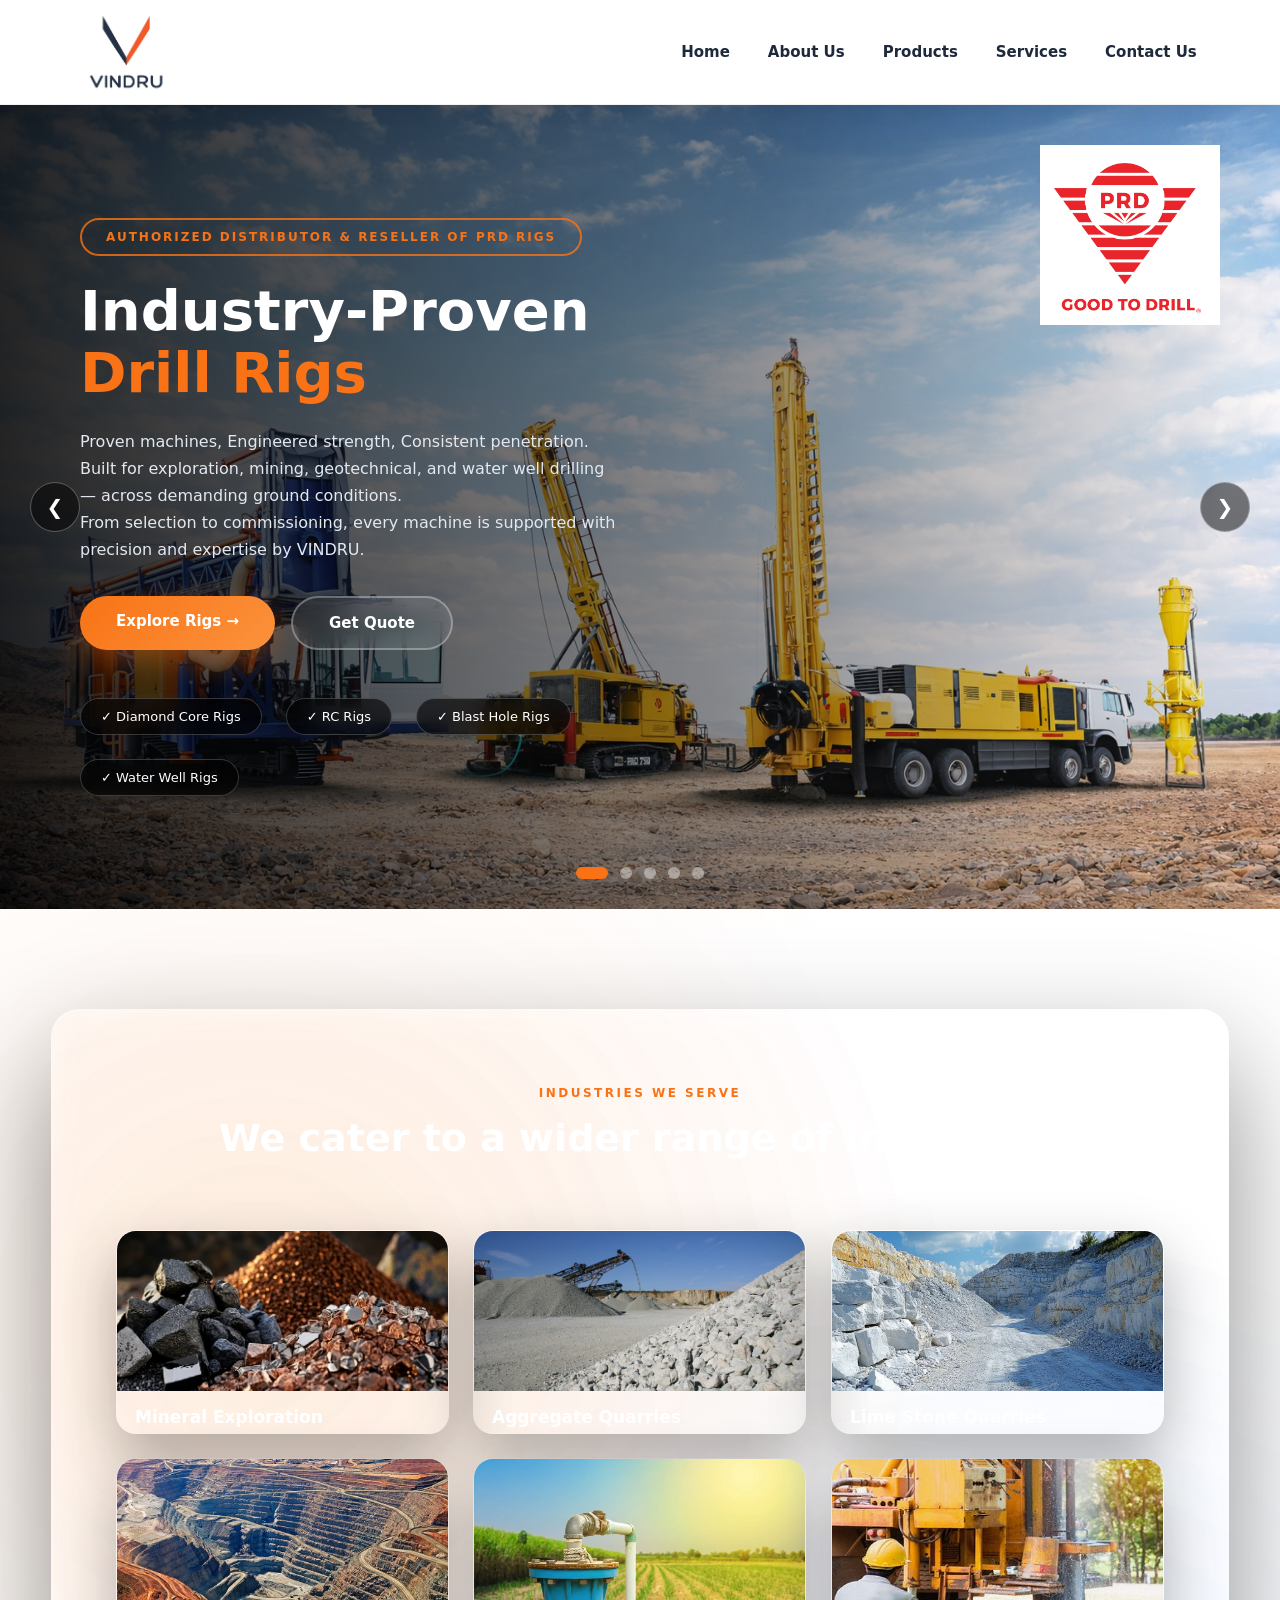
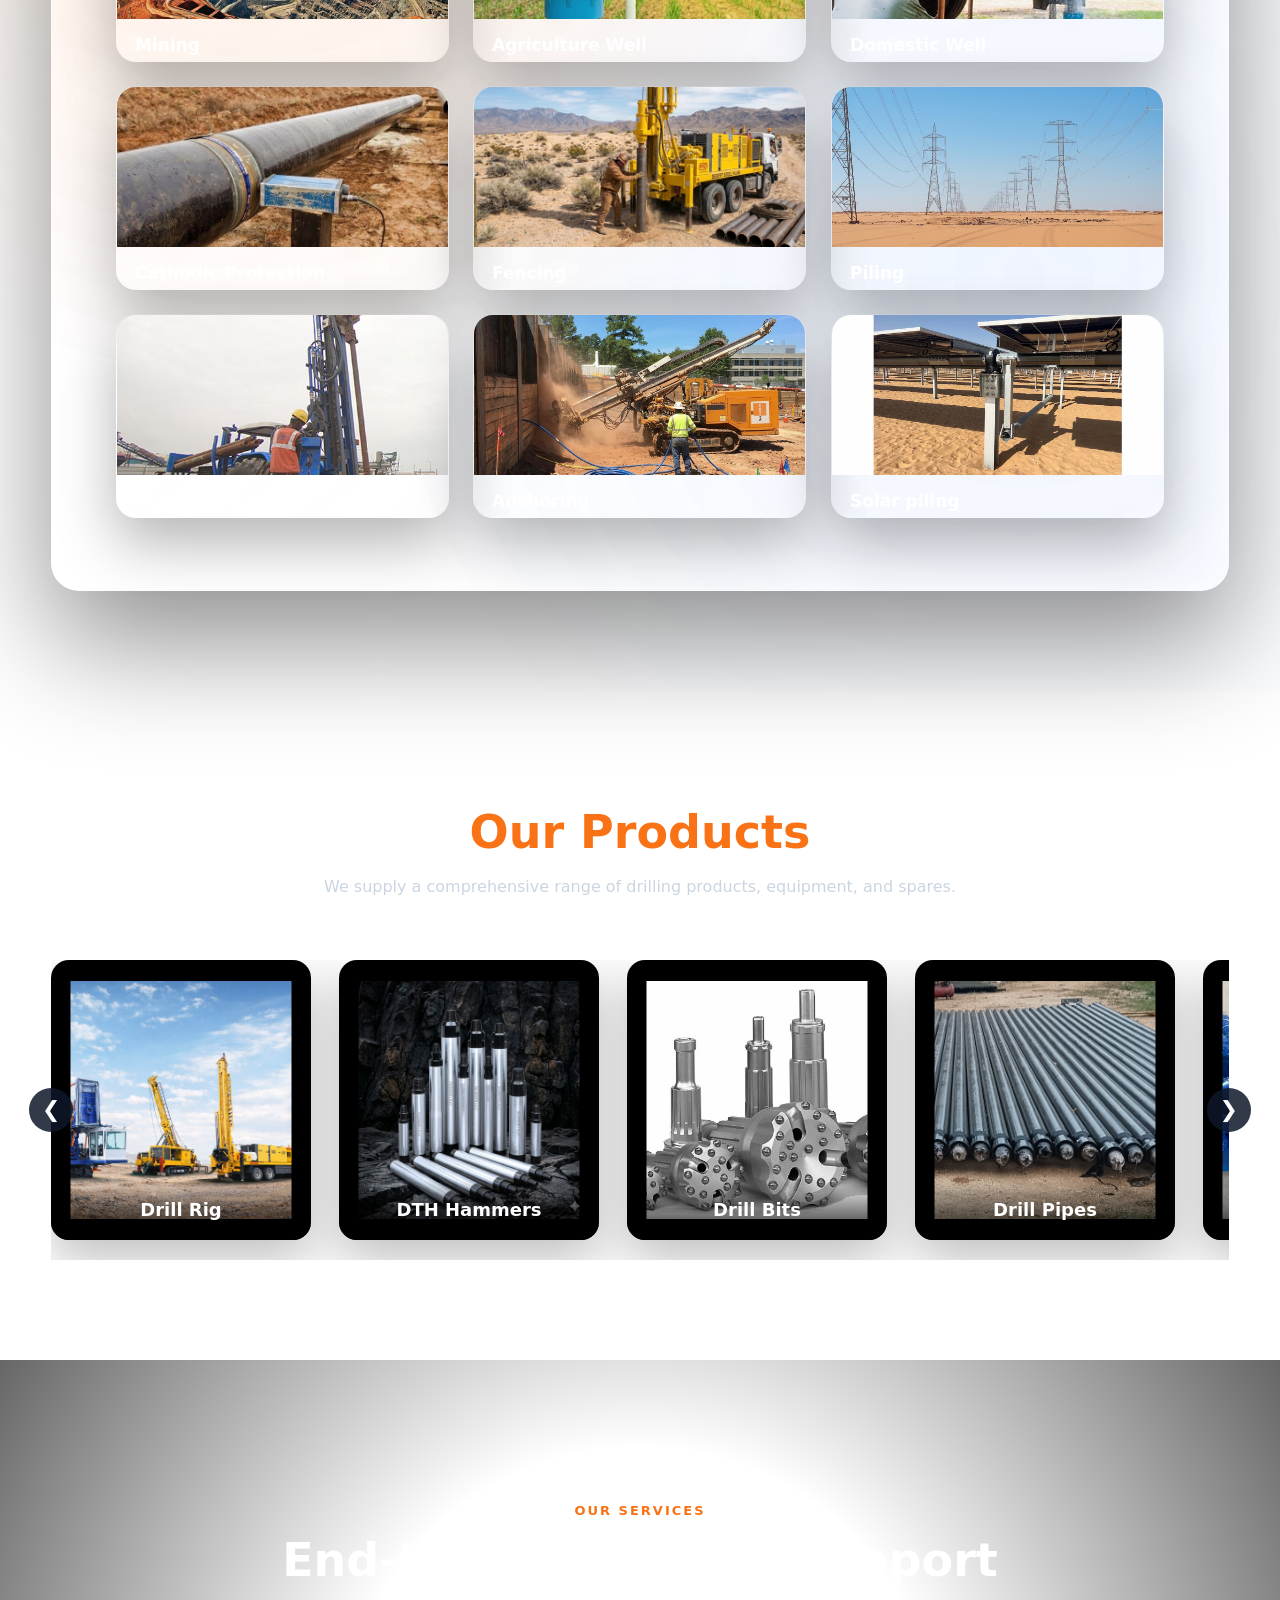
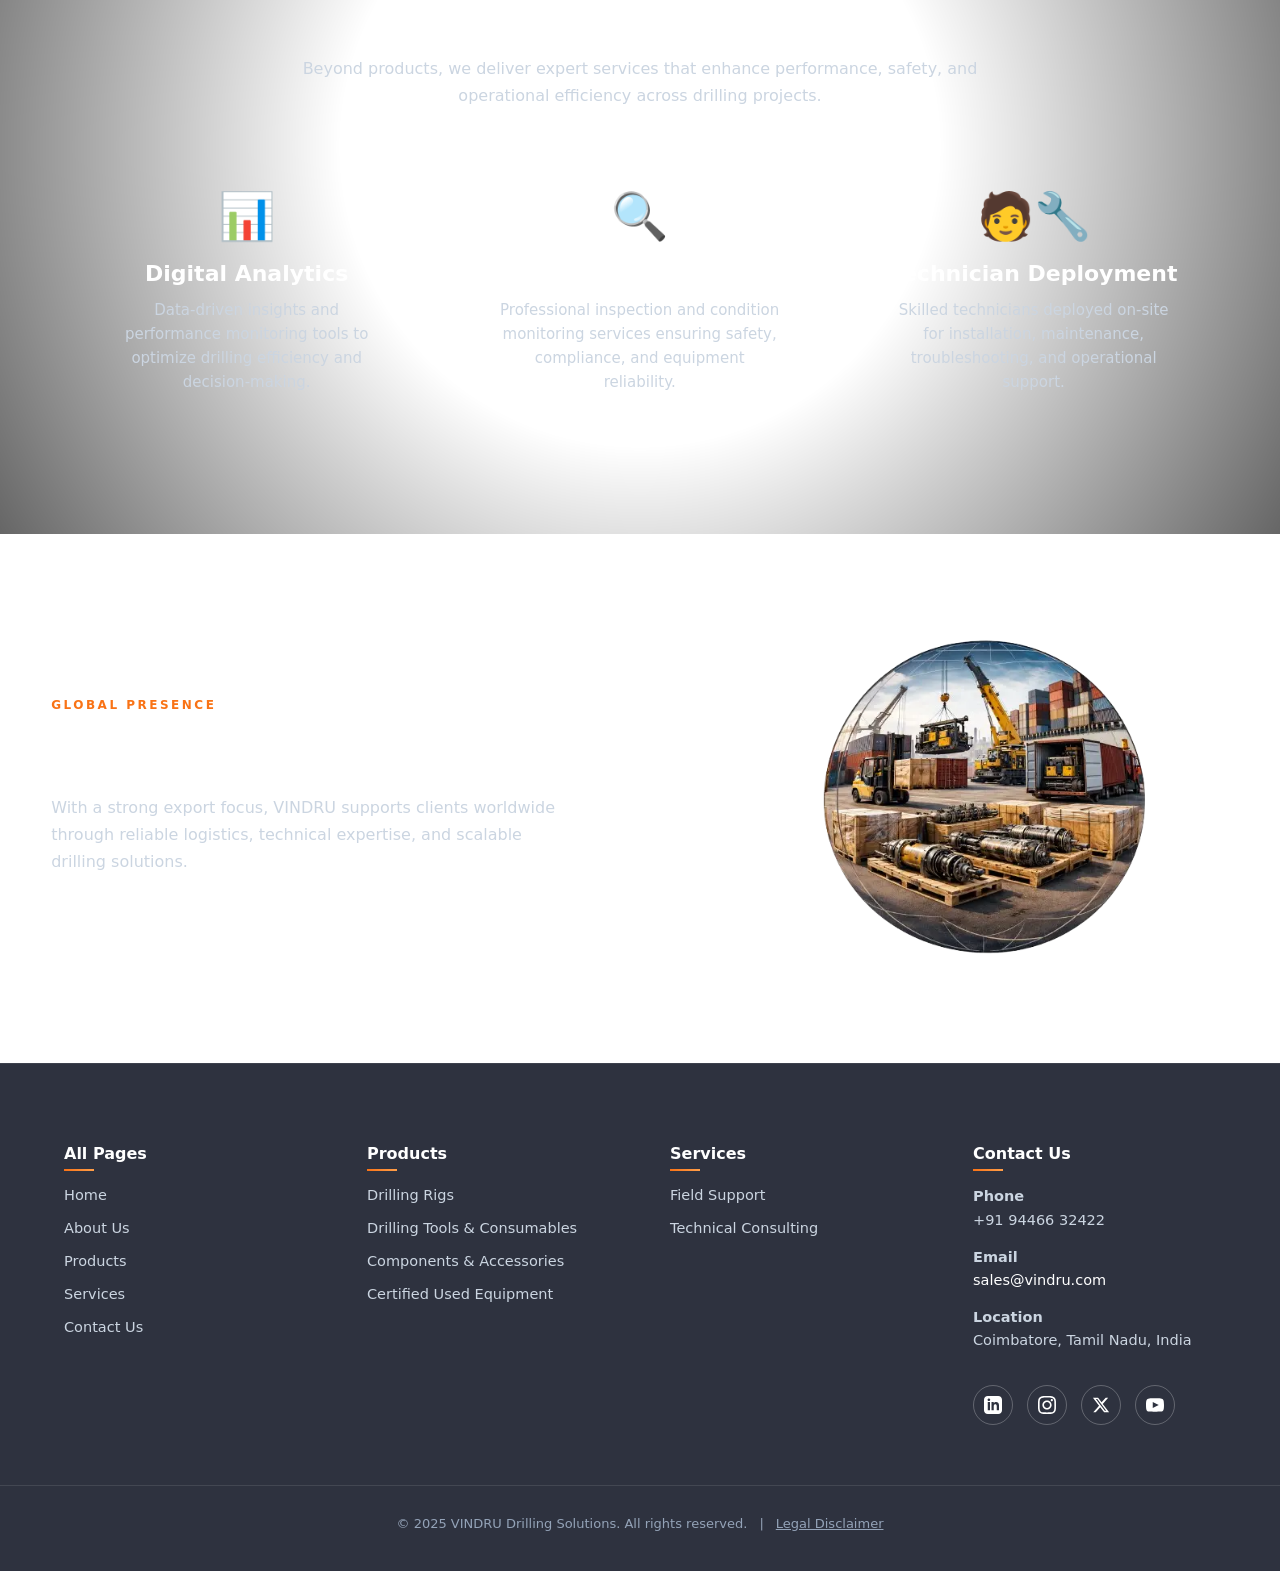
<file: index.html>
<!DOCTYPE html>
<html lang="en">
<head>
  <meta charset="UTF-8" />
  <meta name="viewport" content="width=device-width, initial-scale=1.0" />
  <meta name="description" content="VINDRU - Leading provider of industrial drilling solutions, equipment, and services for mining, construction, and water well applications worldwide.">
  <meta name="keywords" content="drilling solutions, industrial drilling, mining equipment, drill rigs, drilling tools, PRD distributor, drilling services">
  <meta name="author" content="VINDRU Drilling Solutions">
  
  <meta property="og:type" content="website">
  <meta property="og:title" content="VINDRU | Industrial Drilling Solutions">
  <meta property="og:description" content="Leading provider of drilling equipment, tools, and services for mining, construction, and water well applications.">
  <meta property="og:image" content="https://vindru.com/Vindru-LOGO-New.png">
  <meta property="og:url" content="https://vindru.com">
  
  <meta name="twitter:card" content="summary_large_image">
  <meta name="twitter:title" content="VINDRU | Industrial Drilling Solutions">
  <meta name="twitter:description" content="Professional drilling equipment and services for global industrial applications.">
  
  <link rel="icon" type="image/png" href="Vindru-LOGO-New.png">
  
  <title>VINDRU | Industrial Drilling Solutions</title>
  
  <link rel="preload" href="style.css" as="style">
  <link rel="preload" href="Vindru-LOGO-New.png" as="image">
  <link rel="preload" href="vindru-hero-1.png" as="image">
  <link rel="preload" href="vindru-hero-1-mobile.png" as="image" media="(max-width: 900px)">
  
  <link rel="stylesheet" href="style.css" />
  <link rel="stylesheet" href="mobile-fixes.css?v=3">
  <link rel="stylesheet" href="hero-carousel.css">
  
  <script type="application/ld+json">
  {
    "@context": "https://schema.org",
    "@type": "Organization",
    "name": "VINDRU Drilling Solutions",
    "url": "https://vindru.com",
    "logo": "https://vindru.com/Vindru-LOGO-New.png",
    "description": "Industrial drilling solutions provider",
    "address": {
      "@type": "PostalAddress",
      "addressLocality": "Coimbatore",
      "addressRegion": "Tamil Nadu",
      "addressCountry": "IN"
    },
    "contactPoint": {
      "@type": "ContactPoint",
      "telephone": "+91-94466-32422",
      "contactType": "Sales",
      "email": "sales@vindru.com"
    },
    "sameAs": [
      "https://www.linkedin.com/company/vindru",
      "https://www.instagram.com/vindru",
      "https://twitter.com/vindru",
      "https://www.youtube.com/@vindru"
    ]
  }
  </script>
</head>
<body>

<!-- NAVBAR -->
<header class="navbar">
  <div class="nav-container">
    <div class="logo">
      <img src="Vindru-LOGO-New.png" alt="VINDRU - Industrial Drilling Solutions Logo" width="120" height="72" loading="eager">
    </div>
    <nav class="nav-links">
      <a href="home.html">Home</a>
      <a href="about.html">About Us</a>
      <a href="products-new.html">Products</a>
      <a href="services.html">Services</a>
      <a href="contact.html">Contact Us</a>
    </nav>
    <button class="menu-toggle" id="menuToggle" aria-label="Toggle navigation menu" aria-expanded="false">
      <span aria-hidden="true"></span>
      <span aria-hidden="true"></span>
      <span aria-hidden="true"></span>
    </button>
  </div>
</header>

<div class="menu-overlay" id="menuOverlay" role="dialog" aria-label="Mobile navigation menu">
  <nav class="menu-links" role="navigation">
    <a href="home.html">Home</a>
    <a href="about.html">About Us</a>
    <a href="products-new.html">Products</a>
    <a href="services.html">Services</a>
    <a href="contact.html">Contact Us</a>
  </nav>
</div>

<!-- HERO CAROUSEL - DESKTOP -->
<section class="hero-carousel">
  <div class="hero-slides-wrapper">
    <div class="hero-slide active" style="background-image: url('vindru-hero-1.png')">
      <div class="hero-gradient"></div>
      <img src="prd-logo.webp" alt="PRD Logo" class="hero-logo">
      <div class="hero-container">
        <div class="hero-badge">Authorized Distributor & Reseller of PRD RIGS</div>
        <h1 class="hero-title">Industry-Proven <span class="hero-highlight"><br>Drill Rigs</span></h1>
        <p class="hero-desc">Proven machines, Engineered strength, Consistent penetration.<br>Built for exploration, mining, geotechnical, and water well drilling — across demanding ground conditions.<br> From selection to commissioning, every machine is supported with precision and expertise by VINDRU.</p>
        <div class="hero-buttons">
          <a href="products-new.html#rigs-core" class="hero-btn-primary">Explore Rigs →</a>
          <a href="contact.html" class="hero-btn-secondary">Get Quote</a>
        </div>
        <div class="hero-features">
          <span>✓ Diamond Core Rigs</span>
          <span>✓ RC Rigs</span>
          <span>✓ Blast Hole Rigs</span>
          <span>✓ Water Well Rigs</span>
        </div>
      </div>
    </div>
    <div class="hero-slide" style="background-image: url('hero-slide-2.png')">
      <div class="hero-gradient"></div>
      <div class="hero-container">
       
        <h1 class="hero-title">Drill Tools & <span class="hero-highlight">Components</span></h1>
        <p class="hero-desc">Complete range of drilling bits, hammers, rods, and accessories engineered for reliable penetration and consistent core recovery.</p>
        <div class="hero-buttons">
          <a href="products-new.html#drilling-tools" class="hero-btn-primary">Explore Tools →</a>
          <a href="contact.html" class="hero-btn-secondary">Get Quote</a>
        </div>
        <div class="hero-features">
          
          <span>✓ DTH Hammers</span>
          <span>✓ Drill Bits</span>
          <span>✓ Drill Rods</span>
          <span>✓ Core Accessories</span>
          <span>✓ Fishing Tools</span>
          <span>✓ Drilling Fluids & Additives</span>
        </div>
      </div>
    </div>
    <div class="hero-slide" style="background-image: url('hero-slide-3.png')">
      <div class="hero-gradient"></div>
      <div class="hero-container">
       
        <h1 class="hero-title">Engines, Pumps & <span class="hero-highlight">Compressors</span></h1>
        <p class="hero-desc">Range of air compressors, booster systems, industrial engines and water pumps designed to support drilling operations.</p>
        <div class="hero-buttons">
          <a href="products-new.html#components" class="hero-btn-primary">Explore Components →</a>
          <a href="contact.html" class="hero-btn-secondary">Get Quote</a>
        </div>
        <div class="hero-features">
          <span>✓ Air Compressors</span>
          <span>✓ Booster Systems</span>
          <span>✓ Industrial Engines</span>
          <span>✓ Water Pumps</span>
        </div>
      </div>
    </div>
    <div class="hero-slide" style="background-image: url('usedequip-2.png')">
      <div class="hero-gradient"></div>
      <div class="hero-container">
       
        <h1 class="hero-title">Used <span class="hero-highlight">Equipment</span></h1>
        <p class="hero-desc">VINDRU supplies high-quality refurbished and used drilling equipment at unmatched market prices—without compromising on performance or reliability. <br> <br>Each machine is carefully inspected, restored, and performance-tested by our skilled team to ensure operational readiness and durability in demanding field conditions.</p>
        <div class="hero-buttons">
          <a href="products-new.html#used-equipment" class="hero-btn-primary">View Equipment →</a>
          <a href="contact.html" class="hero-btn-secondary">Get Quote</a>
        </div>
        <div class="hero-features">
          <span>✓ Inspected</span>
          <span>✓ Tested</span>
          <span>✓ Certified</span>
          <span>✓ Warranty</span>
        </div>
      </div>
    </div>
    <div class="hero-slide" style="background-image: url('vindru-hero-5.png')">
      <div class="hero-gradient"></div>
      <div class="hero-container">
      
        <h1 class="hero-title">Expert <span class="hero-highlight">Services</span></h1>
        <p class="hero-desc">VINDRU provides specialized Drilling Consultation, Crew Deployment, and Machine Inspection Services designed to maximize performance, reduce downtime, and improve operational efficiency. <br> <br> With deep industry expertise and skilled manpower, we support drilling contractors at every stage — from planning to execution. </p>
        <div class="hero-buttons">
          <a href="services.html" class="hero-btn-primary">Our Services →</a>
          <a href="contact.html" class="hero-btn-secondary">Get Quote</a>
        </div>
        <div class="hero-features">
          <span>✓ Operational Support</span>
          <span>✓ Digital Support</span>
        </div>
      </div>
    </div>
  </div>
  <button class="hero-arrow left" onclick="changeSlide(-1)">&#10094;</button>
  <button class="hero-arrow right" onclick="changeSlide(1)">&#10095;</button>
  <div class="hero-dots">
    <span class="dot active" onclick="goToSlide(0)"></span>
    <span class="dot" onclick="goToSlide(1)"></span>
    <span class="dot" onclick="goToSlide(2)"></span>
    <span class="dot" onclick="goToSlide(3)"></span>
    <span class="dot" onclick="goToSlide(4)"></span>
  </div>
</section>

<!-- MOBILE HERO - VERTICAL SCROLL -->
<div class="mobile-hero">
  <div class="mobile-hero-section">
    <div class="mobile-hero-bg"><img src="vindru-hero-1-mobile.png" alt="Drill Rigs"></div>
    <div class="mobile-hero-overlay"></div>
    <div class="mobile-hero-content">
      <div class="mobile-hero-tag">PRD DISTRIBUTOR</div>
      <h1 class="mobile-hero-title">Drill Rigs</h1>
      <p class="mobile-hero-desc">Proven machines, Engineered strength, Consistent penetration.<br>Built for exploration, mining, geotechnical, and water well drilling — across demanding ground conditions.<br> From selection to commissioning, every machine is supported with precision and expertise.</p>
    </div>
  </div>
  <div class="mobile-hero-section">
    <div class="mobile-hero-bg"><img src="vindru-hero-2-mobile.png" alt="Drill Tools"></div>
    <div class="mobile-hero-overlay"></div>
    <div class="mobile-hero-content">
      <h1 class="mobile-hero-title">Drill Tools & Components</h1>
      <p class="mobile-hero-desc">Complete range of drilling bits, hammers, rods, and accessories engineered for reliable penetration and consistent core recovery.</p>
    </div>
  </div>
  <div class="mobile-hero-section">
    <div class="mobile-hero-bg"><img src="vindru-hero-3-mobile.png" alt="Engines & Pumps"></div>
    <div class="mobile-hero-overlay"></div>
    <div class="mobile-hero-content">
      <h1 class="mobile-hero-title">Engines, Pumps & Compressors</h1>
      <p class="mobile-hero-desc">Range of air compressors, booster systems, industrial engines and water pumps designed to support drilling operations.</p>
    </div>
  </div>
  <div class="mobile-hero-section">
    <div class="mobile-hero-bg"><img src="vindru-hero-4.png" alt="Used Equipment"></div>
    <div class="mobile-hero-overlay"></div>
    <div class="mobile-hero-content">
      
      <h1 class="mobile-hero-title">Used Equipment</h1>
      <p class="mobile-hero-desc">VINDRU supplies high-quality refurbished and used drilling equipment at unmatched market prices—without compromising on performance or reliability. <br><br>Each machine is carefully inspected, restored, and performance-tested by our skilled team to ensure operational readiness and durability in demanding field conditions.</p>
    </div>
  </div>
  <div class="mobile-hero-section">
    <div class="mobile-hero-bg"><img src="vindru-hero-5-mobile.png" alt="Services"></div>
    <div class="mobile-hero-overlay"></div>
    <div class="mobile-hero-content">
      
      <h1 class="mobile-hero-title">Services</h1>
      <p class="mobile-hero-desc">VINDRU provides specialized Drilling Consultation, Crew Deployment, and Machine Inspection Services designed to maximize performance, reduce downtime, and improve operational efficiency. <br> <br> With deep industry expertise and skilled manpower, we support drilling contractors at every stage — from planning to execution.</p>
    </div>
  </div>
  <div class="mobile-hero-pagination">
    <div class="mobile-hero-dot active"></div>
    <div class="mobile-hero-dot"></div>
    <div class="mobile-hero-dot"></div>
    <div class="mobile-hero-dot"></div>
    <div class="mobile-hero-dot"></div>
  </div>
</div>

<script>
let currentSlideIndex = 0;

function changeSlide(direction) {
  const slides = document.querySelectorAll('.hero-slide');
  const dots = document.querySelectorAll('.dot');
  slides[currentSlideIndex].classList.remove('active');
  dots[currentSlideIndex].classList.remove('active');
  currentSlideIndex += direction;
  if (currentSlideIndex >= slides.length) currentSlideIndex = 0;
  if (currentSlideIndex < 0) currentSlideIndex = slides.length - 1;
  slides[currentSlideIndex].classList.add('active');
  dots[currentSlideIndex].classList.add('active');
}

function goToSlide(index) {
  const slides = document.querySelectorAll('.hero-slide');
  const dots = document.querySelectorAll('.dot');
  slides[currentSlideIndex].classList.remove('active');
  dots[currentSlideIndex].classList.remove('active');
  currentSlideIndex = index;
  slides[currentSlideIndex].classList.add('active');
  dots[currentSlideIndex].classList.add('active');
}

setInterval(() => changeSlide(1), 8000);

if (window.innerWidth <= 900) {
  const sections = document.querySelectorAll('.mobile-hero-section');
  const dots = document.querySelectorAll('.mobile-hero-dot');
  const observer = new IntersectionObserver((entries) => {
    entries.forEach(entry => {
      if (entry.isIntersecting) {
        const index = Array.from(sections).indexOf(entry.target);
        dots.forEach((dot, i) => dot.classList.toggle('active', i === index));
      }
    });
  }, { threshold: 0.5 });
  sections.forEach(section => observer.observe(section));
}
</script>

<section class="industries-section reveal section full-width" id="industries">
  <div class="industries-glass">
    <div class="industries-container">
      <div class="industries-content reveal">
        <span class="section-tag">INDUSTRIES WE SERVE</span>
        <h2>We cater to a wider range of industries</h2>
       
      </div>
      <div class="industries-grid">
        <div class="industry-card reveal">
          <img src="Mineral Exploration.png" alt="Mineral exp" loading="lazy" width="400" height="300">
          <h3>Mineral Exploration </h3>
          
        </div>
        <div class="industry-card reveal">
          <img src="Aggregate Quarries.jpg" alt="Aggregate Quarries" loading="lazy" width="400" height="300">
          <h3>Aggregate Quarries</h3>
          
        </div>
        <div class="industry-card reveal">
          <img src="Lime Stone Quarries.png" alt="Lime Stone Quarries" loading="lazy" width="400" height="300">
          <h3>Lime Stone Quarries</h3>
         
        </div>
        <div class="industry-card reveal">
          <img src="Mining.jpg" alt="Mining" loading="lazy" width="400" height="300">
          <h3>Mining </h3>
          
        </div>
        <div class="industry-card reveal">
          <img src="Agriculture Well.png" alt="Agriculture Well" loading="lazy" width="400" height="300">
          <h3>Agriculture Well</h3>
          
        </div>
        <div class="industry-card reveal">
          <img src="Domestic Well.jpg" alt="Domestic Well" loading="lazy" width="400" height="300">
          <h3>Domestic Well</h3>
          
        </div>
        <div class="industry-card reveal">
          <img src="Cathodic Protection.jpg" alt="Cathodic Protection " loading="lazy" width="400" height="300">
          <h3>Cathodic Protection</h3>
         
        </div>
        <div class="industry-card reveal">
          <img src="Fencing Piling.png" alt="Fencing" loading="lazy" width="400" height="300">
          <h3>Fencing</h3>
          
        </div>
        <div class="industry-card reveal">
          <img src="piling.png" alt="Piling" loading="lazy" width="400" height="300">
          <h3>Piling</h3>
          
        </div>
        <div class="industry-card reveal">
          <img src="Soil Testing.jpeg" alt="Soil Testing " loading="lazy" width="400" height="300">
          <h3>Soil Testing</h3>
          
        </div>
        <div class="industry-card reveal">
          <img src="Anchoring.png" alt="Anchoring" loading="lazy" width="400" height="300">
          <h3>Anchoring</h3>
          
        </div>
        <div class="industry-card reveal">
          <img src="Solar piling.png" alt="Solar piling" loading="lazy" width="400" height="300">
          <h3>Solar piling</h3>
          
        </div>
    </div>
</section>

<section class="products-section section full-width">
  <div class="container">
    <div class="products-header">
      
      <h2 class="section-title" style="color: #f97316;">Our Products</h2>
      <p class="section-subtitle">We supply a comprehensive range of drilling products, equipment, and spares.</p>
    </div>
    <div class="products-wrapper">
      <button class="scroll-btn left" aria-label="Scroll left">&#10094;</button>
      <div class="products-scroll">
        <a href="products-new.html#rigs-core" class="product-card reveal"><div class="product-image"><img src="vindru-hero-1.png" alt="Drill Rig" loading="lazy" width="260" height="280"></div><h3>Drill Rig</h3></a>
        <a href="products-new.html#tools-hammers" class="product-card reveal"><div class="product-image"><img src="hammer.png" alt="Hammers" loading="lazy" width="260" height="280"></div><h3>DTH Hammers</h3></a>
        <a href="products-new.html#tools-bits" class="product-card reveal"><div class="product-image"><img src="DTH Bits.jpeg" alt="Drill Bits" loading="lazy" width="260" height="280"></div><h3>Drill Bits</h3></a>
        <a href="products-new.html#tools-rods" class="product-card reveal"><div class="product-image"><img src="Drill Pipes.jpg" alt="Drill Pipes" loading="lazy" width="260" height="280"></div><h3>Drill Pipes</h3></a>
        <a href="products-new.html#tools-accessories" class="product-card reveal"><div class="product-image"><img src="ROTARY-OG.webp" alt="Rotary Tools" loading="lazy" width="260" height="280"></div><h3>Rotary Tools</h3></a>
        <a href="products-new.html#comp-compressors" class="product-card reveal"><div class="product-image"><img src="compressors-and-pumps.png" alt="Compressors & Pumps" loading="lazy" width="260" height="280"></div><h3>Compressors & Pumps</h3></a>
        <a href="products-new.html#comp-boosters" class="product-card reveal"><div class="product-image"><img src="engines.png" alt="Engines" loading="lazy" width="260" height="280"></div><h3>Engines</h3></a>
        <a href="products-new.html#tools-fluids" class="product-card reveal"><div class="product-image"><img src="consumables.png" alt="Consumables" loading="lazy" width="260" height="280"></div><h3>Consumables</h3></a>
        <a href="products-new.html#comp-spares" class="product-card reveal"><div class="product-image"><img src="spares.png" alt="Other Spares" loading="lazy" width="260" height="280"></div><h3>Other Spares</h3></a>
        <a href="products-new.html#rigs" class="product-card reveal"><div class="product-image"><img src="usedequip-2.png" alt="Used Certified Equipment" loading="lazy" width="260" height="280"></div><h3>Used Certified Equipments</h3></a>
      </div>
      <button class="scroll-btn right" aria-label="Scroll right">&#10095;</button>
    </div>
</section>

<section class="services-section section full-width" id="services">
  <div class="services-header reveal">
    <span class="services-tag">OUR SERVICES</span>
    <h2 class="section-title">End-to-End Drilling Support Services</h2>
    <p class="section-subtitle">Beyond products, we deliver expert services that enhance performance, safety, and operational efficiency across drilling projects.</p>
  </div>
  <div class="services-grid">
    <div class="service-card reveal"><div class="service-icon">📊</div><h3>Digital Analytics</h3><p>Data-driven insights and performance monitoring tools to optimize drilling efficiency and decision-making.</p></div>
    <div class="service-card reveal"><div class="service-icon">🔍</div><h3>Inspection Services</h3><p>Professional inspection and condition monitoring services ensuring safety, compliance, and equipment reliability.</p></div>
    <div class="service-card reveal"><div class="service-icon">🧑🔧</div><h3>Technician Deployment</h3><p>Skilled technicians deployed on-site for installation, maintenance, troubleshooting, and operational support.</p></div>
</section>

<section class="global-section reveal section full-width">
  <div class="global-container">
    <div class="global-content">
      <span class="section-tag">GLOBAL PRESENCE</span>
      <h2>Supply Across the Globe</h2>
      <p>With a strong export focus, VINDRU supports clients worldwide through reliable logistics, technical expertise, and scalable drilling solutions. </p>
    </div>
    <div class="global-image">
      <img src="global-2.webp" alt="Global Presence Map" loading="lazy" width="600" height="450">
    </div>
</section>

<footer class="vindru-footer">
  <div class="footer-wrapper">
    <div class="footer-container">
      <div class="footer-col">
        <h4>All Pages</h4>
        <ul>
          <li><a href="home.html">Home</a></li>
          <li><a href="about.html">About Us</a></li>
          <li><a href="products-new.html">Products</a></li>
          <li><a href="services.html">Services</a></li>
          <li><a href="contact.html">Contact Us</a></li>
        </ul>
      </div>
      <div class="footer-col">
        <h4>Products</h4>
        <ul>
          <li><a href="products-new.html#vin-saver">Drilling Rigs</a></li>
          <li><a href="products-new.html#drilling-tools">Drilling Tools & Consumables</a></li>
          <li><a href="products-new.html#components">Components & Accessories</a></li>
          <li><a href="products-new.html#used-equipment">Certified Used Equipment</a></li>
        </ul>
      </div>
      <div class="footer-col">
        <h4>Services</h4>
        <ul>
          <li><a href="services.html#field-support">Field Support</a></li>
          <li><a href="services.html#technical-consulting">Technical Consulting</a></li>
        </ul>
      </div>
      <div class="footer-col footer-contact">
        <h4>Contact Us</h4>
        <p><strong>Phone</strong><br>+91 94466 32422</p>
        <p><strong>Email</strong><br><a href="mailto:sales@vindru.com">sales@vindru.com</a></p>
        <p><strong>Location</strong><br>Coimbatore, Tamil Nadu, India</p>
        <div class="footer-socials">
          <a href="https://www.linkedin.com/company/vindru" target="_blank" rel="noopener" aria-label="LinkedIn"><svg width="18" height="18" fill="currentColor" viewBox="0 0 24 24"><path d="M19 0h-14c-2.761 0-5 2.239-5 5v14c0 2.761 2.239 5 5 5h14c2.762 0 5-2.239 5-5v-14c0-2.761-2.238-5-5-5zm-11 19h-3v-11h3v11zm-1.5-12.268c-.966 0-1.75-.79-1.75-1.764s.784-1.764 1.75-1.764 1.75.79 1.75 1.764-.783 1.764-1.75 1.764zm13.5 12.268h-3v-5.604c0-3.368-4-3.113-4 0v5.604h-3v-11h3v1.765c1.396-2.586 7-2.777 7 2.476v6.759z"/></svg></a>
          <a href="https://www.instagram.com/vindru" target="_blank" rel="noopener" aria-label="Instagram"><svg width="18" height="18" fill="currentColor" viewBox="0 0 24 24"><path d="M12 2.163c3.204 0 3.584.012 4.85.07 3.252.148 4.771 1.691 4.919 4.919.058 1.265.069 1.645.069 4.849 0 3.205-.012 3.584-.069 4.849-.149 3.225-1.664 4.771-4.919 4.919-1.266.058-1.644.07-4.85.07-3.204 0-3.584-.012-4.849-.07-3.26-.149-4.771-1.699-4.919-4.92-.058-1.265-.07-1.644-.07-4.849 0-3.204.013-3.583.07-4.849.149-3.227 1.664-4.771 4.919-4.919 1.266-.057 1.645-.069 4.849-.069zm0-2.163c-3.259 0-3.667.014-4.947.072-4.358.2-6.78 2.618-6.98 6.98-.059 1.281-.073 1.689-.073 4.948 0 3.259.014 3.668.072 4.948.2 4.358 2.618 6.78 6.98 6.98 1.281.058 1.689.072 4.948.072 3.259 0 3.668-.014 4.948-.072 4.354-.2 6.782-2.618 6.979-6.98.059-1.28.073-1.689.073-4.948 0-3.259-.014-3.667-.072-4.947-.196-4.354-2.617-6.78-6.979-6.98-1.281-.059-1.69-.073-4.949-.073zm0 5.838c-3.403 0-6.162 2.759-6.162 6.162s2.759 6.163 6.162 6.163 6.162-2.759 6.162-6.163c0-3.403-2.759-6.162-6.162-6.162zm0 10.162c-2.209 0-4-1.79-4-4 0-2.209 1.791-4 4-4s4 1.791 4 4c0 2.21-1.791 4-4 4zm6.406-11.845c-.796 0-1.441.645-1.441 1.44s.645 1.44 1.441 1.44c.795 0 1.439-.645 1.439-1.44s-.644-1.44-1.439-1.44z"/></svg></a>
          <a href="https://twitter.com/vindru" target="_blank" rel="noopener" aria-label="X (Twitter)"><svg width="18" height="18" fill="currentColor" viewBox="0 0 24 24"><path d="M18.244 2.25h3.308l-7.227 8.26 8.502 11.24H16.17l-5.214-6.817L4.99 21.75H1.68l7.73-8.835L1.254 2.25H8.08l4.713 6.231zm-1.161 17.52h1.833L7.084 4.126H5.117z"/></svg></a>
          <a href="https://www.youtube.com/@vindru" target="_blank" rel="noopener" aria-label="YouTube"><svg width="18" height="18" fill="currentColor" viewBox="0 0 24 24"><path d="M19.615 3.184c-3.604-.246-11.631-.245-15.23 0-3.897.266-4.356 2.62-4.385 8.816.029 6.185.484 8.549 4.385 8.816 3.6.245 11.626.246 15.23 0 3.897-.266 4.356-2.62 4.385-8.816-.029-6.185-.484-8.549-4.385-8.816zm-10.615 12.816v-8l8 3.993-8 4.007z"/></svg></a>
        </div>
      </div>
    </div>
    <div class="footer-bottom">
      © 2025 VINDRU Drilling Solutions. All rights reserved.
      <span class="footer-separator">|</span>
      <button id="openLegal" class="footer-legal-link">Legal Disclaimer</button>
    </div>
  </div>
</footer>

<!-- Legal Disclaimer Modal -->
<div id="legalModal" class="legal-modal">
  <div class="legal-box">
    <button class="legal-close" id="closeLegal">&times;</button>
    <h2>Legal Disclaimer</h2>
    <div class="legal-scroll">
      <h4>Legal Disclaimer</h4>
      <p>VINDRU (Vindru Drilling Solutions Corp) provides access to information and materials (the "Information") on www.vindru.com, subject to the Terms of Use and this Disclaimer. By accessing or using this Website, you acknowledge and agree to be bound by the Terms of Use and this Disclaimer. If you do not agree with these terms, you are advised not to access or use the Website.</p>
      <h4>Copyright</h4>
      <p>© Vindru Drilling Solutions Corp. 2025. All rights reserved. Except as expressly permitted in this Website, no part of the information or content may be reproduced, distributed, or transmitted in any form or by any means without the prior written consent of VINDRU.</p>
      <h4>Trademarks</h4>
      <p>VINDRU, including the VINDRU name, logos, graphics, service marks, and "vindru.com," are trademarks of VINDRU. Except as expressly permitted herein, these trademarks may not be used without prior written authorization from VINDRU.</p>
      <h4>Website Access and Use</h4>
      <p>Subject to the terms and conditions outlined in the Terms of Use and this Disclaimer, VINDRU grants you a limited, non-exclusive, non-transferable, and restricted right to access, use, and display this Website and its contents.</p>
      <h4>Third-Party Links</h4>
      <p>This Website may contain links to third-party websites that are not under the control of VINDRU. VINDRU assumes no responsibility or liability for the content, accuracy, or functionality of any external websites accessible through such links.</p>
      <h4>Governing Law and Jurisdiction</h4>
      <p>By accessing this Website, you agree that all matters arising out of or relating to this Website, including any disputes involving VINDRU, shall be governed by the laws of the Republic of India. You also agree to submit to the exclusive jurisdiction of the courts located in Coimbatore, Tamil Nadu.</p>
    </div>
  </div>
</div>

<script>
const elements = document.querySelectorAll('.reveal, .reveal-left, .reveal-right, .reveal-delay');
const observer = new IntersectionObserver(entries => { entries.forEach(entry => { if (entry.isIntersecting) { entry.target.classList.add('active'); observer.unobserve(entry.target); } }); }, { threshold: 0.15 });
elements.forEach(el => observer.observe(el));
</script>

<script src="products-scroll.js"></script>
<script src="reveal.js"></script>

<script>
const toggle = document.getElementById("menuToggle");
const overlay = document.getElementById("menuOverlay");
toggle.addEventListener("click", () => { overlay.classList.toggle("active"); });
overlay.addEventListener("click", () => { overlay.classList.remove("active"); });
</script>

<script>
const openLegal = document.getElementById("openLegal");
const closeLegal = document.getElementById("closeLegal");
const modal = document.getElementById("legalModal");

if(openLegal && closeLegal && modal) {
  openLegal.onclick = () => modal.classList.add("active");
  closeLegal.onclick = () => modal.classList.remove("active");
  modal.onclick = e => {
    if(e.target === modal) modal.classList.remove("active");
  };
}
</script>

</body>
</html>
</file>
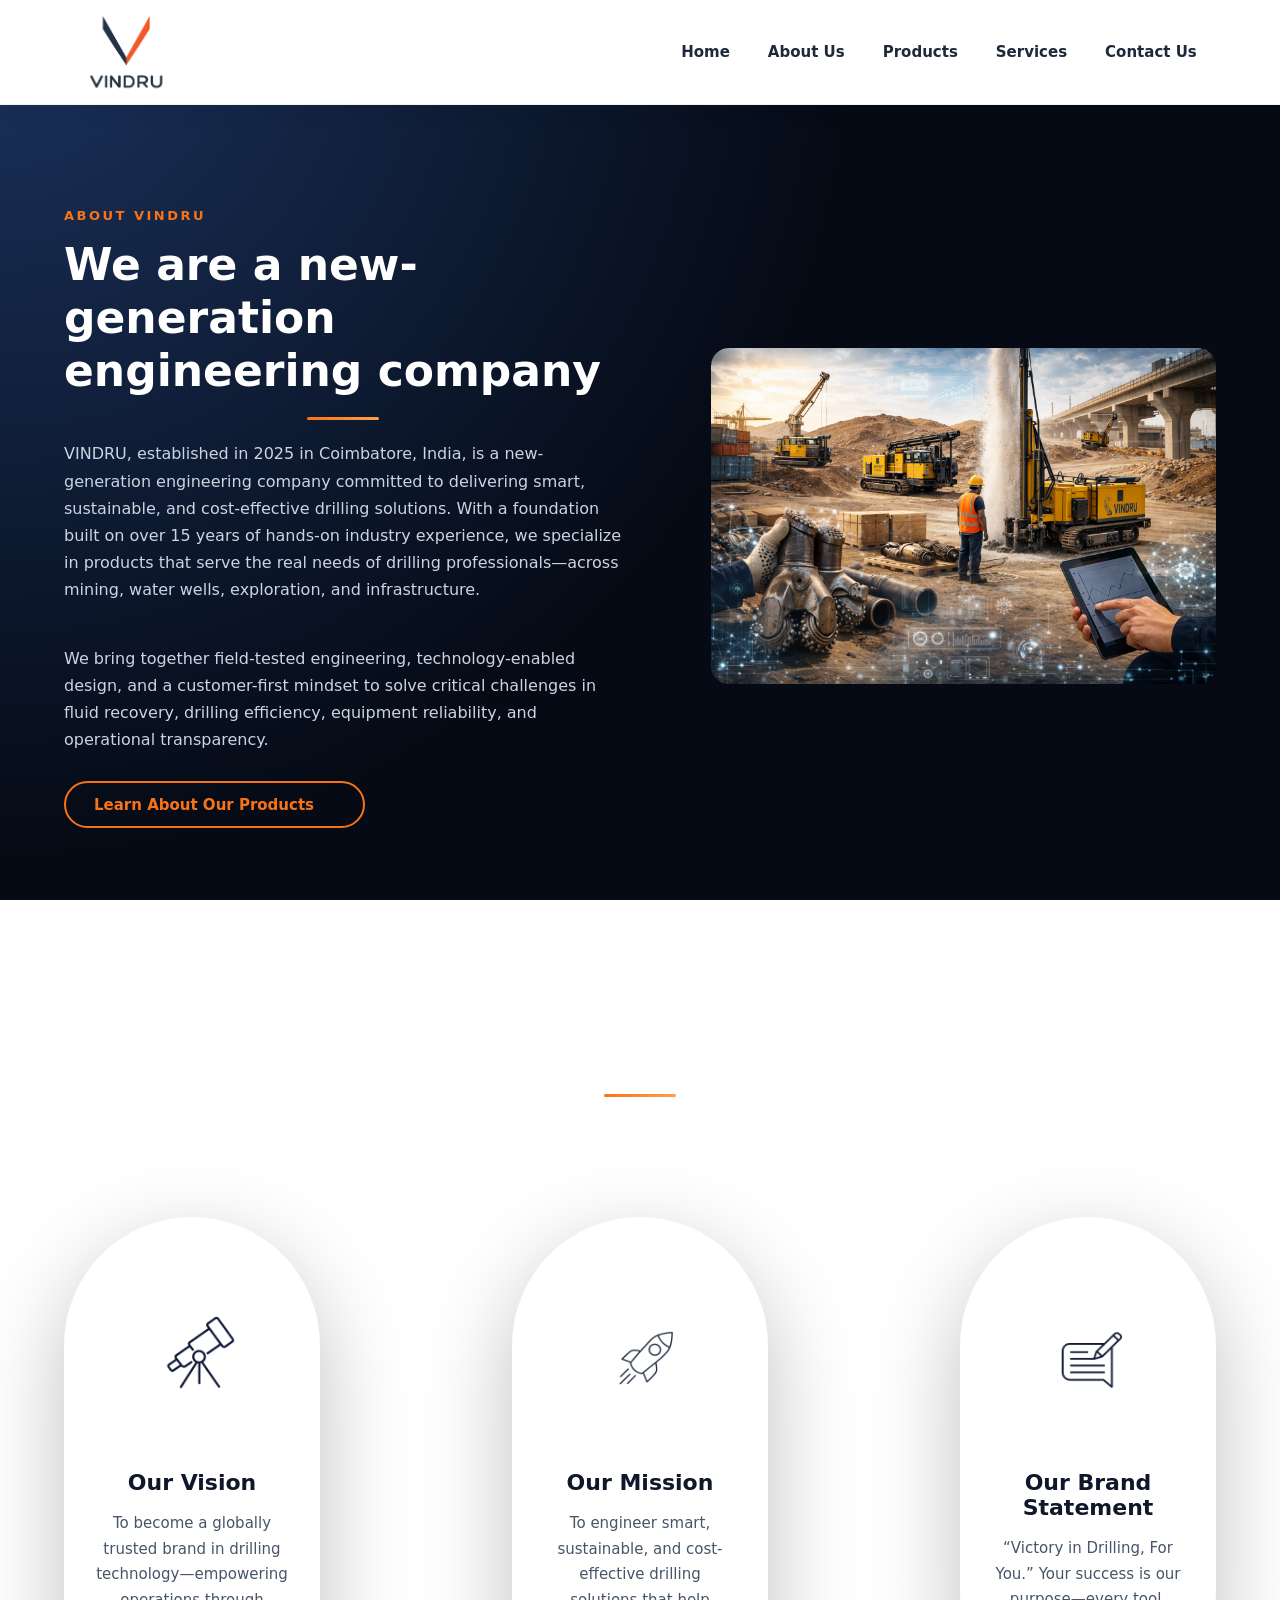
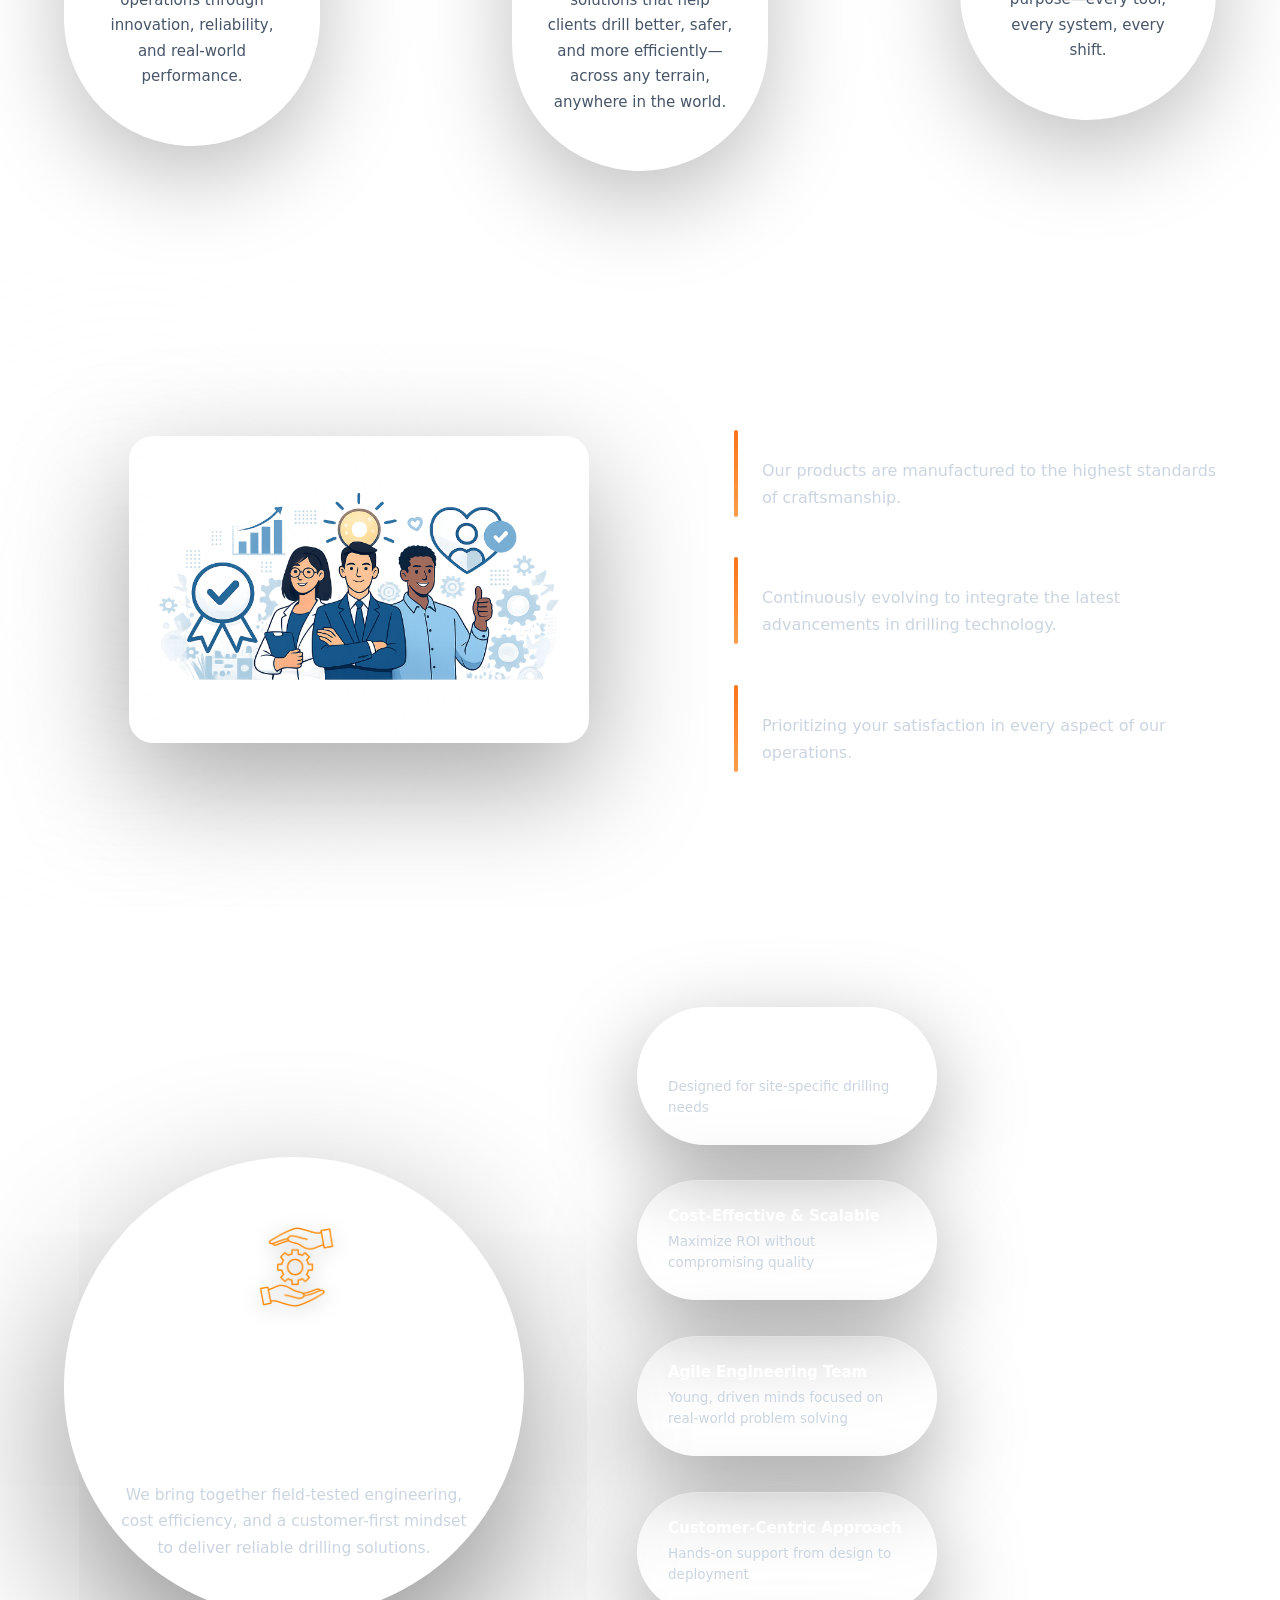
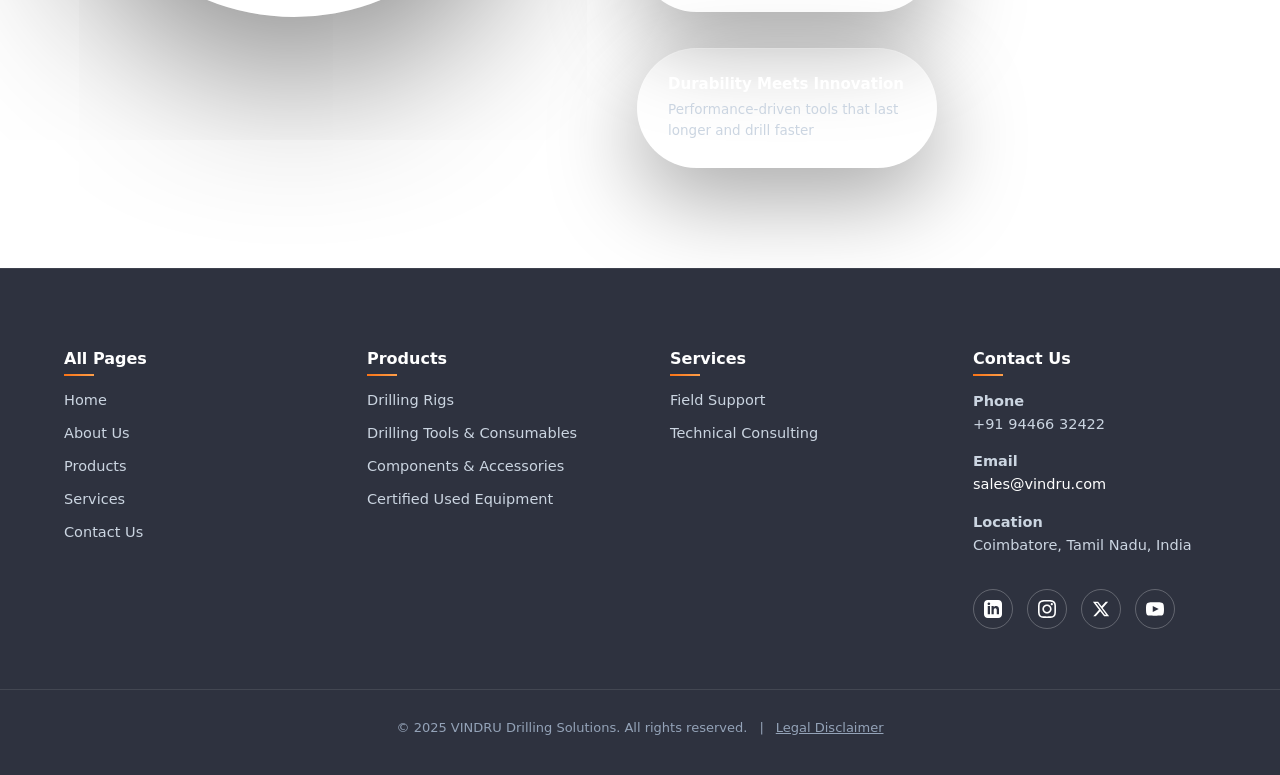
<file: about.html>
<!DOCTYPE html>
<html lang="en">
<head>
  <meta charset="UTF-8" />
  <meta name="viewport" content="width=device-width, initial-scale=1.0" />
  <meta name="description" content="Learn about VINDRU - A new-generation engineering company delivering smart, sustainable drilling solutions. Discover our vision, mission, and commitment to excellence.">
  <meta name="keywords" content="VINDRU about, drilling company, engineering solutions, drilling technology, industrial equipment, mining solutions">
  <meta name="author" content="VINDRU Drilling Solutions">
  
  <!-- Open Graph / Social Media -->
  <meta property="og:type" content="website">
  <meta property="og:title" content="About VINDRU | Industrial Drilling Solutions">
  <meta property="og:description" content="New-generation engineering company committed to delivering smart, sustainable, and cost-effective drilling solutions worldwide.">
  <meta property="og:image" content="https://vindru.com/Vindru-LOGO-New.png">
  <meta property="og:url" content="https://vindru.com/about.html">
  
  <!-- Twitter Card -->
  <meta name="twitter:card" content="summary_large_image">
  <meta name="twitter:title" content="About VINDRU | Industrial Drilling Solutions">
  <meta name="twitter:description" content="New-generation engineering company delivering smart drilling solutions.">
  
  <!-- Favicon -->
  <link rel="icon" type="image/png" href="Vindru-LOGO-New.png">
  
  <title>About Us | VINDRU - Industrial Drilling Solutions</title>
  
  <!-- Preload critical assets -->
  <link rel="preload" href="style.css" as="style">
  <link rel="preload" href="about.css" as="style">

  <!-- Global Styles -->
  <link rel="stylesheet" href="style.css">
  <link rel="stylesheet" href="about.css">
</head>

<body>

<!-- ================= NAVBAR ================= -->
<header class="navbar">
  <div class="nav-container">

    <div class="logo">
      <img src="Vindru-LOGO-New.png" alt="VINDRU">
    </div>

    <!-- DESKTOP MENU -->
    <nav class="nav-links">
      <a href="index.html">Home</a>
      <a href="about.html">About Us</a>
      <a href="products-new.html">Products</a>
      <a href="services.html">Services</a>
      <a href="contact.html">Contact Us</a>
    </nav>

    <!-- MOBILE HAMBURGER -->
    <div class="menu-toggle" id="menuToggle">
      <span></span>
      <span></span>
      <span></span>
    </div>

  </div>
</header>

<div class="menu-overlay" id="menuOverlay">
  <nav class="menu-links">
    <a href="index.html">Home</a>
    <a href="about.html">About Us</a>
    <a href="products-new.html">Products</a>
    <a href="services.html">Services</a>
    <a href="contact.html">Contact Us</a>
  </nav>
</div>

<main class="about-page">

<!-- ================= ABOUT VINDRU ================= -->
<section class="about-hero section full-width">
  <div class="container about-hero-grid">

    <!-- TEXT FROM LEFT -->
    <div class="about-hero-content reveal reveal-left">
      <span class="section-tag">ABOUT VINDRU</span>

      <h2>We are a new-generation engineering company</h2>
      <div class="accent-line"></div>

      <p>
        VINDRU, established in 2025 in Coimbatore, India, is a new-generation engineering company committed to delivering smart, sustainable, and cost-effective drilling solutions. With a foundation built on over 15 years of hands-on industry experience, we specialize in products that serve the real needs of drilling professionals—across mining, water wells, exploration, and infrastructure.
      </p>
        <br>
      <p>
        We bring together field-tested engineering, technology-enabled design, and a customer-first mindset to solve critical challenges in fluid recovery, drilling efficiency, equipment reliability, and operational transparency. 
      </p>

      <div class="about-cta">
        <a href="products-new.html" class="btn-outline">Learn About Our Products</a>
      </div>
    </div>

    <!-- IMAGE FROM RIGHT -->
    <div class="about-hero-image reveal reveal-right delay-1">
      <img src="about us.png" alt="VINDRU Engineering Operations" loading="lazy" width="600" height="400">
    </div>

  </div>
</section>

<!-- ================= WHAT VINDRU MEANS ================= -->
<!-- ================= WHAT VINDRU MEANS ================= -->
<section class="about-vision-mission section full-width">
  <div class="container vm-header">

    <h2 class="section-heading reveal">What VINDRU Means</h2>
    <div class="accent-line reveal delay-1"></div>

    <div class="vision-mission-grid">

      <div class="vm-card reveal reveal-scale delay-1">
        <div class="vm-illustration">
          <img src="vision.png" alt="Our Vision" loading="lazy" width="200" height="200">
        </div>
        <h3>Our Vision</h3>
        <p>
          To become a globally trusted brand in drilling technology—empowering operations
          through innovation, reliability, and real-world performance.
        </p>
      </div>

      <div class="vm-card reveal reveal-scale delay-2">
        <div class="vm-illustration">
          <img src="mission.png" alt="Our Mission" loading="lazy" width="200" height="200">
        </div>
        <h3>Our Mission</h3>
        <p>
          To engineer smart, sustainable, and cost-effective drilling solutions that help clients drill better, safer, and more efficiently—across any terrain, anywhere in the world.
        </p>
      </div>

      <div class="vm-card reveal reveal-scale delay-3">
        <div class="vm-illustration">
          <img src="state.png" alt="Our Brand Statement" loading="lazy" width="200" height="200">
        </div>
        <h3>Our Brand Statement</h3>
        <p>
          “Victory in Drilling, For You.”  
          Your success is our purpose—every tool, every system, every shift.
        </p>
      </div>

    </div>

  </div>
</section>

<!-- ================= WHY VINDRU ================= -->
<section class="about-why section full-width">
  <div class="container why-layout">

    <!-- IMAGE FROM LEFT -->
    <div class="why-visual reveal reveal-left">
      <img src="why.png" alt="Why VINDRU" loading="lazy" width="460" height="460">
    </div>

    <!-- CONTENT FROM RIGHT -->
    <div class="why-content reveal reveal-right delay-1">
      <h2>Why VINDRU</h2>
      

      <div class="why-item reveal delay-2">
        <h3>Quality</h3>
        <p>Our products are manufactured to the highest standards of craftsmanship.</p>
      </div>

      <div class="why-item reveal delay-3">
        <h3>Innovation</h3>
        <p>Continuously evolving to integrate the latest advancements in drilling technology.</p>
      </div>

      <div class="why-item reveal delay-4">
        <h3>Customer Focus</h3>
        <p>Prioritizing your satisfaction in every aspect of our operations.</p>
      </div>
    </div>

  </div>
</section>

<!-- ================= UNIQUE VALUE ================= -->
<section class="unique-value section full-width">
  <div class="container uv-wrapper">

    <!-- LEFT -->
    <div class="uv-left reveal reveal-scale">
      <div class="uv-main-circle">
        <div class="uv-main-content">
          <img src="unique.png" alt="Value Icon" class="uv-main-image" loading="lazy" width="120" height="120">

          <h2>Our Unique<br>Value Proposition</h2>
          

          <p>
            We bring together field-tested engineering, cost efficiency,
            and a customer-first mindset to deliver reliable drilling solutions.
          </p>
        </div>
      </div>
    </div>

    <!-- RIGHT -->
    <div class="uv-right">

      <div class="uv-pill reveal delay-1">
        <h4>Custom Engineered Solutions</h4>
        <p>Designed for site-specific drilling needs</p>
      </div>

      <div class="uv-pill reveal delay-2">
        <h4>Cost-Effective & Scalable</h4>
        <p>Maximize ROI without compromising quality</p>
      </div>

      

      <div class="uv-pill reveal delay-4">
        <h4>Agile Engineering Team</h4>
        <p>Young, driven minds focused on real-world problem solving</p>
      </div>

      <div class="uv-pill reveal delay-4">
        <h4>Customer-Centric Approach</h4>
        <p>Hands-on support from design to deployment</p>
      </div>

      <div class="uv-pill reveal delay-3">
        <h4>Durability Meets Innovation</h4>
        <p>Performance-driven tools that last longer and drill faster</p>
      </div>

    </div>

  </div>
</section>

<!-- ================= CONTACT ================= -->
<footer class="vindru-footer">

  <div class="footer-container">

    <!-- ALL PAGES -->
    <div class="footer-col">
      <h4>All Pages</h4>
      <ul>
        <li><a href="index.html">Home</a></li>
        <li><a href="about.html">About Us</a></li>
        <li><a href="products-new.html">Products</a></li>
        <li><a href="services.html">Services</a></li>
        <li><a href="contact.html">Contact Us</a></li>
      </ul>
    </div>

    <!-- PRODUCTS -->
    <div class="footer-col">
      <h4>Products</h4>
      <ul>
        <li><a href="products-new.html#vin-saver">Drilling Rigs</a></li>
        <li><a href="products-new.html#drilling-tools">Drilling Tools & Consumables</a></li>
        <li><a href="products-new.html#components">Components & Accessories</a></li>
        <li><a href="products-new.html#used-equipment">Certified Used Equipment</a></li>
      </ul>
    </div>

    <!-- SERVICES -->
    <div class="footer-col">
      <h4>Services</h4>
      <ul>
        <li><a href="services.html#field-support">Field Support</a></li>
        <li><a href="services.html#technical-consulting">Technical Consulting</a></li>
      </ul>
    </div>

    <!-- CONTACT -->
    <div class="footer-col footer-contact">
      <h4>Contact Us</h4>

      <p><strong>Phone</strong><br>+91 94466 32422</p>
      <p><strong>Email</strong><br><a href="mailto:sales@vindru.com">sales@vindru.com</a></p>
      <p><strong>Location</strong><br>Coimbatore, Tamil Nadu, India</p>

      <div class="footer-socials">
        <a href="https://www.linkedin.com/company/vindru" target="_blank" rel="noopener" aria-label="LinkedIn">
          <svg width="18" height="18" fill="currentColor" viewBox="0 0 24 24"><path d="M19 0h-14c-2.761 0-5 2.239-5 5v14c0 2.761 2.239 5 5 5h14c2.762 0 5-2.239 5-5v-14c0-2.761-2.238-5-5-5zm-11 19h-3v-11h3v11zm-1.5-12.268c-.966 0-1.75-.79-1.75-1.764s.784-1.764 1.75-1.764 1.75.79 1.75 1.764-.783 1.764-1.75 1.764zm13.5 12.268h-3v-5.604c0-3.368-4-3.113-4 0v5.604h-3v-11h3v1.765c1.396-2.586 7-2.777 7 2.476v6.759z"/></svg>
        </a>
        <a href="https://www.instagram.com/vindru" target="_blank" rel="noopener" aria-label="Instagram">
          <svg width="18" height="18" fill="currentColor" viewBox="0 0 24 24"><path d="M12 2.163c3.204 0 3.584.012 4.85.07 3.252.148 4.771 1.691 4.919 4.919.058 1.265.069 1.645.069 4.849 0 3.205-.012 3.584-.069 4.849-.149 3.225-1.664 4.771-4.919 4.919-1.266.058-1.644.07-4.85.07-3.204 0-3.584-.012-4.849-.07-3.26-.149-4.771-1.699-4.919-4.92-.058-1.265-.07-1.644-.07-4.849 0-3.204.013-3.583.07-4.849.149-3.227 1.664-4.771 4.919-4.919 1.266-.057 1.645-.069 4.849-.069zm0-2.163c-3.259 0-3.667.014-4.947.072-4.358.2-6.78 2.618-6.98 6.98-.059 1.281-.073 1.689-.073 4.948 0 3.259.014 3.668.072 4.948.2 4.358 2.618 6.78 6.98 6.98 1.281.058 1.689.072 4.948.072 3.259 0 3.668-.014 4.948-.072 4.354-.2 6.782-2.618 6.979-6.98.059-1.28.073-1.689.073-4.948 0-3.259-.014-3.667-.072-4.947-.196-4.354-2.617-6.78-6.979-6.98-1.281-.059-1.69-.073-4.949-.073zm0 5.838c-3.403 0-6.162 2.759-6.162 6.162s2.759 6.163 6.162 6.163 6.162-2.759 6.162-6.163c0-3.403-2.759-6.162-6.162-6.162zm0 10.162c-2.209 0-4-1.79-4-4 0-2.209 1.791-4 4-4s4 1.791 4 4c0 2.21-1.791 4-4 4zm6.406-11.845c-.796 0-1.441.645-1.441 1.44s.645 1.44 1.441 1.44c.795 0 1.439-.645 1.439-1.44s-.644-1.44-1.439-1.44z"/></svg>
        </a>
        <a href="https://twitter.com/vindru" target="_blank" rel="noopener" aria-label="X (Twitter)">
          <svg width="18" height="18" fill="currentColor" viewBox="0 0 24 24"><path d="M18.244 2.25h3.308l-7.227 8.26 8.502 11.24H16.17l-5.214-6.817L4.99 21.75H1.68l7.73-8.835L1.254 2.25H8.08l4.713 6.231zm-1.161 17.52h1.833L7.084 4.126H5.117z"/></svg>
        </a>
        <a href="https://www.youtube.com/@vindru" target="_blank" rel="noopener" aria-label="YouTube">
          <svg width="18" height="18" fill="currentColor" viewBox="0 0 24 24"><path d="M19.615 3.184c-3.604-.246-11.631-.245-15.23 0-3.897.266-4.356 2.62-4.385 8.816.029 6.185.484 8.549 4.385 8.816 3.6.245 11.626.246 15.23 0 3.897-.266 4.356-2.62 4.385-8.816-.029-6.185-.484-8.549-4.385-8.816zm-10.615 12.816v-8l8 3.993-8 4.007z"/></svg>
        </a>
      </div>
    </div>

  </div>

  <div class="footer-bottom">
    © 2025 VINDRU Drilling Solutions. All rights reserved.
    <span class="footer-separator">|</span>
    <button id="openLegal" class="footer-legal-link">Legal Disclaimer</button>
  </div>

</footer>

<!-- Legal Disclaimer Modal -->
<div id="legalModal" class="legal-modal">
  <div class="legal-box">
    <button class="legal-close" id="closeLegal">&times;</button>
    <h2>Legal Disclaimer</h2>
    <div class="legal-scroll">
      <h4>Legal Disclaimer</h4>
      <p>VINDRU (Vindru Drilling Solutions Corp) provides access to information and materials (the "Information") on www.vindru.com, subject to the Terms of Use and this Disclaimer. By accessing or using this Website, you acknowledge and agree to be bound by the Terms of Use and this Disclaimer. If you do not agree with these terms, you are advised not to access or use the Website.<br><br>VINDRU reserves the right to modify the Terms of Use and/or this Disclaimer at any time, at its sole discretion and without prior notice, by posting the updated terms on the Website. Continued use of the Website following the posting of any changes constitutes your acceptance of those changes, regardless of whether you have reviewed them.</p>
      
      <h4>Copyright</h4>
      <p>© Vindru Drilling Solutions Corp. 2025. All rights reserved.<br><br>Except as expressly permitted in this Website, no part of the information or content may be reproduced, distributed, or transmitted in any form or by any means without the prior written consent of VINDRU</p>
      
      <h4>Trademarks</h4>
      <p>VINDRU, including the VINDRU name, logos, graphics, service marks, and "vindru.com," are trademarks of VINDRU. Except as expressly permitted herein, these trademarks may not be used without prior written authorization from VINDRU.<br><br>All other trademarks appearing on this Website that are not owned by VINDRU are the property of their respective owners. These owners may not be affiliated with, connected to, or sponsored by VINDRU.</p>
      
      <h4>Website Access and Use</h4>
      <p>Subject to the terms and conditions outlined in the Terms of Use and this Disclaimer, VINDRU grants you a limited, non-exclusive, non-transferable, and restricted right to access, use, and display this Website and its contents.<br><br>By accessing the Website, you agree not to disrupt or attempt to disrupt its operation in any manner. Your use of the Website must at all times comply with the Terms of Use and this Disclaimer.<br><br>Unless expressly stated otherwise on the Website, you may not copy, print, reproduce, or otherwise use the information and materials available on this Website without prior written permission from VINDRU.</p>
      
      <h4>Governing Law and Jurisdiction</h4>
      <p>By accessing this Website, you agree that all matters arising out of or relating to this Website, including any disputes involving VINDRU, shall be governed by the laws of the Republic of India. You also agree to submit to the exclusive jurisdiction of the courts located in Coimbatore, Tamil Nadu, for the resolution of any such disputes.</p>
    </div>
  </div>
</div>

</main>

<!-- ================= REVEAL SCRIPT ================= -->
<script>
  const reveals = document.querySelectorAll('.reveal');

  const observer = new IntersectionObserver(
    entries => {
      entries.forEach(entry => {
        if (entry.isIntersecting) {
          entry.target.classList.add('active');
          observer.unobserve(entry.target);
        }
      });
    },
    { threshold: 0.2 }
  );

  reveals.forEach(el => observer.observe(el));
</script>

<script>
const toggle = document.getElementById("menuToggle");
const overlay = document.getElementById("menuOverlay");

toggle.addEventListener("click", () => {
  overlay.classList.toggle("active");
});

overlay.addEventListener("click", () => {
  overlay.classList.remove("active");
});
</script>

</body>
</html>
</file>
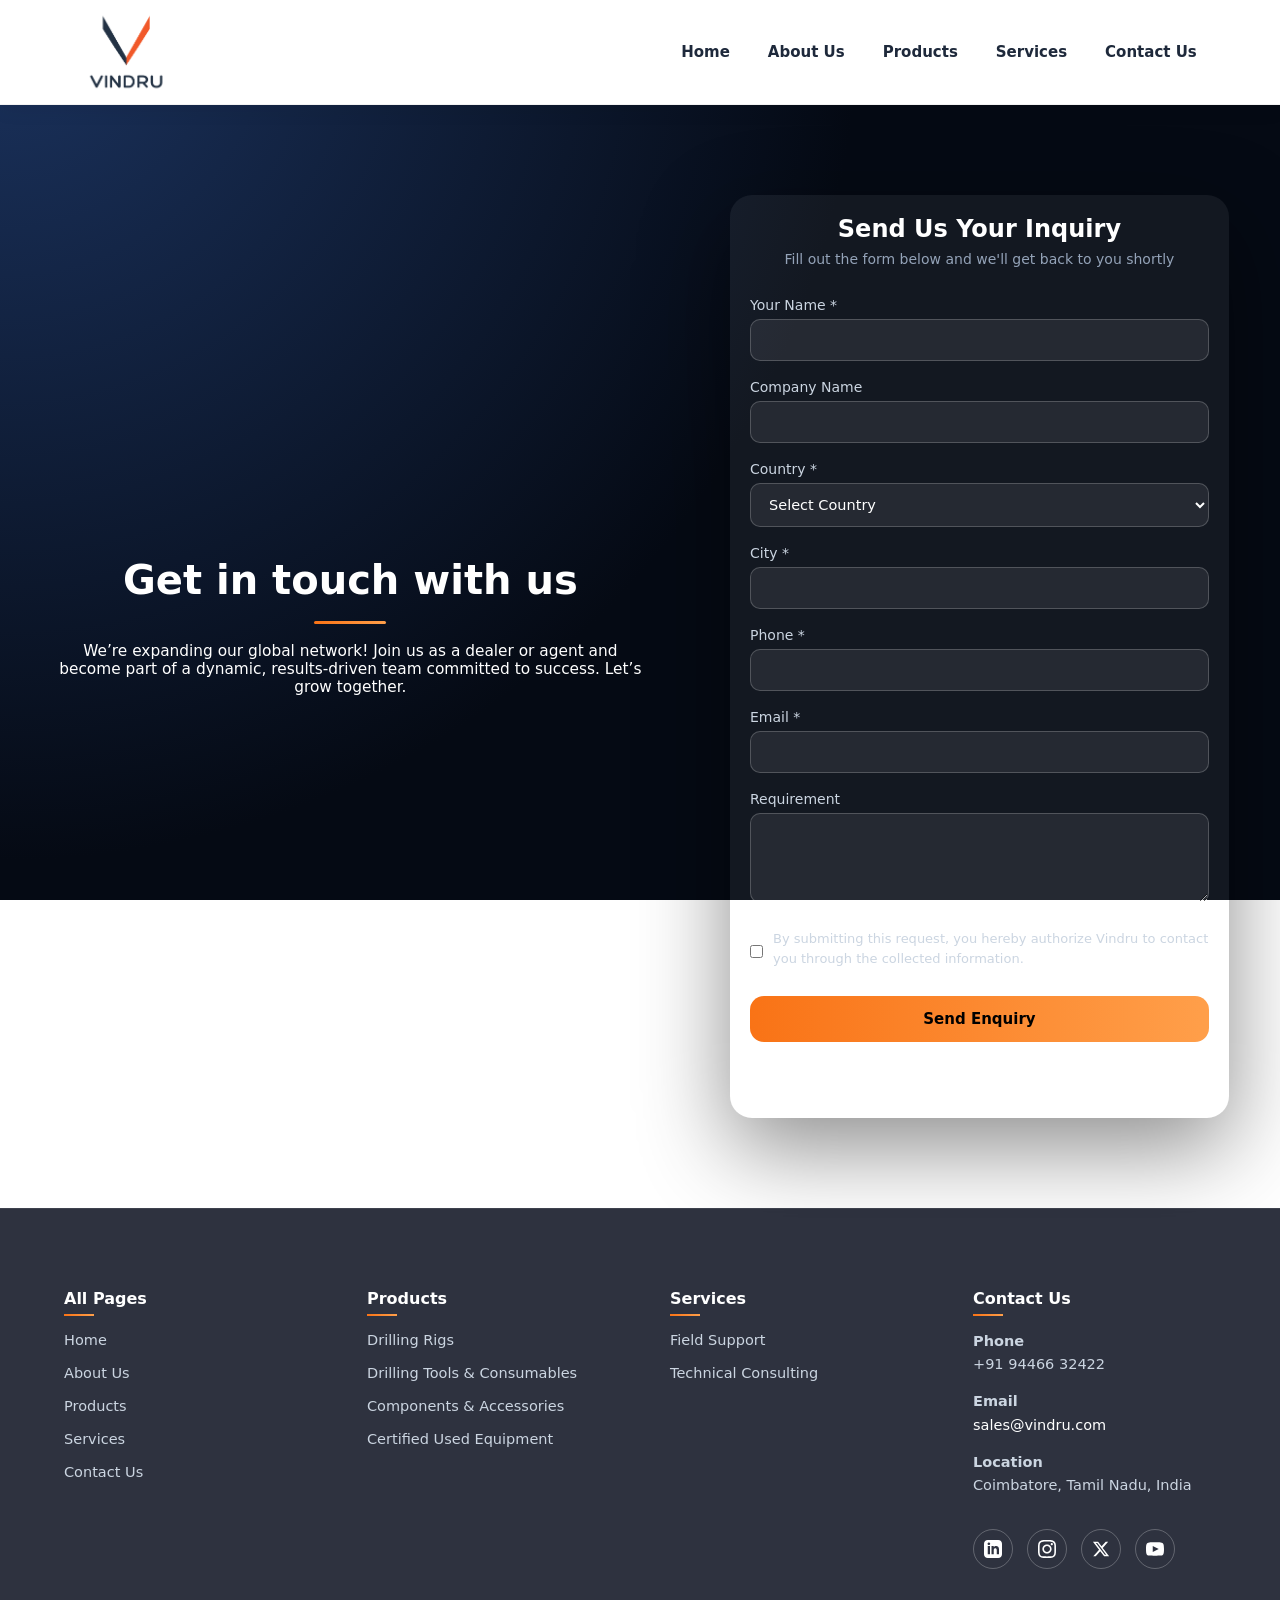
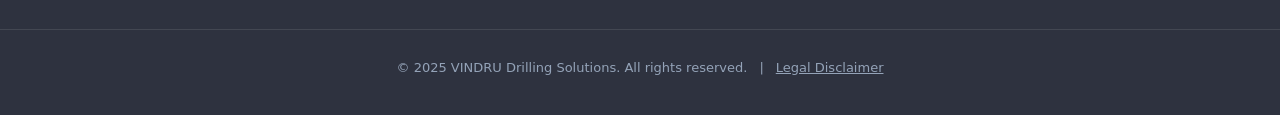
<file: contact.html>
<!DOCTYPE html>
<html lang="en">
<head>
  <meta charset="UTF-8" />
  <meta name="viewport" content="width=device-width, initial-scale=1.0"/>
  <meta name="description" content="Contact VINDRU for drilling solutions, equipment inquiries, and partnership opportunities. Get in touch with our global team for expert consultation.">
  <meta name="keywords" content="contact VINDRU, drilling inquiry, equipment quote, partnership, dealer network, drilling consultation, sales contact">
  <meta name="author" content="VINDRU Drilling Solutions">
  
  <!-- Open Graph / Social Media -->
  <meta property="og:type" content="website">
  <meta property="og:title" content="Contact Us | VINDRU Drilling Solutions">
  <meta property="og:description" content="Get in touch with VINDRU for drilling solutions, equipment inquiries, and partnership opportunities worldwide.">
  <meta property="og:image" content="https://vindru.com/Vindru-LOGO-New.png">
  <meta property="og:url" content="https://vindru.com/contact.html">
  
  <!-- Twitter Card -->
  <meta name="twitter:card" content="summary_large_image">
  <meta name="twitter:title" content="Contact Us | VINDRU Drilling Solutions">
  <meta name="twitter:description" content="Contact VINDRU for drilling solutions and partnership opportunities.">
  
  <!-- Favicon -->
  <link rel="icon" type="image/png" href="Vindru-LOGO-New.png">
  
  <title>Contact Us | VINDRU - Get in Touch</title>
  
  <!-- Preload critical assets -->
  <link rel="preload" href="style.css" as="style">
  <link rel="preload" href="contact.css" as="style">

  <!-- Global CSS -->
     
  <link rel="stylesheet" href="style.css">
  <link rel="stylesheet" href="contact.css">
  <link rel="stylesheet" href="mobile-fixes.css">
  <script src="contact-form.js" defer></script>

</head>
<body>

  <!-- =========================
       NAVBAR (reuse existing)
  ========================== -->
 <header class="navbar">
  <div class="nav-container">

    <div class="logo">
      <img src="Vindru-LOGO-New.png" alt="VINDRU">
    </div>

    <!-- DESKTOP MENU -->
    <nav class="nav-links">
      <a href="index.html">Home</a>
      <a href="about.html">About Us</a>
      <a href="products-new.html">Products</a>
      <a href="services.html">Services</a>
      <a href="contact.html">Contact Us</a>
    </nav>

    <!-- MOBILE HAMBURGER -->
    <div class="menu-toggle" id="menuToggle">
      <span></span>
      <span></span>
      <span></span>
    </div>

  </div>
</header>

<div class="menu-overlay" id="menuOverlay">
  <nav class="menu-links">
    <a href="index.html">Home</a>
    <a href="about.html">About Us</a>
    <a href="products-new.html">Products</a>
    <a href="services.html">Services</a>
    <a href="contact.html">Contact Us</a>
  </nav>
</div>

  <section class="contact-page full-width">
  <div class="container contact-grid">

    <!-- LEFT INFO -->
    <div class="contact-header reveal-left">
      <h2 class="reveal-up">Get in touch with us</h2>
      <div class="accent-line reveal-scale"></div>

      <p class="reveal-up delay-1">
        We’re expanding our global network! Join us as a dealer or agent and become part of a dynamic, results-driven team committed to success. Let’s grow together.


      </p>

      
    </div>

    <!-- RIGHT FORM (ZOHO EMBED) -->
    <div class="contact-form reveal-right">
      
      <div class="form-header">
        <h3>Send Us Your Inquiry</h3>
        <p>Fill out the form below and we'll get back to you shortly</p>
      </div>

  <form id="vindru-contact-form" class="custom-form">

    <div class="form-group reveal-up delay-1">
  <label>Your Name *</label>
  <input type="text" name="name" required>
</div>

<div class="form-group reveal-up delay-1">
  <label>Company Name</label>
  <input type="text" name="company">
</div>

<div class="form-group reveal-up delay-1">
  <label>Country *</label>
  <select name="country" required>
    <option value="">Select Country</option>
    <option>Afghanistan</option>
    <option>Australia</option>
    <option>Bangladesh</option>
    <option>Brazil</option>
    <option>Canada</option>
    <option>Chile</option>
    <option>China</option>
    <option>Egypt</option>
    <option>Ghana</option>
    <option>India</option>
    <option>Indonesia</option>
    <option>Iran</option>
    <option>Kazakhstan</option>
    <option>Kenya</option>
    <option>Mexico</option>
    <option>Mongolia</option>
    <option>Oman</option>
    <option>Peru</option>
    <option>Qatar</option>
    <option>Russia</option>
    <option>Saudi Arabia</option>
    <option>South Africa</option>
    <option>Tanzania</option>
    <option>UAE</option>
    <option>USA</option>
    <option>Zambia</option>
    <option>Other</option>
  </select>
</div>

<div class="form-group reveal-up delay-1">
  <label>City *</label>
  <input type="text" name="city" required>
</div>

<div class="form-group reveal-up delay-1">
  <label>Phone *</label>
  <input type="tel" name="phone" required>
</div>

<div class="form-group reveal-up delay-1">
  <label>Email *</label>
  <input type="email" name="email" required>
</div>

<div class="form-group reveal-up delay-1">
  <label>Requirement</label>
  <textarea name="requirement" rows="4"></textarea>
</div>

<div class="form-group terms reveal-up delay-1">
  <label class="checkbox">
    <input type="checkbox" required>
    <span>
      By submitting this request, you hereby authorize Vindru to contact you through the collected information.
    </span>
  </label>
</div>

<button type="submit" class="primary-btn">
  <span class="btn-text">Send Enquiry</span>
  <span class="btn-loader"></span>
</button>

<p id="form-status" class="form-message"></p>

  </form>
</div>

  </div>
</section>


<div id="legalModal" class="legal-modal">

  <div class="legal-box">

    <button class="legal-close" id="closeLegal">&times;</button>

    <h2>Legal Disclaimer</h2>

    <div class="legal-scroll">

      <!-- SECTION 1 -->
      <h4>Legal Disclaimer</h4>
      <p>
        VINDRU (Vindru Drilling Solutions Corp) provides access to information and materials (the “Information”) on www.vindru.com, subject to the Terms of Use and this Disclaimer. By accessing or using this Website, you acknowledge and agree to be bound by the Terms of Use and this Disclaimer. If you do not agree with these terms, you are advised not to access or use the Website.
<br>


VINDRU reserves the right to modify the Terms of Use and/or this Disclaimer at any time, at its sole discretion and without prior notice, by posting the updated terms on the Website. Continued use of the Website following the posting of any changes constitutes your acceptance of those changes, regardless of whether you have reviewed them.
      </p>

      <!-- SECTION 2 -->
      <h4>Copyright</h4>
      <p>
        © Vindru Drilling Solutions Corp. 2025. All rights reserved.


<br>
Except as expressly permitted in this Website, no part of the information or content may be reproduced, distributed, or transmitted in any form or by any means without the prior written consent of VINDRU
      </p>

      <!-- SECTION 3 -->
      <h4>Trademarks</h4>
      <p>
        VINDRU, including the VINDRU name, logos, graphics, service marks, and "vindru.com," are trademarks of VINDRU. Except as expressly permitted herein, these trademarks may not be used without prior written authorization from VINDRU.


<br>
All other trademarks appearing on this Website that are not owned by VINDRU are the property of their respective owners. These owners may not be affiliated with, connected to, or sponsored by VINDRU.
      </p>

      <!-- SECTION 4 -->
      <h4>Website Access and Use</h4>
      <p>
        Subject to the terms and conditions outlined in the Terms of Use and this Disclaimer, VINDRU grants you a limited, non-exclusive, non-transferable, and restricted right to access, use, and display this Website and its contents.

 
<br>
By accessing the Website, you agree not to disrupt or attempt to disrupt its operation in any manner. Your use of the Website must at all times comply with the Terms of Use and this Disclaimer.

 <br>

Unless expressly stated otherwise on the Website, you may not copy, print, reproduce, or otherwise use the information and materials available on this Website without prior written permission from VINDRU.
      </p>

      <!-- SECTION 5 -->
      <h4>Third-Party Links</h4>
      <p>
        This Website may contain links to third-party websites that are not under the control of VINDRU. VINDRU assumes no responsibility or liability for the content, accuracy, or functionality of any external websites accessible through such links, and makes no representations or warranties in this regard.

 
<br>
These links are provided solely for your convenience. Access to any such third-party websites is at your own risk, and the inclusion of any link does not imply endorsement or acceptance by VINDRU of the linked site, its content, or its use.

 <br>

VINDRU is committed to maintaining the integrity of its Website and the links it provides. We welcome feedback regarding both our site and any third-party links included herein.
      </p>

      <!-- SECTION 6 -->
      <h4>Indemnification</h4>
      <p>
       By accepting this Disclaimer, you agree to indemnify, defend, and hold harmless VINDRU, its officers, employees, agents, subsidiaries, affiliates, and partners from and against any and all direct, indirect, incidental, special, consequential, or exemplary damages arising from:

<br>

1.  Your use of this Website;



2.  Your breach of the Terms of Use, this Disclaimer, or any applicable policies or documents incorporated by reference, as well as any violation of applicable laws, rules, or regulations;



3.  Any other matter relating to your access to or use of this Website.



Any business transactions that may occur between users or members as a result of their use of this Website are the sole responsibility of the parties involved. VINDRU bears no liability in connection with such interactions.
      </p>

      <!-- SECTION 7 -->
      <h4>Warranty Disclaimer and Limitation</h4>
      <p>
        The information on this Website is provided by VINDRU on an “as is” basis, without warranties of any kind, express or implied. VINDRU expressly disclaims all warranties, including but not limited to, warranties of design, merchantability, fitness for a particular purpose, non-infringement, or any warranty arising from a course of dealing, usage, or trade practice. VINDRU makes no representations or warranties regarding the accuracy, completeness, performance, or results you may obtain from the use of the information on this Website.


<br>

You assume full responsibility and risk for any results or performance arising from the use of this Website. VINDRU shall not be responsible for any errors, omissions, or inaccuracies in the information or documents referenced by or linked to this Website.

<br>

VINDRU does not guarantee that:

1.  The Website will meet your specific requirements;

2.  Access to the Website will be uninterrupted, timely, secure, or error-free;

3.  The results obtained from using the Website will be accurate or reliable;

4.  The quality of any content, materials, or information obtained through the Website will meet your expectations; or

5.  Any software errors will be corrected.

<br>

Any material downloaded or otherwise obtained through the use of this Website is done at your own discretion and risk. You are solely responsible for any damage to your computer system or loss of data resulting from such downloads.

<br>

No advice or information, whether oral or written, obtained from VINDRU or through this Website, shall create any warranty not expressly stated in this Disclaimer.
<br>


References to third-party companies, products, or services on this Website are provided “as is,” without any warranty, express or implied. Under no circumstances shall VINDRU be liable to you or any third party for any incidental, consequential, indirect, special, or exemplary damages—such as lost business, lost profits, business interruption, or loss of data—arising out of or in connection with the use or performance of the information on this Website, even if VINDRU has been advised of the possibility of such damages. Some jurisdictions do not allow the exclusion or limitation of liability for consequential or incidental damages; as such, the above limitation may not apply to you.

<br>

This Website may contain technical inaccuracies or typographical errors. The information provided is subject to change without notice. VINDRU reserves the right to make improvements and/or changes to the information, products, or services described herein at any time.
      </p>

      <!-- SECTION 8 -->
      <h4>Governing Law and Jurisdiction</h4>
      <p>
       By accessing this Website, you agree that all matters arising out of or relating to this Website, including any disputes involving VINDRU, shall be governed by the laws of the Republic of India. You also agree to submit to the exclusive jurisdiction of the courts located in Coimbatore, Tamil Nadu, for the resolution of any such disputes.
      </p>

      <!-- SECTION 9 -->
      <h4>General</h4>
      <p>
       VINDRU, its marks, logos, and other related names and logos are trademarks of VINDRU. You acknowledge and agree not to display, use, or reproduce these trademarks in any way without prior written consent from VINDRU.


<br>

The section headings in this Disclaimer are for convenience only and do not affect the interpretation or legal effect of its provisions.


<br>
For any questions, comments, or to report violations related to this Website, please contact us at: accounts@vindru.com.
      </p>

    </div>

  </div>

</div>



<footer class="vindru-footer">

  <div class="footer-container">

    <!-- ALL PAGES -->
    <div class="footer-col">
      <h4>All Pages</h4>
      <ul>
        <li><a href="index.html">Home</a></li>
        <li><a href="about.html">About Us</a></li>
        <li><a href="products-new.html">Products</a></li>
        <li><a href="services.html">Services</a></li>
        <li><a href="contact.html">Contact Us</a></li>
      </ul>
    </div>

    <!-- PRODUCTS -->
    <div class="footer-col">
      <h4>Products</h4>
      <ul>
        <li><a href="products-new.html#vin-saver">Drilling Rigs</a></li>
        <li><a href="products-new.html#drilling-tools">Drilling Tools & Consumables</a></li>
        <li><a href="products-new.html#components">Components & Accessories</a></li>
        <li><a href="products-new.html#used-equipment">Certified Used Equipment</a></li>
      </ul>
    </div>

    <!-- SERVICES -->
    <div class="footer-col">
      <h4>Services</h4>
      <ul>
        <li><a href="services.html#field-support">Field Support</a></li>
        <li><a href="services.html#technical-consulting">Technical Consulting</a></li>
      </ul>
    </div>

    <!-- CONTACT -->
    <div class="footer-col footer-contact">
      <h4>Contact Us</h4>

      <p><strong>Phone</strong><br>+91 94466 32422</p>
      <p><strong>Email</strong><br><a href="mailto:sales@vindru.com">sales@vindru.com</a></p>
      <p><strong>Location</strong><br>Coimbatore, Tamil Nadu, India</p>

      <div class="footer-socials">
        <a href="https://www.linkedin.com/company/vindru" target="_blank" rel="noopener" aria-label="LinkedIn">
          <svg width="18" height="18" fill="currentColor" viewBox="0 0 24 24"><path d="M19 0h-14c-2.761 0-5 2.239-5 5v14c0 2.761 2.239 5 5 5h14c2.762 0 5-2.239 5-5v-14c0-2.761-2.238-5-5-5zm-11 19h-3v-11h3v11zm-1.5-12.268c-.966 0-1.75-.79-1.75-1.764s.784-1.764 1.75-1.764 1.75.79 1.75 1.764-.783 1.764-1.75 1.764zm13.5 12.268h-3v-5.604c0-3.368-4-3.113-4 0v5.604h-3v-11h3v1.765c1.396-2.586 7-2.777 7 2.476v6.759z"/></svg>
        </a>
        <a href="https://www.instagram.com/vindru" target="_blank" rel="noopener" aria-label="Instagram">
          <svg width="18" height="18" fill="currentColor" viewBox="0 0 24 24"><path d="M12 2.163c3.204 0 3.584.012 4.85.07 3.252.148 4.771 1.691 4.919 4.919.058 1.265.069 1.645.069 4.849 0 3.205-.012 3.584-.069 4.849-.149 3.225-1.664 4.771-4.919 4.919-1.266.058-1.644.07-4.85.07-3.204 0-3.584-.012-4.849-.07-3.26-.149-4.771-1.699-4.919-4.92-.058-1.265-.07-1.644-.07-4.849 0-3.204.013-3.583.07-4.849.149-3.227 1.664-4.771 4.919-4.919 1.266-.057 1.645-.069 4.849-.069zm0-2.163c-3.259 0-3.667.014-4.947.072-4.358.2-6.78 2.618-6.98 6.98-.059 1.281-.073 1.689-.073 4.948 0 3.259.014 3.668.072 4.948.2 4.358 2.618 6.78 6.98 6.98 1.281.058 1.689.072 4.948.072 3.259 0 3.668-.014 4.948-.072 4.354-.2 6.782-2.618 6.979-6.98.059-1.28.073-1.689.073-4.948 0-3.259-.014-3.667-.072-4.947-.196-4.354-2.617-6.78-6.979-6.98-1.281-.059-1.69-.073-4.949-.073zm0 5.838c-3.403 0-6.162 2.759-6.162 6.162s2.759 6.163 6.162 6.163 6.162-2.759 6.162-6.163c0-3.403-2.759-6.162-6.162-6.162zm0 10.162c-2.209 0-4-1.79-4-4 0-2.209 1.791-4 4-4s4 1.791 4 4c0 2.21-1.791 4-4 4zm6.406-11.845c-.796 0-1.441.645-1.441 1.44s.645 1.44 1.441 1.44c.795 0 1.439-.645 1.439-1.44s-.644-1.44-1.439-1.44z"/></svg>
        </a>
        <a href="https://twitter.com/vindru" target="_blank" rel="noopener" aria-label="X (Twitter)">
          <svg width="18" height="18" fill="currentColor" viewBox="0 0 24 24"><path d="M18.244 2.25h3.308l-7.227 8.26 8.502 11.24H16.17l-5.214-6.817L4.99 21.75H1.68l7.73-8.835L1.254 2.25H8.08l4.713 6.231zm-1.161 17.52h1.833L7.084 4.126H5.117z"/></svg>
        </a>
        <a href="https://www.youtube.com/@vindru" target="_blank" rel="noopener" aria-label="YouTube">
          <svg width="18" height="18" fill="currentColor" viewBox="0 0 24 24"><path d="M19.615 3.184c-3.604-.246-11.631-.245-15.23 0-3.897.266-4.356 2.62-4.385 8.816.029 6.185.484 8.549 4.385 8.816 3.6.245 11.626.246 15.23 0 3.897-.266 4.356-2.62 4.385-8.816-.029-6.185-.484-8.549-4.385-8.816zm-10.615 12.816v-8l8 3.993-8 4.007z"/></svg>
        </a>
      </div>
    </div>

  </div>

  <div class="footer-bottom">
    © 2025 VINDRU Drilling Solutions. All rights reserved.
    <span class="footer-separator">|</span>
    <button id="openLegal" class="footer-legal-link">Legal Disclaimer</button>
  </div>

</footer>

</main>


<script>const revealElements = document.querySelectorAll(
  ".reveal-up, .reveal-left, .reveal-right, .reveal-scale"
);

const observer = new IntersectionObserver(
  entries => {
    entries.forEach(entry => {
      if (entry.isIntersecting) {
        entry.target.classList.add("reveal-visible");
        observer.unobserve(entry.target);
      }
    });
  },
  { threshold: 0.15 }
);

revealElements.forEach(el => observer.observe(el));</script>

<script>
const toggle = document.getElementById("menuToggle");
const overlay = document.getElementById("menuOverlay");

toggle.addEventListener("click", () => {
  overlay.classList.toggle("active");
});

overlay.addEventListener("click", () => {
  overlay.classList.remove("active");
});
</script>

<script>
// Form Validation and Submission
const form = document.getElementById('vindru-contact-form');
const statusMsg = document.getElementById('form-status');
const submitBtn = form.querySelector('.primary-btn');

form.addEventListener('submit', async (e) => {
  e.preventDefault();
  
  // Clear previous states
  statusMsg.className = 'form-message';
  statusMsg.textContent = '';
  
  // Validate all fields
  const inputs = form.querySelectorAll('input[required], select[required], textarea[required]');
  let isValid = true;
  
  inputs.forEach(input => {
    input.classList.remove('error', 'success');
    if (!input.value.trim()) {
      input.classList.add('error');
      isValid = false;
    } else {
      input.classList.add('success');
    }
  });
  
  if (!isValid) {
    statusMsg.textContent = 'Please fill in all required fields';
    statusMsg.className = 'form-message error show';
    return;
  }
  
  // Show loading state
  submitBtn.classList.add('loading');
  submitBtn.disabled = true;
  
  // Simulate form submission (replace with actual API call)
  setTimeout(() => {
    // Success
    submitBtn.classList.remove('loading');
    submitBtn.disabled = false;
    
    statusMsg.textContent = 'Thank you! Your enquiry has been submitted successfully. We will contact you soon.';
    statusMsg.className = 'form-message success show';
    
    // Reset form
    form.reset();
    inputs.forEach(input => input.classList.remove('success'));
    
    // Hide message after 5 seconds
    setTimeout(() => {
      statusMsg.classList.remove('show');
    }, 5000);
  }, 1500);
});

// Real-time validation
form.querySelectorAll('input, select, textarea').forEach(field => {
  field.addEventListener('blur', () => {
    if (field.hasAttribute('required')) {
      field.classList.remove('error', 'success');
      if (field.value.trim()) {
        field.classList.add('success');
      }
    }
  });
});
</script>


<script>
const openLegal = document.getElementById("openLegal");
const closeLegal = document.getElementById("closeLegal");
const modal = document.getElementById("legalModal");

openLegal.onclick = () => modal.classList.add("active");
closeLegal.onclick = () => modal.classList.remove("active");

modal.onclick = e => {
  if(e.target === modal) modal.classList.remove("active");
};
</script>

</body>
</html>
</file>
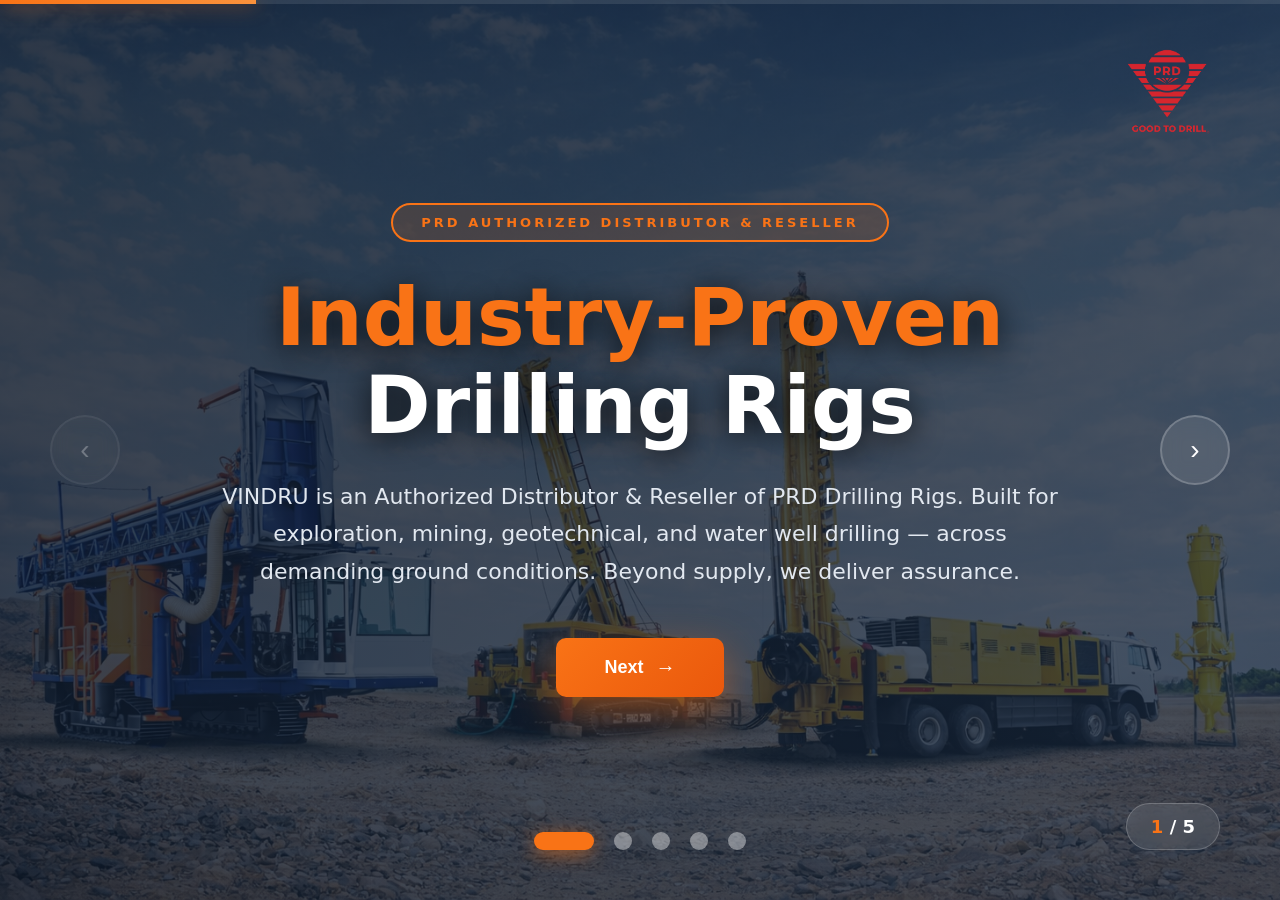
<file: index-desktop.html>
<!DOCTYPE html>
<html lang="en">
<head>
  <meta charset="UTF-8">
  <meta name="viewport" content="width=device-width, initial-scale=1.0">
  <title>VINDRU | Industrial Drilling Solutions</title>
  <link rel="icon" href="Vindru-LOGO-New.png">
  <style>
    * {
      margin: 0;
      padding: 0;
      box-sizing: border-box;
    }

    body {
      font-family: 'Inter', system-ui, sans-serif;
      overflow: hidden;
    }

    .slider-container {
      width: 100vw;
      height: 100vh;
      position: relative;
      overflow: hidden;
    }

    .slides {
      display: flex;
      width: 500vw;
      height: 100vh;
      transition: transform 0.8s cubic-bezier(0.4, 0, 0.2, 1);
    }

    .slide {
      width: 100vw;
      height: 100vh;
      position: relative;
      display: flex;
      align-items: center;
      justify-content: center;
      flex-shrink: 0;
    }

    .slide-bg {
      position: absolute;
      inset: 0;
      background-size: cover;
      background-position: center;
      filter: brightness(0.6);
    }

    .slide-1 .slide-bg { background-image: url('vindru-hero-1.png'); }
    .slide-2 .slide-bg { background-image: url('heroSlider2.png'); }
    .slide-3 .slide-bg { background-image: url('heroSlide3.png'); }
    .slide-4 .slide-bg { background-image: url('vindru-hero-4.png'); }
    .slide-5 .slide-bg { background-image: url('vindru-hero-5.png'); }

    .slide-overlay {
      position: absolute;
      inset: 0;
      background: linear-gradient(135deg, rgba(10,22,40,0.7), rgba(26,47,74,0.6));
    }

    .slide-content {
      position: relative;
      z-index: 10;
      text-align: center;
      max-width: 1000px;
      padding: 0 60px;
      animation: fadeIn 1s ease;
    }

    .slide-badge {
      display: inline-block;
      padding: 10px 28px;
      background: rgba(249,115,22,0.15);
      border: 2px solid #f97316;
      border-radius: 50px;
      color: #f97316;
      font-size: 13px;
      font-weight: 700;
      letter-spacing: 3px;
      margin-bottom: 32px;
      text-transform: uppercase;
    }

    .slide-title {
      font-size: 80px;
      font-weight: 900;
      color: #ffffff;
      line-height: 1.1;
      margin-bottom: 28px;
      text-shadow: 0 4px 30px rgba(0,0,0,0.8);
    }

    .slide-title .orange {
      color: #f97316;
    }

    .slide-desc {
      font-size: 22px;
      color: #e2e8f0;
      line-height: 1.7;
      margin-bottom: 48px;
      max-width: 850px;
      margin-left: auto;
      margin-right: auto;
    }

    .slide-btn {
      display: inline-flex;
      align-items: center;
      gap: 12px;
      padding: 18px 48px;
      background: linear-gradient(135deg, #f97316, #ea580c);
      color: white;
      border-radius: 10px;
      font-size: 18px;
      font-weight: 700;
      text-decoration: none;
      box-shadow: 0 15px 40px rgba(249,115,22,0.5);
      transition: all 0.3s;
      border: none;
      cursor: pointer;
      position: relative;
      overflow: hidden;
    }

    .slide-btn::before {
      content: '';
      position: absolute;
      top: 50%;
      left: 50%;
      width: 0;
      height: 0;
      border-radius: 50%;
      background: rgba(255,255,255,0.2);
      transform: translate(-50%, -50%);
      transition: width 0.6s, height 0.6s;
    }

    .slide-btn:hover::before {
      width: 300px;
      height: 300px;
    }

    .slide-btn:hover {
      transform: translateY(-3px);
      box-shadow: 0 20px 50px rgba(249,115,22,0.7);
    }

    .btn-icon {
      font-size: 20px;
      transition: transform 0.3s;
      position: relative;
      z-index: 1;
    }

    .slide-btn:hover .btn-icon {
      transform: translateX(5px);
    }

    .slide-btn span {
      position: relative;
      z-index: 1;
    }

    .nav-arrow {
      position: fixed;
      top: 50%;
      transform: translateY(-50%);
      z-index: 100;
      width: 70px;
      height: 70px;
      background: rgba(255,255,255,0.1);
      backdrop-filter: blur(10px);
      border: 2px solid rgba(255,255,255,0.2);
      border-radius: 50%;
      display: flex;
      align-items: center;
      justify-content: center;
      cursor: pointer;
      transition: all 0.3s;
      color: white;
      font-size: 28px;
    }

    .nav-arrow:hover {
      background: rgba(249,115,22,0.9);
      border-color: #f97316;
      transform: translateY(-50%) scale(1.1);
    }

    .nav-arrow.left {
      left: 50px;
    }

    .nav-arrow.right {
      right: 50px;
    }

    .nav-arrow:disabled {
      opacity: 0.3;
      cursor: not-allowed;
      pointer-events: none;
    }

    .progress-bar {
      position: fixed;
      top: 0;
      left: 0;
      width: 100%;
      height: 4px;
      background: rgba(255,255,255,0.1);
      z-index: 101;
    }

    .progress-fill {
      height: 100%;
      background: linear-gradient(90deg, #f97316, #fb923c);
      transition: width 0.8s cubic-bezier(0.4, 0, 0.2, 1);
      box-shadow: 0 0 20px rgba(249,115,22,0.8);
    }

    .slide-counter {
      position: fixed;
      bottom: 50px;
      right: 60px;
      z-index: 100;
      color: white;
      font-size: 18px;
      font-weight: 700;
      background: rgba(255,255,255,0.1);
      backdrop-filter: blur(10px);
      padding: 12px 24px;
      border-radius: 30px;
      border: 1px solid rgba(255,255,255,0.2);
    }

    .slide-counter span {
      color: #f97316;
    }

    .slide-indicators {
      position: fixed;
      bottom: 50px;
      left: 50%;
      transform: translateX(-50%);
      z-index: 100;
      display: flex;
      gap: 20px;
      align-items: center;
    }

    .indicator {
      width: 18px;
      height: 18px;
      border-radius: 50%;
      background: rgba(255,255,255,0.4);
      cursor: pointer;
      transition: all 0.4s;
      border: 2px solid transparent;
    }

    .indicator:hover {
      background: rgba(255,255,255,0.6);
      transform: scale(1.2);
    }

    .indicator.active {
      width: 60px;
      background: #f97316;
      border-radius: 9px;
      border-color: rgba(249,115,22,0.3);
      box-shadow: 0 4px 20px rgba(249,115,22,0.6);
    }

    .prd-logo {
      position: absolute;
      top: 40px;
      right: 60px;
      z-index: 100;
      width: 100px;
      opacity: 0.9;
    }

    @keyframes fadeIn {
      from {
        opacity: 0;
        transform: translateY(30px);
      }
      to {
        opacity: 1;
        transform: translateY(0);
      }
    }
  </style>
</head>
<body>

<div class="slider-container">
  <!-- Progress Bar -->
  <div class="progress-bar">
    <div class="progress-fill" id="progressFill"></div>
  </div>

  <!-- Slide Counter -->
  <div class="slide-counter">
    <span id="currentSlideNum">1</span> / 5
  </div>

  <div class="slides" id="slides">
    
    <!-- Slide 1: Drill Rigs -->
    <div class="slide slide-1">
      <div class="slide-bg"></div>
      <div class="slide-overlay"></div>
      <div class="slide-content">
        <div class="slide-badge">PRD Authorized Distributor & Reseller</div>
        <h1 class="slide-title"><span class="orange">Industry-Proven</span> Drilling Rigs</h1>
        <p class="slide-desc">
          VINDRU is an Authorized Distributor & Reseller of PRD Drilling Rigs. Built for exploration, mining, geotechnical, and water well drilling — across demanding ground conditions. Beyond supply, we deliver assurance.
        </p>
        <button class="slide-btn" onclick="nextSlide()">
          <span>Next</span>
          <span class="btn-icon">→</span>
        </button>
      </div>
      <!-- PRD Logo (only on slide 1) -->
      <img src="prd-logo.png" alt="PRD" class="prd-logo">
    </div>

    <!-- Slide 2: Drill Tools -->
    <div class="slide slide-2">
      <div class="slide-bg"></div>
      <div class="slide-overlay"></div>
      <div class="slide-content">
        <h1 class="slide-title">Drill Tools & Components</h1>
        <p class="slide-desc">
          Complete range of drilling bits, hammers, rods, and accessories engineered for reliable penetration, stable hole quality, smooth drilling operations, and consistent core recovery across varying ground conditions.
        </p>
        <button class="slide-btn" onclick="nextSlide()">
          <span>Next</span>
          <span class="btn-icon">→</span>
        </button>
      </div>
    </div>

    <!-- Slide 3: Engines & Pumps -->
    <div class="slide slide-3">
      <div class="slide-bg"></div>
      <div class="slide-overlay"></div>
      <div class="slide-content">
        <h1 class="slide-title">Engines, Pumps & Compressors</h1>
        <p class="slide-desc">
          Range of air compressors, booster systems, industrial engines and water pumps designed to support drilling operations across exploration, geotechnical, mining, water well, and construction projects.
        </p>
        <button class="slide-btn" onclick="nextSlide()">
          <span>Next</span>
          <span class="btn-icon">→</span>
        </button>
      </div>
    </div>

    <!-- Slide 4: Used Equipment -->
    <div class="slide slide-4">
      <div class="slide-bg"></div>
      <div class="slide-overlay"></div>
      <div class="slide-content">
        
        <h1 class="slide-title">Used Equipment</h1>
        <p class="slide-desc">
          High-quality refurbished and used drilling equipment at unmatched market prices. Each machine is carefully inspected, restored, and performance-tested by our skilled team to ensure operational readiness.
        </p>
        <button class="slide-btn" onclick="nextSlide()">
          <span>Next</span>
          <span class="btn-icon">→</span>
        </button>
      </div>
    </div>

    <!-- Slide 5: Services -->
    <div class="slide slide-5">
      <div class="slide-bg"></div>
      <div class="slide-overlay"></div>
      <div class="slide-content">
       
        <h1 class="slide-title">Services</h1>
        <p class="slide-desc">
          Specialized Drilling Consultation, Crew Deployment, and Machine Inspection Services designed to maximize performance, reduce downtime, and improve operational efficiency. With deep industry expertise and skilled manpower.
        </p>
        <a href="index.html" class="slide-btn" onclick="sessionStorage.setItem('viewedLanding', 'true')">
          <span>Get Started</span>
          <span class="btn-icon">→</span>
        </a>
      </div>
    </div>

  </div>

  <!-- Navigation Arrows -->
  <button class="nav-arrow left" id="prevBtn" onclick="prevSlide()">‹</button>
  <button class="nav-arrow right" id="nextBtn" onclick="nextSlide()">›</button>

  <!-- Slide Indicators -->
  <div class="slide-indicators">
    <div class="indicator active" onclick="goToSlide(0)"></div>
    <div class="indicator" onclick="goToSlide(1)"></div>
    <div class="indicator" onclick="goToSlide(2)"></div>
    <div class="indicator" onclick="goToSlide(3)"></div>
    <div class="indicator" onclick="goToSlide(4)"></div>
  </div>

</div>

<script>
// Mobile redirect - send mobile users directly to home.html
if (window.innerWidth <= 768) {
  window.location.href = 'home.html';
}

let currentSlide = 0;
const totalSlides = 5;
const slides = document.getElementById('slides');
const prevBtn = document.getElementById('prevBtn');
const nextBtn = document.getElementById('nextBtn');
const indicators = document.querySelectorAll('.indicator');
const progressFill = document.getElementById('progressFill');
const slideCounter = document.getElementById('currentSlideNum');

function updateSlide() {
  slides.style.transform = `translateX(-${currentSlide * 100}vw)`;
  
  indicators.forEach((ind, index) => {
    ind.classList.toggle('active', index === currentSlide);
  });

  prevBtn.disabled = currentSlide === 0;
  nextBtn.disabled = currentSlide === totalSlides - 1;
  
  const progress = ((currentSlide + 1) / totalSlides) * 100;
  progressFill.style.width = progress + '%';
  slideCounter.textContent = currentSlide + 1;
}

function nextSlide() {
  if (currentSlide < totalSlides - 1) {
    currentSlide++;
    updateSlide();
  }
}

function prevSlide() {
  if (currentSlide > 0) {
    currentSlide--;
    updateSlide();
  }
}

function goToSlide(index) {
  currentSlide = index;
  updateSlide();
}

document.addEventListener('keydown', (e) => {
  if (e.key === 'ArrowRight') nextSlide();
  if (e.key === 'ArrowLeft') prevSlide();
});

updateSlide();
</script>

</body>
</html>
</file>
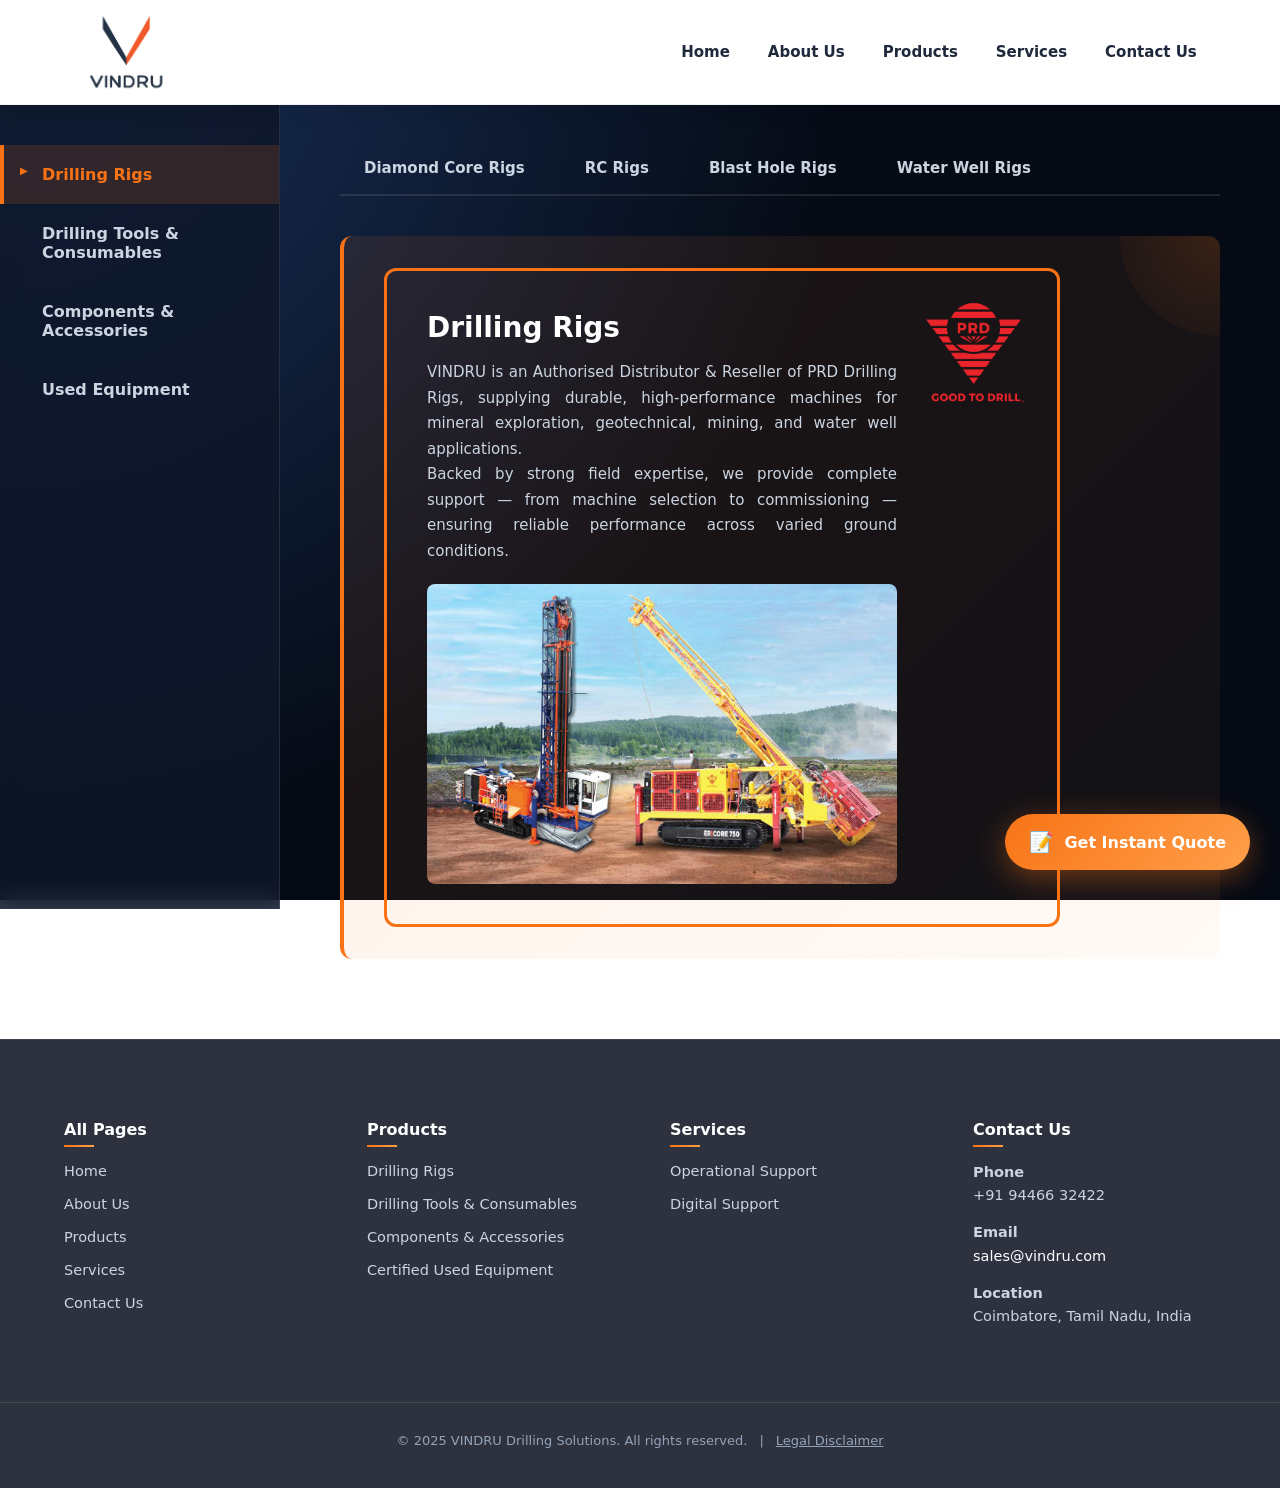
<file: products-new.html>
<!DOCTYPE html>
<html lang="en">
<head>
  <meta charset="UTF-8">
  <meta name="viewport" content="width=device-width, initial-scale=1.0">
  <meta name="description" content="VINDRU drilling products - Drill rigs, tools, hammers, bits, and components for industrial drilling operations worldwide.">
  <title>Products | VINDRU - Industrial Drilling Equipment</title>
  <link rel="stylesheet" href="style.css">
  <link rel="stylesheet" href="products-new.css">
</head>
<body>

<!-- NAVBAR -->
<header class="navbar">
  <div class="nav-container">
    <div class="logo">
      <img src="Vindru-LOGO-New.png" alt="VINDRU" width="120" height="72">
    </div>
    <nav class="nav-links">
      <a href="index.html">Home</a>
      <a href="about.html">About Us</a>
      <a href="products-new.html">Products</a>
      <a href="services.html">Services</a>
      <a href="contact.html">Contact Us</a>
    </nav>
    <div class="menu-toggle" id="menuToggle">
      <span></span>
      <span></span>
      <span></span>
    </div>
  </div>
</header>

<div class="menu-overlay" id="menuOverlay">
  <nav class="menu-links">
    <a href="index.html">Home</a>
    <a href="about.html">About Us</a>
    <a href="products-new.html">Products</a>
    <a href="services.html">Services</a>
    <a href="contact.html">Contact Us</a>
  </nav>
</div>

<!-- PRODUCTS LAYOUT -->
<div class="products-container">
  
  <!-- LEFT SIDEBAR -->
  <aside class="sidebar">
    <div class="sidebar-item active" data-category="drilling-rigs">
      <h3>Drilling Rigs</h3>
    </div>
    <div class="sidebar-item" data-category="drilling-tools">
      <h3>Drilling Tools & Consumables</h3>
    </div>
    <div class="sidebar-item" data-category="components">
      <h3>Components & Accessories</h3>
    </div>
    <div class="sidebar-item" data-category="used-equipment">
      <h3>Used Equipment</h3>
    </div>
  </aside>

  <!-- RIGHT CONTENT -->
  <main class="content-area">
    
    <!-- DRILLING RIGS -->
    <section class="category-section active" id="drilling-rigs">
      
      <!-- Horizontal Tabs -->
      <div class="horizontal-tabs">
        <button class="tab-btn" data-tab="core-rigs">Diamond Core Rigs</button>
        <button class="tab-btn" data-tab="rc-rigs">RC Rigs</button>
        <button class="tab-btn" data-tab="blast-rigs">Blast Hole Rigs</button>
        <button class="tab-btn" data-tab="water-rigs">Water Well Rigs</button>
      </div>

      <!-- Category Overview (shown by default, hidden when tab clicked) -->
      <div class="category-overview" id="drilling-rigs-overview">
        <div style="position:relative;padding:40px 160px 40px 40px;border:3px solid #f97316;border-radius:12px;">
          <img src="prd-logo.png" alt="PRD" style="position:absolute;top:20px;right:20px;width:120px;height:auto;">
          <h2>Drilling Rigs</h2>
          <p style="text-align:justify;">VINDRU is an Authorised Distributor & Reseller of PRD Drilling Rigs, supplying durable, high-performance machines for mineral exploration, geotechnical, mining, and water well applications.</p>
          <p style="text-align:justify;">Backed by strong field expertise, we provide complete support — from machine selection to commissioning — ensuring reliable performance across varied ground conditions.</p>
          <img src="drilling-rigs.png" alt="Drilling Rigs" style="width:100%;height:300px;object-fit:cover;border-radius:8px;margin-top:20px;">
        </div>
      </div>

      <!-- Tab Content: Diamond Core Rigs -->
      <div class="tab-content" id="core-rigs">
        <div class="content-header">
          <img src="vindru-pro-diamond-new.png" alt="Diamond Core Drilling Rigs" loading="lazy" style="width:100%;height:300px;object-fit:cover;">
          <div class="header-text">
            <h2>Diamond Core Drilling Rigs</h2>
            <p style="text-align:justify;">Medium-depth core drilling rig suitable for mineral exploration, geotechnical investigations, and resource identification. Designed for efficient and reliable performance in challenging environments.</p>
          </div>
          <img src="prd-logo.png" alt="PRD" style="position:absolute;top:20px;right:20px;width:100px;height:auto;">
        </div>
        
        <div class="products-table">
          <table>
            <thead>
              <tr>
                <th>Specification</th>
                <th>PRD CORE 300</th>
                <th>PRD CORE 750</th>
              </tr>
            </thead>
            <tbody>
              <tr>
                <td><strong>Application</strong></td>
                <td>Surface exploration - Limestone, Coal, Iron ore & other minerals</td>
                <td>Surface exploration</td>
              </tr>
              <tr>
                <td><strong>Drilling Method</strong></td>
                <td>Diamond Core</td>
                <td>Diamond Core</td>
              </tr>
              <tr>
                <td><strong>Flushing Medium</strong></td>
                <td>Water</td>
                <td>Water</td>
              </tr>
              <tr>
                <td><strong>Drilling Depth</strong></td>
                <td>NQ: 300 m; HQ: 200 m; PQ: 100 m</td>
                <td>NQ: 750; HQ: 450 m; PQ: 250m</td>
              </tr>
              <tr>
                <td><strong>Hole Diameter</strong></td>
                <td>NQ, HQ, PQ sizes</td>
                <td>NQ, HQ, PQ sizes</td>
              </tr>
              <tr>
                <td><strong>Rotary Head Type</strong></td>
                <td>Two speed drill head</td>
                <td>Four speed drill head</td>
              </tr>
              <tr>
                <td><strong>Rotary Head Travel</strong></td>
                <td>3500 mm</td>
                <td>3500 mm</td>
              </tr>
              <tr>
                <td><strong>Rod Break out method</strong></td>
                <td>Hydraulic operated break out systm</td>
                <td>Hydraulic operated break out systm</td>
              </tr>
              <tr>
                <td><strong>Engine - Model</strong></td>
                <td>Suitable deck engine</td>
                <td>Suitable deck engine</td>
              </tr>
              <tr>
                <td><strong>Hydraulic system</strong></td>
                <td>Hydraulic oil cooler: 70 gpm<br>Hydraulic tank capacity: 300 liters</td>
                <td>Hydraulic oil cooler: 70 gpm<br>Hydraulic tank capacity: 300 liters</td>
              </tr>
              <tr class="expandable-row">
                <td><strong>Dimension</strong></td>
                <td>L x B x H: 5400 x 1800 x 2400 mm</td>
                <td>L x B x H: 7000 x 2250 x 2700 mm</td>
              </tr>
              <tr class="expandable-row">
                <td><strong>Weight</strong></td>
                <td>7 ton*</td>
                <td>12 ton*</td>
              </tr>
              <tr class="expandable-row">
                <td><strong>Optional features</strong></td>
                <td>DTH drilling provision</td>
                <td>DTH drilling provision</td>
              </tr>
              <tr class="expandable-row">
                <td><strong>Pull up force</strong></td>
                <td>5800 kgf</td>
                <td>12400 kgf</td>
              </tr>
              <tr class="expandable-row">
                <td><strong>Pull down force</strong></td>
                <td>3500 kgf</td>
                <td>6300 kgf</td>
              </tr>
              <tr class="expandable-row">
                <td><strong>Pull up speed</strong></td>
                <td>27 m/min</td>
                <td>23 m/min</td>
              </tr>
              <tr class="expandable-row">
                <td><strong>Pull down Speed</strong></td>
                <td>45 m/min</td>
                <td>45 m/min</td>
              </tr>
              <tr class="expandable-row">
                <td><strong>Angle Drilling</strong></td>
                <td>45° to 90° manual locks in 5° increments</td>
                <td>45° to 90° manual locks in 5° increments</td>
              </tr>
              <tr class="expandable-row">
                <td><strong>Control panel</strong></td>
                <td>Centralized control panel is at the rear end of the equipment for a convenient view of the drill table provided with all necessary gauges, control system, and emergency switch. A locking arrangement is provided for the safety of operator.</td>
                <td>Centralized control panel is at the rear left end of the equipment for a convenient view of the drill table provided with all necessary gauges, control system, and emergency switch. A locking arrangement is provided for the safety of operator.</td>
              </tr>
              <tr class="expandable-row">
                <td><strong>Torque Speed</strong></td>
                <td>1st Ratio: Torque: 0 - 3074 Nm | Speed: 0 -112 rpm<br>2nd Ratio: Torque: 0 - 803 Nm | Speed: 0 - 428 rpm<br>3rd Ratio: Torque: 0 - 330 Nm | Speed: 0 - 1042 rpm</td>
                <td>1st Ratio: Torque: 5100 - 3155 Nm | Speed: 113 - 184 rpm<br>2nd Ratio: Torque: 2460 - 1509 Nm | Speed: 237 - 386 rpm<br>3rd Ratio: Torque: 1335 - 819 Nm | Speed: 436 - 711 rpm<br>4th Ratio: Torque: 776 - 476 Nm | Speed: 750 - 1200 rpm</td>
              </tr>
              <tr class="expandable-row">
                <td><strong>Rod Clamp</strong></td>
                <td>Hydraulic-operated Rod clamp has gripping range of PQ, HQ and NQ sizes</td>
                <td>Hydraulic-operated Rod clamp has gripping range of PQ, HQ and NQ sizes</td>
              </tr>
              <tr class="expandable-row">
                <td><strong>Winches</strong></td>
                <td>Main winch: 3 ton<br>Wireline winch: 1 ton</td>
                <td>Main winch: 7 ton<br>Wireline winch: 2 ton</td>
              </tr>
              <tr class="expandable-row">
                <td><strong>Mud Pump</strong></td>
                <td>Hydraulic-operated triplex mud pump<br>Maximum flow: 80 lpm<br>Maximum pressure: 750 psi</td>
                <td>Hydraulic-operated triplex mud pump<br>Displacement: 140 lpm<br>Pressure: 1000 psi</td>
              </tr>
              <tr class="expandable-row">
                <td><strong>Safety features</strong></td>
                <td>Guards on all rotating equipment</td>
                <td>Guards on all rotating equipment<br>Anti-slip grid mesh on all work platforms<br>Hand rails on all work platforms<br>Emergency stops in the control cabin and on all corners of the machine<br>Heat guards on all exhaust manifolds and piping<br>Whiplash<br>Battery isolator<br>Fire Extinguisher</td>
              </tr>
              <tr class="expandable-row">
                <td><strong>Platform structure</strong></td>
                <td>Heavy I and C section welded steel structure covered with chequered plate</td>
                <td>Heavy I and C section welded steel structure covered with chequered plate</td>
              </tr>
            </tbody>
          </table>
          <div class="table-toggle">
            <button class="toggle-btn" onclick="toggleTableRows(this)">Show More</button>
          </div>
        </div>
      </div>

      <!-- Tab Content: RC Rigs -->
      <div class="tab-content" id="rc-rigs">
        <div class="content-header">
          <img src="vindru-pro-rc-new.png" alt="RC Drilling Rigs" loading="lazy" style="width:100%;height:300px;object-fit:cover;">
          <div class="header-text">
            <h2>RC Drilling Rigs</h2>
            <p style="text-align:justify;">Reverse circulation drilling rigs designed for efficient sampling, deeper penetration, and reliable performance across varied terrain conditions.</p>
          </div>
          <img src="prd-logo.png" alt="PRD" style="position:absolute;top:20px;right:20px;width:100px;height:auto;">
        </div>
        
        <div class="products-table">
          <table>
            <thead>
              <tr>
                <th>Specification</th>
                <th>PRD Gold RC</th>
                <th>PRD Oz RC</th>
              </tr>
            </thead>
            <tbody>
              <tr>
                <td><strong>Application</strong></td>
                <td>Surface exploration</td>
                <td>Surface exploration</td>
              </tr>
              <tr>
                <td><strong>Drilling Method</strong></td>
                <td>Reverse circulation</td>
                <td>Reverse circulation</td>
              </tr>
              <tr>
                <td><strong>Flushing Medium</strong></td>
                <td>Air</td>
                <td>Air</td>
              </tr>
              <tr>
                <td><strong>Drilling Depth</strong></td>
                <td>RC : 250 m</td>
                <td>RC : 450 m</td>
              </tr>
              <tr>
                <td><strong>Hole Diameter</strong></td>
                <td>RC : 140 mm (5½")</td>
                <td>RC : 140 mm (5 ½")</td>
              </tr>
              <tr>
                <td><strong>Rotary Head Type</strong></td>
                <td>Top drive rotary head</td>
                <td>RG 62</td>
              </tr>
              <tr>
                <td><strong>Rotary Head Travel</strong></td>
                <td>8000 mm</td>
                <td>8000 mm</td>
              </tr>
              <tr>
                <td><strong>Rod Break out method</strong></td>
                <td>SBS 6" Swing in breakout (single)</td>
                <td>SBS 6" Swing in breakout (single)</td>
              </tr>
              <tr>
                <td><strong>Engine - Model</strong></td>
                <td>Truck Engine with PTO / Deck engine 360 hp</td>
                <td>Truck Engine with PTO / Deck engine 360 hp</td>
              </tr>
              <tr>
                <td><strong>Hydraulic system</strong></td>
                <td>Hydraulic oil cooler: 120 gpm<br>Hydraulic tank capacity: 800 liters</td>
                <td>Hydraulic oil cooler: 120 gpm<br>Hydraulic tank capacity: 800 liters</td>
              </tr>
              <tr class="expandable-row">
                <td><strong>Dimension</strong></td>
                <td>L x B x H: 10600 x 2650 x 4000 mm</td>
                <td>L x B x H: 12200 x 3200 x 4550 mm</td>
              </tr>
              <tr class="expandable-row">
                <td><strong>Weight</strong></td>
                <td>33 Ton*</td>
                <td>38 Ton*</td>
              </tr>
              <tr class="expandable-row">
                <td><strong>Optional features</strong></td>
                <td>Mines safety features<br>Spin cage<br>RC fixed cone splitter</td>
                <td>Mines safety features<br>Spin cage<br>RC fixed cone splitter</td>
              </tr>
              <tr class="expandable-row">
                <td><strong>Pull up force</strong></td>
                <td>16000 kgf (35273 lb.f)</td>
                <td>25800 kgf (56890 lb.f)</td>
              </tr>
              <tr class="expandable-row">
                <td><strong>Pull down force</strong></td>
                <td>10880 kgf (23990 lb.f)</td>
                <td>17700 kgf (39028 lb.f)</td>
              </tr>
              <tr class="expandable-row">
                <td><strong>Pull up speed</strong></td>
                <td>39 m/min</td>
                <td>29 m/min</td>
              </tr>
              <tr class="expandable-row">
                <td><strong>Pull down Speed</strong></td>
                <td>50 m/min</td>
                <td>66 m/min</td>
              </tr>
              <tr class="expandable-row">
                <td><strong>Angle Drilling</strong></td>
                <td>45° to 90° manual locks in 5° increments</td>
                <td>45° to 90° manual locks in 5° increments</td>
              </tr>
              <tr class="expandable-row">
                <td><strong>Control panel</strong></td>
                <td>Extended Swing out - Centralized control panel is at the rear end of the equipment for a convenient view of the drill table provided with all necessary gauges, control system, and emergency switch. A locking arrangement is provided for the safety of operator.</td>
                <td>Extended Swing out - Centralized control panel is at the rear end of the equipment for a convenient view of the drill table provided with all necessary gauges, control system, and emergency switch. A locking arrangement is provided for the safety of operator.</td>
              </tr>
              <tr class="expandable-row">
                <td><strong>Torque Speed</strong></td>
                <td>Torque : 4000 Nm<br>Speed : 0 - 100 rpm</td>
                <td>Torque : 6545 Nm<br>Speed : 0 - 100 rpm</td>
              </tr>
              <tr class="expandable-row">
                <td><strong>Winches</strong></td>
                <td>Survey winch: 0.5 ton</td>
                <td>Survey winch: 0.5 ton</td>
              </tr>
              <tr class="expandable-row">
                <td><strong>Safety features</strong></td>
                <td>Guards on all rotating equipment<br>Anti-slip grid mesh on all work platforms<br>Hand rails on all work platforms<br>Emergency stops in the control cabin and on all corners of the machine<br>Heat guards on all exhaust manifolds and piping<br>Whiplash<br>Battery isolator<br>Fire Extinguisher</td>
                <td>Guards on all rotating equipment<br>Anti-slip grid mesh on all work platforms<br>Hand rails on all work platforms<br>Emergency stops in the control cabin and on all corners of the machine<br>Heat guards on all exhaust manifolds and piping<br>Whiplash<br>Battery isolator<br>Fire Extinguisher</td>
              </tr>
              <tr class="expandable-row">
                <td><strong>Platform structure</strong></td>
                <td>Heavy I and C section welded steel structure covered with chequered plate</td>
                <td>Heavy I and C section welded steel structure covered with chequered plate</td>
              </tr>
              <tr class="expandable-row">
                <td><strong>Rod Handling Method</strong></td>
                <td>PRD EZ rod handling</td>
                <td>Option 1: PRD EZ rod handling<br>Option 2 : PRD RED 180 Rod handling</td>
              </tr>
              <tr class="expandable-row">
                <td><strong>Sampling System</strong></td>
                <td>Advanced cyclone with adjustable split static cone splitter</td>
                <td>Advanced cyclone with adjustable split static cone splitter</td>
              </tr>
              <tr class="expandable-row">
                <td><strong>Jib Boom arm</strong></td>
                <td>Jib boom arm is provided for handling drill rods during Angle drilling</td>
                <td>Jib boom arm is provided for handling drill rods during Angle drilling</td>
              </tr>
              <tr class="expandable-row">
                <td><strong>Rod Bin</strong></td>
                <td>32 nos x 6 m = 192 m</td>
                <td>32 nos x 6 m = 192 m</td>
              </tr>
              <tr class="expandable-row">
                <td><strong>RC attachments</strong></td>
                <td>RC head, RC hose<br>Top swivel<br>Bottom entry air swivel<br>Deflector box<br>Blow up / down unit</td>
                <td>RC head, RC hose<br>Top swivel,<br>Bottom entry air swivel<br>Deflector box<br>Blow up / down unit</td>
              </tr>
              <tr class="expandable-row">
                <td><strong>Air Compressor</strong></td>
                <td>1200 cfm - 330 psi</td>
                <td>1250 cfm / 350 - 500 psi</td>
              </tr>
            </tbody>
          </table>
          <div class="table-toggle">
            <button class="toggle-btn" onclick="toggleTableRows(this)">Show More</button>
          </div>
        </div>
      </div>

      <!-- Tab Content: Blast Hole Rigs -->
      <div class="tab-content" id="blast-rigs">
        <div class="content-header">
          <img src="blast-holes.png" alt="Blast Hole Drilling Rigs" loading="lazy" style="width:100%;height:300px;object-fit:cover;">
          <div class="header-text">
            <h2>Blast Hole Drilling Rigs</h2>
            <p style="text-align:justify;">Designed for high-performance blast hole drilling in mining, quarrying, and large infrastructure projects. Built for durability, depth accuracy, and efficient operation in demanding environments.</p>
          </div>
          <img src="prd-logo.png" alt="PRD" style="position:absolute;top:20px;right:20px;width:100px;height:auto;">
        </div>
        
        <div class="products-table">
          <table>
            <thead>
              <tr>
                <th>Specification</th>
                <th>PRD BH 30 160</th>
                <th>PRD BH 45 250</th>
                <th>PRD MAXDRILL 4000</th>
              </tr>
            </thead>
            <tbody>
              <tr>
                <td><strong>Application</strong></td>
                <td>BLAST HOLE DRILLING IN OPEN CAST MINES</td>
                <td>BLAST HOLE DRILLING IN OPEN CAST MINES</td>
                <td>De-watering holes<br>De-watering and monitoring holes in the mines<br>Cathodic protection</td>
              </tr>
              <tr>
                <td><strong>Drilling Method</strong></td>
                <td>DTH</td>
                <td>DTH / Rotary</td>
                <td>DTH / Rotary Drilling</td>
              </tr>
              <tr>
                <td><strong>Flushing Medium</strong></td>
                <td>Air</td>
                <td>Air / Water</td>
                <td>Air / Water</td>
              </tr>
              <tr>
                <td><strong>Drilling Depth</strong></td>
                <td>37 m</td>
                <td>45 m</td>
                <td>1350 meters</td>
              </tr>
              <tr>
                <td><strong>Hole Diameter</strong></td>
                <td>165 - 203 mm (6 ½" - 8")</td>
                <td>150 - 250 mm (5.9" - 9.8")</td>
                <td>165 - 610 mm (6 ½"- 24")</td>
              </tr>
              <tr>
                <td><strong>Rotary Head Type</strong></td>
                <td>Top drive head</td>
                <td>RG 62 - top drive head</td>
                <td>Top drive rotary head</td>
              </tr>
              <tr>
                <td><strong>Rotary Head Travel</strong></td>
                <td>9800 mm</td>
                <td>9240 mm</td>
                <td>7500 mm</td>
              </tr>
              <tr>
                <td><strong>Rod Break out method</strong></td>
                <td>Hydraulic operated rod breakout</td>
                <td>Hydraulic operated rod breakout</td>
                <td>Hydraulic operated breakout system</td>
              </tr>
              <tr>
                <td><strong>Engine - Model</strong></td>
                <td>Suitable deck engine - 430 hp</td>
                <td>410 - 486 kW</td>
                <td>Suitable Deck Engine - 430 hp</td>
              </tr>
              <tr>
                <td><strong>Hydraulic system</strong></td>
                <td>Hydraulic Oil Cooler: 120 gpm<br>Hydraulic Tank Capacity: 850 liters</td>
                <td>Hydraulic Oil Cooler : 120 gpm<br>Hydraulic Tank Capacity : 850 litres</td>
                <td>Hydraulic Oil Cooler: 120 gpm<br>Hydraulic Tank Capacity: 950 litres</td>
              </tr>
              <tr class="expandable-row">
                <td><strong>Dimension</strong></td>
                <td>L x B x H: 13600 x 3770 x 4900 mm</td>
                <td>l x b x h: 14000 x 5800 x 5200 mm</td>
                <td>-</td>
              </tr>
              <tr class="expandable-row">
                <td><strong>Optional features</strong></td>
                <td>Centralised lubrication system<br>Dust suppression system<br>Fast fuel filling system<br>Tramming vision camera<br>GPS & Data monitoring system<br>Auto leveling<br>Depth & Angle indication<br>MI digital display system<br>PRD i-Drill interface</td>
                <td>-</td>
                <td>ICE Package<br>Mine safety features<br>Tilting rotary head with easy rod handling</td>
              </tr>
              <tr class="expandable-row">
                <td><strong>Pull up force</strong></td>
                <td>11000 kg</td>
                <td>11000 kgf</td>
                <td>42200 kgf</td>
              </tr>
              <tr class="expandable-row">
                <td><strong>Pull down force</strong></td>
                <td>28000 kg</td>
                <td>28000 kgf</td>
                <td>18500 kgf</td>
              </tr>
              <tr class="expandable-row">
                <td><strong>Pull up speed</strong></td>
                <td>41 m/min</td>
                <td>64 m/min</td>
                <td>42 m/min</td>
              </tr>
              <tr class="expandable-row">
                <td><strong>Pull down Speed</strong></td>
                <td>20 m/min</td>
                <td>38 m/min</td>
                <td>70 m/min</td>
              </tr>
              <tr class="expandable-row">
                <td><strong>Control panel</strong></td>
                <td>A spacious control panel is provided with all necessary gauges, a control system, and an emergency switch.</td>
                <td>A spacious control panel is provided with all necessary gauges, control system and emergency switch.</td>
                <td>Swing out centralized control panel is at rear end of the equipment for convenient view of drill table provided with all necessary gauges, control system and emergency switch. Locking arrangement is provided for the safety of control panel.</td>
              </tr>
              <tr class="expandable-row">
                <td><strong>Torque Speed</strong></td>
                <td>Torque: 5000 Nm<br>Speed : 0 - 140 rpm</td>
                <td>Torque : 9000 Nm<br>Speed : 0 - 140 rpm</td>
                <td>Torque: 13700 Nm<br>Speed: 0 - 120 rpm</td>
              </tr>
              <tr class="expandable-row">
                <td><strong>Mud Pump</strong></td>
                <td>-</td>
                <td>-</td>
                <td>Hydraulic operated PRD 250 Mud Pump (10" x 7")</td>
              </tr>
              <tr class="expandable-row">
                <td><strong>Safety features</strong></td>
                <td>Emergence push button<br>Walkways and railings<br>Auto fire detection and suppression system<br>Ladder on mast<br>Rod catcher</td>
                <td>Emergence push button<br>Walkways and railings<br>Auto fire detection and suppression system<br>Ladder on mast<br>Rod catcher</td>
                <td>Walkways and Handrails<br>Rod fall protection system</td>
              </tr>
              <tr class="expandable-row">
                <td><strong>Platform structure</strong></td>
                <td>Heavy I and C section welded steel structure covered with 5 mm chequered plate</td>
                <td>Heavy I and C section welded steel structure covered with 5 mm chequered plate</td>
                <td>Heavy I and C section welded steel structure covered with 5mm chequered plate</td>
              </tr>
              <tr class="expandable-row">
                <td><strong>Rod Handling Method</strong></td>
                <td>Rod Carousel</td>
                <td>Rod Carousel</td>
                <td>-</td>
              </tr>
              <tr class="expandable-row">
                <td><strong>Air Compressor</strong></td>
                <td>-</td>
                <td>-</td>
                <td>Make: ELGI / Atlas Copco / Doosan<br>Compressor capacity<br>1200 cfm - 330 psi (24 bar)<br>1500 cfm - 400 psi (27 bar)<br>1270 cfm - 365 psi (25 bar) / 425 psi (29 bar)</td>
              </tr>
              <tr class="expandable-row">
                <td><strong>Single pass depth</strong></td>
                <td>9.1 m</td>
                <td>9.1 m</td>
                <td>-</td>
              </tr>
              <tr class="expandable-row">
                <td><strong>Weight on bit</strong></td>
                <td>15800 kgf (max)</td>
                <td>30000 kgf (max)</td>
                <td>-</td>
              </tr>
              <tr class="expandable-row">
                <td><strong>Mast overall length</strong></td>
                <td>13600 mm</td>
                <td>12.8 m</td>
                <td>11000 mm</td>
              </tr>
              <tr class="expandable-row">
                <td><strong>Rod Carousel</strong></td>
                <td>3 + 1 rod carousel</td>
                <td>4 rod carousel</td>
                <td>-</td>
              </tr>
              <tr class="expandable-row">
                <td><strong>dust collector</strong></td>
                <td>Flow capacity: 2100 cfm<br>No of filters: 4 nos</td>
                <td>Flow capacity: 2100 cfm<br>No of filters: 4 nos</td>
                <td>-</td>
              </tr>
              <tr class="expandable-row">
                <td><strong>Rod diameter</strong></td>
                <td>147 mm 4 1/2" (2 7/8" API thread)<br>193 mm 5" (3 1/2" BECO thread)</td>
                <td>-</td>
                <td>-</td>
              </tr>
              <tr class="expandable-row">
                <td><strong>Tank capacities</strong></td>
                <td>Fuel tank: 900 litres<br>Water tank: 750 litres<br>Hydraulic tank: 850 litres</td>
                <td>Fuel tank: 1250 ltr<br>Water tank: 970 ltr<br>Hydraulic tank: 250 ltr</td>
                <td>-</td>
              </tr>
              <tr class="expandable-row">
                <td><strong>Cabin features</strong></td>
                <td>Ergonomically designed wrap-around console<br>HVAC Cabin<br>Two hinged and locable doors<br>Falling Object Protective System (FOPS)<br>Top-mounted air conditioning<br>Adjustable suspension swivel seat with seat belt</td>
                <td>Ergonomically designed wrap-around console<br>HVAC Cabin<br>Two hinged and locable doors<br>Falling Object Protective System (FOPS)<br>Top mounted air conditioning<br>Adjustable suspension swivel seat with seat belt</td>
                <td>-</td>
              </tr>
              <tr class="expandable-row">
                <td><strong>Undercarriage features</strong></td>
                <td>Shoe width: 550 mm<br>Track make: PRD T30-4<br>Ground contact: 3000 mm<br>Track pad: Triple bar grouser</td>
                <td>Shoe width: 600 mm<br>Track make: PRD 50T<br>Ground contact: 3850 mm<br>Track pad: Triple bar grouser</td>
                <td>-</td>
              </tr>
              <tr class="expandable-row">
                <td><strong>Levelling jacks</strong></td>
                <td>-</td>
                <td>3 x Hydraulic levelling jacks</td>
                <td>-</td>
              </tr>
              <tr class="expandable-row">
                <td><strong>Inclination angles</strong></td>
                <td>-</td>
                <td>60 - 90 deg</td>
                <td>-</td>
              </tr>
              <tr class="expandable-row">
                <td><strong>Mounting</strong></td>
                <td>-</td>
                <td>-</td>
                <td>Truck / Crawler / Skid / Trailer</td>
              </tr>
              <tr class="expandable-row">
                <td><strong>Rod handling length</strong></td>
                <td>-</td>
                <td>-</td>
                <td>6 m</td>
              </tr>
              <tr class="expandable-row">
                <td><strong>Centraliser Opening</strong></td>
                <td>-</td>
                <td>-</td>
                <td>Centralizer Opening: 16 "(406 mm)<br>Expandable: 24" (610 mm) Split type</td>
              </tr>
              <tr class="expandable-row">
                <td><strong>Truck Option</strong></td>
                <td>-</td>
                <td>-</td>
                <td>SINOTRUK Howo 6x6 / 8x4<br>MAN 6x4 / 6x6<br>Min 30 ton GVW Truck</td>
              </tr>
            </tbody>
          </table>
          <div class="table-toggle">
            <button class="toggle-btn" onclick="toggleTableRows(this)">Show More</button>
          </div>
        </div>
      </div>

      <!-- Tab Content: Water Well Rigs -->
      <div class="tab-content" id="water-rigs">
        <div class="content-header">
          <img src="water-well-drigs.png" alt="Water Well Drilling Rigs" loading="lazy" style="width:100%;height:300px;object-fit:cover;">
          <div class="header-text">
            <h2>Water Well Drilling Rigs</h2>
            <p style="text-align:justify;">Designed for efficient groundwater extraction and borewell drilling. Built for durability, depth performance, and reliable operation in demanding terrain conditions.</p>
          </div>
          <img src="prd-logo.png" alt="PRD" style="position:absolute;top:20px;right:20px;width:100px;height:auto;">
        </div>
        
        <div class="products-table">
          <table>
            <thead>
              <tr>
                <th>Specification</th>
                <th>PRD MAXDRILL 4000</th>
                <th>PRD Speed Star</th>
                <th>PRD OZ DRILL</th>
              </tr>
            </thead>
            <tbody>
              <tr>
                <td><strong>Application</strong></td>
                <td>De-watering holes<br>De-watering and monitoring holes in the mines<br>Cathodic protection</td>
                <td>Domestic Water Wells</td>
                <td>Cathodic Protection<br>De-watering holes<br>Monitoring holes<br>Irrigation</td>
              </tr>
              <tr>
                <td><strong>Drilling Method</strong></td>
                <td>DTH / Rotary Drilling</td>
                <td>DTH / Rotary Drilling</td>
                <td>DTH / Rotary Drilling</td>
              </tr>
              <tr>
                <td><strong>Flushing Medium</strong></td>
                <td>Air / Water</td>
                <td>Air / Water</td>
                <td>Air / Water</td>
              </tr>
              <tr>
                <td><strong>Drilling Depth</strong></td>
                <td>1350 meters</td>
                <td>363 meters</td>
                <td>750 meters</td>
              </tr>
              <tr>
                <td><strong>Hole Diameter</strong></td>
                <td>165 - 610 mm (6 ½"- 24")</td>
                <td>165 - 305 mm (6 ½" - 12")</td>
                <td>165 - 508 mm (6 ½" - 20")</td>
              </tr>
              <tr>
                <td><strong>Rotary Head Type</strong></td>
                <td>Top drive rotary head</td>
                <td>Top drive rotary head</td>
                <td>Top drive rotary head</td>
              </tr>
              <tr>
                <td><strong>Rotary Head Travel</strong></td>
                <td>7500 mm</td>
                <td>7050 mm</td>
                <td>7000 mm</td>
              </tr>
              <tr>
                <td><strong>Rod Break out method</strong></td>
                <td>Hydraulic operated breakout system</td>
                <td>Hydraulic operated breakout system</td>
                <td>Hydraulic operated breakout system</td>
              </tr>
              <tr>
                <td><strong>Engine - Model</strong></td>
                <td>Suitable Deck Engine - 430 hp</td>
                <td>Suitable Deck Engine 180 hp</td>
                <td>Suitable Deck Engine - 260 hp</td>
              </tr>
              <tr>
                <td><strong>Hydraulic system</strong></td>
                <td>Hydraulic Oil Cooler: 120 gpm<br>Hydraulic Tank Capacity: 950 litres</td>
                <td>Hydraulic Oil Cooler: 70 gpm<br>Hydraulic Tank Capacity: 600 litres</td>
                <td>Hydraulic Oil Cooler: 120 gpm<br>Hydraulic Tank Capacity: 850 litres</td>
              </tr>
              <tr class="expandable-row">
                <td><strong>Optional features</strong></td>
                <td>ICE Package<br>Mine safety features<br>Tilting rotary head with easy rod handling</td>
                <td>Hammer opener: Hydraulic operated hammer device<br>Rod Carousel: 4 Carousel rod changer<br>GPS and fuel monitoring system</td>
                <td>-</td>
              </tr>
              <tr class="expandable-row">
                <td><strong>Pull up force</strong></td>
                <td>42200 kgf</td>
                <td>10000 kgf</td>
                <td>25800 kgf</td>
              </tr>
              <tr class="expandable-row">
                <td><strong>Pull down force</strong></td>
                <td>18500 kgf</td>
                <td>7300 kgf</td>
                <td>17700 kgf</td>
              </tr>
              <tr class="expandable-row">
                <td><strong>Pull up speed</strong></td>
                <td>42 m/min</td>
                <td>39 m/min</td>
                <td>46 m/min</td>
              </tr>
              <tr class="expandable-row">
                <td><strong>Pull down Speed</strong></td>
                <td>70 m/min</td>
                <td>58 m/min</td>
                <td>67 m/min</td>
              </tr>
              <tr class="expandable-row">
                <td><strong>Control panel</strong></td>
                <td>Swing out centralized control panel is at rear end of the equipment for convenient view of drill table provided with all necessary gauges, control system and emergency switch. Locking arrangement is provided for the safety of control panel.</td>
                <td>Swing out centralized control panel is at rear end of the equipment for convenient view of drill table provided with all necessary gauges, control system and emergency switch. Locking arrangement is provided for the safety of control panel.</td>
                <td>Swing out centralized control panel is at rear end of the equipment for convenient view of drill table provided with all necessary gauges, control system and emergency switch. Locking arrangement is provided for the safety of control panel.</td>
              </tr>
              <tr class="expandable-row">
                <td><strong>Torque Speed</strong></td>
                <td>Torque: 13700 Nm<br>Speed: 0 - 120 rpm</td>
                <td>Torque: 4020 Nm<br>Speed: 0 - 100 rpm</td>
                <td>Torque: 9000 Nm<br>Speed: 0 - 100 rpm</td>
              </tr>
              <tr class="expandable-row">
                <td><strong>Mud Pump</strong></td>
                <td>Hydraulic operated PRD 250 Mud Pump (10" x 7")</td>
                <td>Hydraulic operated PRD 150 Mud Pump (6" x 6")</td>
                <td>Option 1: Hydraulic / Engine operated PRD 200 Mud Pump (8" x 6")<br>Option 2 : Hydraulic operated PRD 250 Mud Pump (10" x 7")</td>
              </tr>
              <tr class="expandable-row">
                <td><strong>Safety features</strong></td>
                <td>Walkways and Handrails<br>Rod fall protection system</td>
                <td>Walkways and Handrails<br>Rod fall protection system</td>
                <td>Walkways and Handrails<br>Rod fall protection system</td>
              </tr>
              <tr class="expandable-row">
                <td><strong>Platform structure</strong></td>
                <td>Heavy I and C section welded steel structure covered with 5mm chequered plate</td>
                <td>Heavy I and C section welded steel structure<br>Covered with 5mm chequered plate</td>
                <td>Heavy I and C section welded steel structure covered with 5mm chequered plate</td>
              </tr>
              <tr class="expandable-row">
                <td><strong>Rod Handling Method</strong></td>
                <td>-</td>
                <td>Option 1 - Auto rod handler<br>Option 2 - RED 180<br>Option 3 - EZ Rod handling<br>Option 4 - Single rod changer</td>
                <td>Option 1 - Auto rod handler<br>Option 2 - RED 180<br>Option 3 - EZ Rod handling<br>Option 4 - Single rod changer</td>
              </tr>
              <tr class="expandable-row">
                <td><strong>Air Compressor</strong></td>
                <td>Make: ELGI / Atlas Copco / Doosan<br>Compressor capacity<br>1200 cfm - 330 psi (24 bar)<br>1500 cfm - 400 psi (27 bar)<br>1270 cfm - 365 psi (25 bar) / 425 psi (29 bar)</td>
                <td>Make: ELGI / Atlas Copco / Doosan<br>Compressor capacity<br>1100 cfm - 300 psi (21 bar)<br>1200 cfm - 330 psi (24 bar)</td>
                <td>Make: ELGI / Atlas Copco / Doosan<br>Compressor capacity<br>1200 cfm - 330 psi (24 bar)<br>1500 cfm - 400 psi (27 bar)<br>1270 cfm - 365 psi (25 bar) / 425 psi (29 bar)</td>
              </tr>
              <tr class="expandable-row">
                <td><strong>Mast overall length</strong></td>
                <td>11000 mm</td>
                <td>8000 mm</td>
                <td>10500 mm</td>
              </tr>
              <tr class="expandable-row">
                <td><strong>Mounting</strong></td>
                <td>Truck / Crawler / Skid / Trailer</td>
                <td>Truck / Crawler / Skid</td>
                <td>Truck / Crawler / Skid / Trailer</td>
              </tr>
              <tr class="expandable-row">
                <td><strong>Rod handling length</strong></td>
                <td>6 m</td>
                <td>5 m</td>
                <td>5 m / 6 m</td>
              </tr>
              <tr class="expandable-row">
                <td><strong>Centraliser Opening</strong></td>
                <td>Centralizer Opening: 16 "(406 mm)<br>Expandable: 24" (610 mm) Split type</td>
                <td>13" (330 mm)</td>
                <td>Centralizer Opening: 16" (406 mm )<br>Expandable: 21" (533 mm) Split type</td>
              </tr>
              <tr class="expandable-row">
                <td><strong>Truck Option</strong></td>
                <td>SINOTRUK Howo 6x6 / 8x4<br>MAN 6x4 / 6x6<br>Min 30 ton GVW Truck</td>
                <td>SINOTRUK Howo 6x4 / 6x6<br>Ashok Leyland 2518 6x4<br>MAN 6x4 / 6x6</td>
                <td>SINOTRUK Howo 6x6 / 6x4 / 8x4<br>MAN 6x6 / 6x4<br>Min 25 ton GVW Truck</td>
              </tr>
            </tbody>
          </table>
          <div class="table-toggle">
            <button class="toggle-btn" onclick="toggleTableRows(this)">Show More</button>
          </div>
        </div>
      </div>

      <!-- Tab Content: Exploration Rigs -->
      <div class="tab-content" id="exploration-rigs">
        <div class="content-header">
          <img src="DRILL-RIGS-OG.png" alt="Exploration Rigs" loading="lazy">
          <div class="header-text">
            <h2>Exploration Drilling Rigs</h2>
            <p>Advanced exploration rigs for mineral prospecting and geological surveys.</p>
          </div>
        </div>
        
        <div class="products-table">
          <table>
            <thead>
              <tr>
                <th>Model</th>
                <th>Drilling Depth</th>
                <th>Hole Diameter</th>
                <th>Power</th>
                <th>Application</th>
              </tr>
            </thead>
            <tbody>
              <tr>
                <td><strong>EX-800</strong></td>
                <td>800m</td>
                <td>75-150mm</td>
                <td>100 HP</td>
                <td>Mineral Exploration</td>
              </tr>
              <tr>
                <td><strong>EX-1200</strong></td>
                <td>1200m</td>
                <td>100-200mm</td>
                <td>160 HP</td>
                <td>Deep Exploration</td>
              </tr>
            </tbody>
          </table>
        </div>
      </div>

      <!-- Tab Content: Geotechnical Rigs -->
      <div class="tab-content" id="geotechnical-rigs">
        <div class="content-header">
          <img src="DRILL-RIGS-OG.png" alt="Geotechnical Rigs" loading="lazy">
          <div class="header-text">
            <h2>Geotechnical Drilling Rigs</h2>
            <p>Specialized rigs for soil investigation, foundation testing, and construction projects.</p>
          </div>
        </div>
        
        <div class="products-table">
          <table>
            <thead>
              <tr>
                <th>Model</th>
                <th>Drilling Depth</th>
                <th>Hole Diameter</th>
                <th>Power</th>
                <th>Application</th>
              </tr>
            </thead>
            <tbody>
              <tr>
                <td><strong>GT-200</strong></td>
                <td>200m</td>
                <td>100-200mm</td>
                <td>60 HP</td>
                <td>Soil Investigation</td>
              </tr>
              <tr>
                <td><strong>GT-400</strong></td>
                <td>400m</td>
                <td>150-300mm</td>
                <td>110 HP</td>
                <td>Foundation Testing</td>
              </tr>
            </tbody>
          </table>
        </div>
      </div>

    </section>

    <!-- DRILLING TOOLS -->
    <section class="category-section" id="drilling-tools">
      
      <div class="horizontal-tabs">
        <button class="tab-btn" data-tab="hammers">DTH Hammers</button>
        <button class="tab-btn" data-tab="drill-bits">Drill Bits</button>
        <button class="tab-btn" data-tab="drill-rods">Drill Rods</button>
        <button class="tab-btn" data-tab="accessories">Core Accessories</button>
        <button class="tab-btn" data-tab="fishing-tools">Fishing Tools</button>
        <button class="tab-btn" data-tab="drilling-fluids">Drilling Fluids & Additives</button>
      </div>

      <!-- Category Overview -->
      <div class="category-overview" id="drilling-tools-overview">
        <h2>Drilling Tools & Consumables</h2>
<p style="text-align:justify;">VINDRU supplies a complete range of drilling bits, hammers, rods, and accessories, engineered for reliable penetration, stable hole quality, smooth drilling operations, and consistent core recovery across varying ground conditions, with long service life.</p>
        <img src="tools.png" alt="Drilling Tools" style="width:100%;height:300px;object-fit:cover;border-radius:8px;margin-top:20px;">
      </div>

      <!-- Hammers -->
      <div class="tab-content" id="hammers">
        <div class="content-header">
          <img src="hammer.png" alt="DTH Hammers" loading="lazy">
          <div class="header-text">
            <h2>DTH Hammers</h2>
<p style="text-align:justify;">Our DTH hammers are engineered for high-impact energy, efficient air flow, and consistent performance, even in deep or hard formations.</p>
            <h3 style="color:#f97316;font-size:18px;margin-top:20px;margin-bottom:10px;">Key Benefits</h3>
            <ul style="color:#cbd5e1;line-height:1.8;margin:0;padding-left:20px;">
              <li>High penetration in hard rock</li>
              <li>Reduced air consumption</li>
              <li>Long piston and wear part life</li>
              <li>Stable drilling with minimal vibration</li>
            </ul>
             
          </div>
        </div>
        
        <div class="products-table">
          <table>
            <thead>
              <tr>
                <th>DTH Hammers Size Range</th>
                <th>Typical Bit Size Range</th>
              </tr>
            </thead>
            <tbody>
              <tr><td>2"</td><td>2¾" – 3½"</td></tr>
              <tr><td>3"</td><td>3½" – 4"</td></tr>
              <tr><td>4"</td><td>4½" – 5"</td></tr>
              <tr><td>5"</td><td>5½" – 6"</td></tr>
              <tr><td>6"</td><td>6½" – 8"</td></tr>
              <tr><td>8"</td><td>8½" – 10"</td></tr>
              <tr><td>10"</td><td>10½" – 12"</td></tr>
              <tr><td>12"</td><td>12½" – 14"</td></tr>
            </tbody>
          </table>
          <p style="text-align:justify;color:whitesmoke;"><br>Larger hammer sizes and custom configurations are available on request, based on customer requirements and specific drilling applications.</p>
        </div>
      </div>

      <!-- Drill Bits -->
      <div class="tab-content" id="drill-bits">
        <div class="content-header">
          <img src="DTH Bits.jpeg" alt="Drill Bits" loading="lazy">
          <div class="header-text">
            <h2>Drill Bits</h2>
<p style="text-align:justify;">VINDRU supplies a wide range of diamond core and DTH drilling bits designed for reliable penetration, stable hole quality, and long service life across varying ground conditions</p>
          </div>
        </div>
        
        <div class="products-table">
          <table>
            <thead>
              <tr>
                <th>Bit Type</th>
                <th>Size Range</th>
              </tr>
            </thead>
            <tbody>
              <tr><td>Diamond Core Bits</td><td>AQ, BQ, NQ, HQ, PQ</td></tr>
              <tr><td>Diamond Core Shoe Bits</td><td>AQ, BQ, NQ, HQ, PQ</td></tr>
              <tr><td>DTH Button Bits</td><td>2", 3", 4", 5", 6", 8", 10", 12"</td></tr>
              <tr><td>Rotary Tricone, PDC, Drag Bits</td><td>4½" – 12¼"</td></tr>
            </tbody>
          </table>
        </div>
      </div>

      <!-- Drill Rods -->
      <div class="tab-content" id="drill-rods">
        <div class="content-header">
          <img src="Drill Pipes.jpg" alt="Drill Rods" loading="lazy">
          <div class="header-text">
            <h2>Drill Rods</h2>
<p style="text-align:justify;">VINDRU supplies a comprehensive range of drill rods and drilling pipes engineered for strength, durability, and reliable field performance across all major drilling applications.</p>
          </div>
        </div>
        
        <div class="products-table">
          <table>
            <thead>
              <tr>
                <th>Drill Rod Type</th>
                <th>Sizes</th>
              </tr>
            </thead>
            <tbody>
              <tr><td>Core Drilling Rods</td><td>AQ, BQ, NQ, HQ, PQ</td></tr>
              <tr><td>DTH Drill Pipes</td><td>3½", 4", 4½"</td></tr>
              <tr><td>RC Drill Pipes</td><td>3½", 4", 4½"</td></tr>
              <tr><td>Top Hammer Drill Rods</td><td>T38, T45, T51, GT60</td></tr>
              <tr><td>Auger Drill Rods</td><td>60 mm – 150 mm</td></tr>
              <tr><td>Casing Pipes</td><td>Matching drilling sizes</td></tr>
            </tbody>
          </table>
        </div>
      </div>

      <!-- Accessories -->
      <div class="tab-content" id="accessories">
        <div class="content-header">
          <img src="vindru-pro-accesories.jpg" alt="Core Accessories" loading="lazy">
          <div class="header-text">
            <h2>Core Accessories</h2>
<p style="text-align:justify;">VINDRU supplies a complete range of diamond core drilling accessories designed to support smooth drilling operations and reliable core recovery.</p>
          </div>
        </div>
        
        <div class="products-table">
          <table>
            <thead>
              <tr>
                <th>Product Range</th>
              </tr>
            </thead>
            <tbody>
              <tr><td>Single Tube, Double Tube, and Triple Tube Core Barrels</td></tr>
              <tr><td>Wireline Core Barrel Systems (AQ, BQ, NQ, HQ, PQ)</td></tr>
              <tr><td>Inner Tubes – standard and long</td></tr>
              <tr><td>Outer Tubes – standard and heavy-duty</td></tr>
              <tr><td>Head Assemblies – standard and high-flow</td></tr>
              <tr><td>Core Lifters and Core Lifter Cases</td></tr>
              <tr><td>Overshots and Landing Rings</td></tr>
              <tr><td>Stabilizers – standard and reaming types</td></tr>
            </tbody>
          </table>
        </div>
      </div>

      <!-- Fishing Tools -->
      <div class="tab-content" id="fishing-tools">
        <div class="content-header">
          <img src="vindru-pro-fishing.png" alt="Fishing Tools" loading="lazy">
          <div class="header-text">
            <h2>Fishing Tools</h2>
<p style="text-align:justify;">VINDRU supplies a reliable range of fishing tools used for the recovery of lost, broken, or stuck drilling equipment, helping reduce non-productive time and maintain drilling continuity.</p>
          </div>
        </div>
        
        <div class="products-table">
          <table>
            <thead>
              <tr>
                <th>Product Range</th>
              </tr>
            </thead>
            <tbody>
              <tr><td>Overshots</td></tr>
              <tr><td>Spear assemblies</td></tr>
              <tr><td>Taps and subs</td></tr>
              <tr><td>Junk baskets</td></tr>
              <tr><td>Fishing magnets</td></tr>
              <tr><td>Washover tools and accessories</td></tr>
            </tbody>
          </table>
        </div>
      </div>

      <!-- Drilling Fluids -->
      <div class="tab-content" id="drilling-fluids">
        <div class="content-header">
          <img src="vindru-pro-drillingfluids.png" alt="Drilling Fluids" loading="lazy">
          <div class="header-text">
            <h2>Drilling Fluids & Additives</h2>
            <p style="text-align:justify;">VINDRU provides all types of drilling fluids and additives designed to support stable and efficient drilling across varying ground conditions.</p>
          </div>
        </div>
        
        <div class="products-table">
          <table>
            <thead>
              <tr>
                <th>Available Solutions</th>
              </tr>
            </thead>
            <tbody>
              <tr><td>Bentonite-based drilling fluids</td></tr>
              <tr><td>Polymer drilling fluids</td></tr>
              <tr><td>Foam systems</td></tr>
              <tr><td>Lubricants and friction reducers</td></tr>
              <tr><td>Specialty additives for difficult formations</td></tr>
            </tbody>
          </table>
        </div>
      </div>

    </section>

    <!-- COMPONENTS -->
    <section class="category-section" id="components">
      
      <div class="horizontal-tabs">
        <button class="tab-btn" data-tab="compressors">Air Compressors</button>
        <button class="tab-btn" data-tab="water-pumps">Water Pumps</button>
        <button class="tab-btn" data-tab="boosters-engines">Boosters & Engines</button>
        <button class="tab-btn" data-tab="genuine-spares">Genuine Spares</button>
      </div>

      <!-- Category Overview -->
      <div class="category-overview" id="components-overview">
        <h2>Components & Accessories</h2>
        <p style="text-align:justify;">VINDRU supplies a range of air compressors, booster systems, industrial engines and water pumps, designed to support drilling operations across exploration, geotechnical, mining, water well, and construction projects.</p>
        <img src="components.png" alt="Components & Accessories" style="width:100%;height:300px;object-fit:cover;border-radius:8px;margin-top:20px;">
      </div>

      <!-- Compressors -->
      <div class="tab-content" id="compressors">
        <div class="content-header">
          <img src="Compressors (2).png" alt="Air Compressors" loading="lazy">
          <div class="header-text">
            <h2>Air Compressors</h2>
            <p style="text-align:justify;">VINDRU supplies a range of air compressors designed to support drilling operations across exploration, geotechnical, mining, water well, and construction projects.</p>
          </div>
        </div>
        
        <div class="products-table">
          <table>
            <thead>
              <tr>
                <th>Compressor Range</th>
                <th>Value</th>
              </tr>
            </thead>
            <tbody>
              <tr>
                <td>Free Air Delivery (CFM)</td>
                <td>380 - 1500</td>
              </tr>
              <tr>
                <td>Pressure (PSI)</td>
                <td>150 - 425</td>
              </tr>
            </tbody>
          </table>
        </div>
      </div>

      <!-- Water Pumps -->
      <div class="tab-content" id="water-pumps">
        <div class="content-header">
          <img src="pumps.png" alt="Water Pumps" loading="lazy">
          <div class="header-text">
            <h2>Water Pumps</h2>
            <p style="text-align:justify;">VINDRU supplies reliable piston and centrifugal water pumps designed to support drilling operations where consistent water flow, pressure, and durability are critical.</p>
          </div>
        </div>
        
        <div class="products-table">
          <h3 style="color: #f97316; font-size: 20px; margin-bottom: 20px;">Duplex Double Acting Piston Mud Pump</h3>
          <table>
            <thead>
              <tr>
                <th>Stroke</th>
                <th>Liner Size</th>
                <th>Displacement (LPM)</th>
                <th>Max Pressure (kg/cm²)</th>
              </tr>
            </thead>
            <tbody>
              <tr><td>5" (127 mm)</td><td>4½" (114 mm)</td><td>435 – 665</td><td>18 – 10</td></tr>
              <tr><td>6" (152 mm)</td><td>6" (152 mm)</td><td>477 – 915</td><td>35 – 18</td></tr>
              <tr><td>8" (203 mm)</td><td>6" (152 mm)</td><td>570 – 1333</td><td>45 – 20</td></tr>
              <tr><td>10" (254 mm)</td><td>7" (178 mm)</td><td>782 – 1980</td><td>50 – 20</td></tr>
            </tbody>
          </table>
        </div>

        <div class="products-table" style="margin-top: 40px;">
          <h3 style="color: #f97316; font-size: 20px; margin-bottom: 20px;">Centrifugal Mud Pump</h3>
          <table>
            <thead>
              <tr>
                <th>Discharge (LPM)</th>
                <th>Engine Power (HP)</th>
                <th>Delivery / Suction Size (mm)</th>
              </tr>
            </thead>
            <tbody>
              <tr><td>600</td><td>10</td><td>65 / 75</td></tr>
            </tbody>
          </table>
        </div>

        <div class="products-table" style="margin-top: 40px;">
          <h3 style="color: #f97316; font-size: 20px; margin-bottom: 20px;">Triplex Water Pump</h3>
          <table>
            <tbody>
              <tr>
                <td><strong>Flow capacities</strong></td>
                <td>From low to high LPM ranges</td>
              </tr>
              <tr>
                <td><strong>Pressure ratings</strong></td>
                <td>Up to 60 bar (870 psi) and above</td>
              </tr>
            </tbody>
          </table>
        </div>
      </div>

      <!-- Boosters & Engines -->
      <div class="tab-content" id="boosters-engines">
        <div class="content-header">
          <img src="engines.png" alt="Boosters & Engines" loading="lazy">
          <div class="header-text">
            <h2>Boosters & Engines</h2>
            <p style="text-align:justify;">VINDRU supplies a range of booster systems and engine designed to support drilling operations across exploration, geotechnical, mining, water well, and construction projects.</p>
          </div>
        </div>
        
        <div class="products-table">
          <h3 style="color: #f97316; font-size: 20px; margin-bottom: 20px;">BOOSTER Options </h3>
          <table>
            <thead>
              <tr>
                <th>Booster Type</th>
                <th>Max Suction Pressure</th>
                <th>Max Discharge Pressure</th>
                <th>Capacity at Max Suction</th>
              </tr>
            </thead>
            <tbody>
              <tr>
                <td>4-Cylinder Reciprocating</td>
                <td>350 PSI / 24 bar</td>
                <td>1000 PSI / 69 bar</td>
                <td>1300 dm³ / 37 m³/min / 614 L/sec</td>
              </tr>
            </tbody>
          </table>
        </div>

        <div class="products-table" style="margin-top: 40px;">
          <h3 style="color: #f97316; font-size: 20px; margin-bottom: 20px;">Engine Options</h3>
          <p style="color: #cbd5e1; font-size: 15px; line-height: 1.7; margin-bottom: 0;">Cumins, CAT, VOLVO – Mechanical and electronic engines.</p>
        </div>
      </div>

      <!-- Genuine Spares -->
      <div class="tab-content" id="genuine-spares">
        <div class="content-header">
          <img src="vindru-pro-genuinespares.png" alt="Genuine Spares" loading="lazy">
          <div class="header-text">
            <h2>Genuine Spares & Filters</h2>
            <p style="text-align:justify;">VINDRU supplies genuine spare parts for compressors, water pumps, engines, and booster systems, including filters, valves, hoses, seals, impellers, bearings, injectors, belts, and gaskets.</p>
          </div>
        </div>
      </div>

    </section>

    <!-- USED EQUIPMENT -->
    <section class="category-section" id="used-equipment">
      
      <!-- Used Certified Equipment (Direct Display) -->
      <div class="category-overview" id="used-equipment-overview">
        <h2>Used Certified Equipments</h2>
        <p style="text-align:justify;">We supply refurbished and non-refurbished mining and drilling machines, fully inspected and ready to work. We offer overhauling and upgrade services for your existing drill rigs.</p>
        <img src="usedequip-2.png" alt="Used Certified Equipment" style="width:100%;height:300px;object-fit:cover;border-radius:8px;margin-top:20px;">
      </div>

    </section>

  </main>

</div>

<!-- Floating Quote Button -->
<button class="floating-quote-btn" onclick="window.location.href='contact.html'">Get Instant Quote</button>

<!-- FOOTER -->
<footer class="vindru-footer">
  <div class="footer-container">
    <div class="footer-col">
      <h4>All Pages</h4>
      <ul>
        <li><a href="index.html">Home</a></li>
        <li><a href="about.html">About Us</a></li>
        <li><a href="products-new.html">Products</a></li>
        <li><a href="services.html">Services</a></li>
        <li><a href="contact.html">Contact Us</a></li>
      </ul>
    </div>
    <!-- PRODUCTS -->
    <div class="footer-col">
      <h4>Products</h4>
      <ul>
        <li><a href="products-new.html#vin-saver">Drilling Rigs</a></li>
        <li><a href="products-new.html#drilling-tools">Drilling Tools & Consumables</a></li>
        <li><a href="products-new.html#components">Components & Accessories</a></li>
        <li><a href="products-new.html#used-equipment">Certified Used Equipment</a></li>
      </ul>
    </div>
    <div class="footer-col">
      <h4>Services</h4>
      <ul>
        <li><a href="services.html">Operational Support</a></li>
        <li><a href="services.html">Digital Support</a></li>
      </ul>
    </div>
    <div class="footer-col footer-contact">
      <h4>Contact Us</h4>
      <p><strong>Phone</strong><br>+91 94466 32422</p>
      <p><strong>Email</strong><br><a href="mailto:sales@vindru.com">sales@vindru.com</a></p>
      <p><strong>Location</strong><br>Coimbatore, Tamil Nadu, India</p>
    </div>
  </div>
  <div class="footer-bottom">
    © 2025 VINDRU Drilling Solutions. All rights reserved.
    <span class="footer-separator">|</span>
    <button id="openLegal" class="footer-legal-link">Legal Disclaimer</button>
  </div>
</footer>

<!-- Legal Disclaimer Modal -->
<div id="legalModal" class="legal-modal">
  <div class="legal-box">
    <button class="legal-close" id="closeLegal">&times;</button>
    <h2>Legal Disclaimer</h2>
    <div class="legal-scroll">
      <h4>Legal Disclaimer</h4>
      <p>VINDRU (Vindru Drilling Solutions Corp) provides access to information and materials (the "Information") on www.vindru.com, subject to the Terms of Use and this Disclaimer. By accessing or using this Website, you acknowledge and agree to be bound by the Terms of Use and this Disclaimer. If you do not agree with these terms, you are advised not to access or use the Website.<br><br>VINDRU reserves the right to modify the Terms of Use and/or this Disclaimer at any time, at its sole discretion and without prior notice, by posting the updated terms on the Website. Continued use of the Website following the posting of any changes constitutes your acceptance of those changes, regardless of whether you have reviewed them.</p>
      
      <h4>Copyright</h4>
      <p>© Vindru Drilling Solutions Corp. 2025. All rights reserved.<br><br>Except as expressly permitted in this Website, no part of the information or content may be reproduced, distributed, or transmitted in any form or by any means without the prior written consent of VINDRU</p>
      
      <h4>Trademarks</h4>
      <p>VINDRU, including the VINDRU name, logos, graphics, service marks, and "vindru.com," are trademarks of VINDRU. Except as expressly permitted herein, these trademarks may not be used without prior written authorization from VINDRU.<br><br>All other trademarks appearing on this Website that are not owned by VINDRU are the property of their respective owners. These owners may not be affiliated with, connected to, or sponsored by VINDRU.</p>
      
      <h4>Website Access and Use</h4>
      <p>Subject to the terms and conditions outlined in the Terms of Use and this Disclaimer, VINDRU grants you a limited, non-exclusive, non-transferable, and restricted right to access, use, and display this Website and its contents.<br><br>By accessing the Website, you agree not to disrupt or attempt to disrupt its operation in any manner. Your use of the Website must at all times comply with the Terms of Use and this Disclaimer.<br><br>Unless expressly stated otherwise on the Website, you may not copy, print, reproduce, or otherwise use the information and materials available on this Website without prior written permission from VINDRU.</p>
      
      <h4>Governing Law and Jurisdiction</h4>
      <p>By accessing this Website, you agree that all matters arising out of or relating to this Website, including any disputes involving VINDRU, shall be governed by the laws of the Republic of India. You also agree to submit to the exclusive jurisdiction of the courts located in Coimbatore, Tamil Nadu, for the resolution of any such disputes.</p>
    </div>
  </div>
</div>

<script>
const openLegal = document.getElementById("openLegal");
const closeLegal = document.getElementById("closeLegal");
const modal = document.getElementById("legalModal");

if (openLegal && closeLegal && modal) {
  openLegal.onclick = () => modal.classList.add("active");
  closeLegal.onclick = () => modal.classList.remove("active");
  modal.onclick = e => {
    if(e.target === modal) modal.classList.remove("active");
  };
}
</script>

<script src="products-new.js"></script>
<script>
const toggle = document.getElementById("menuToggle");
const overlay = document.getElementById("menuOverlay");
toggle.addEventListener("click", () => overlay.classList.toggle("active"));
overlay.addEventListener("click", () => overlay.classList.remove("active"));
</script>

</body>
</html>
</file>
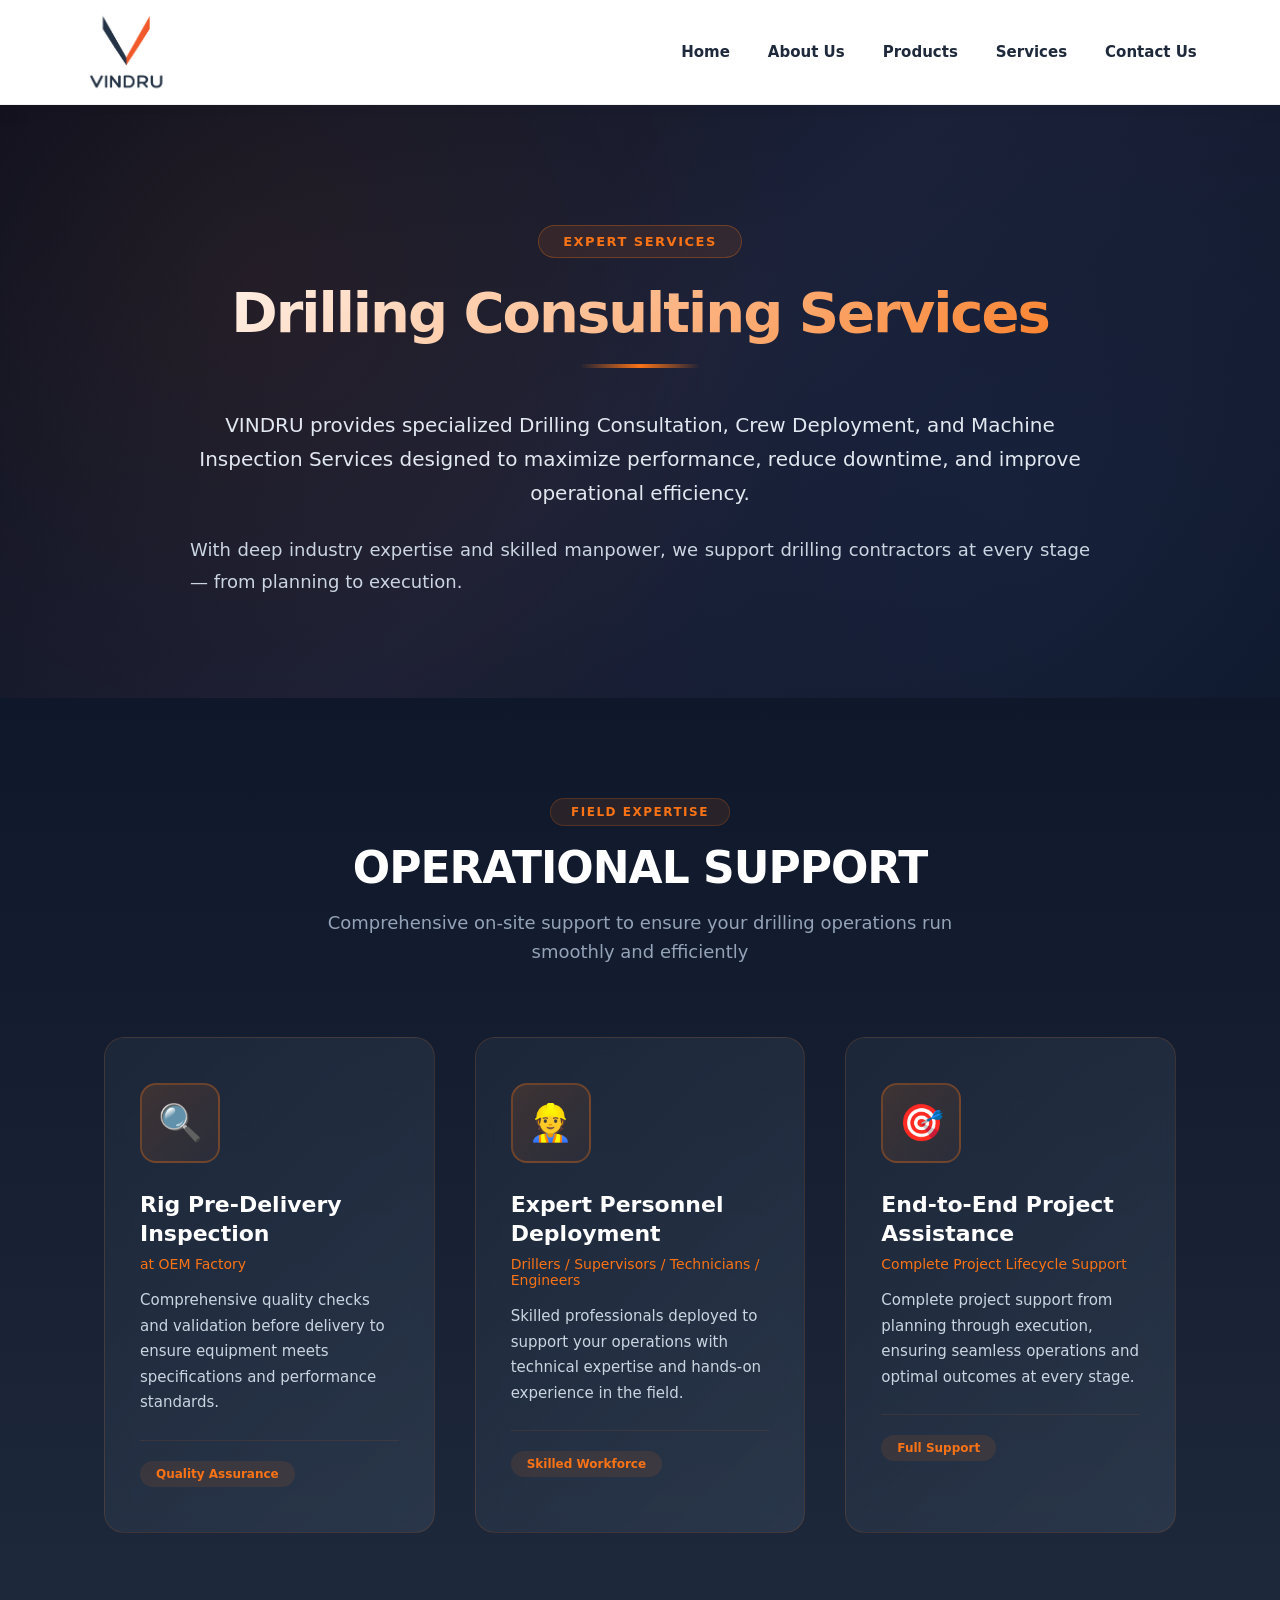
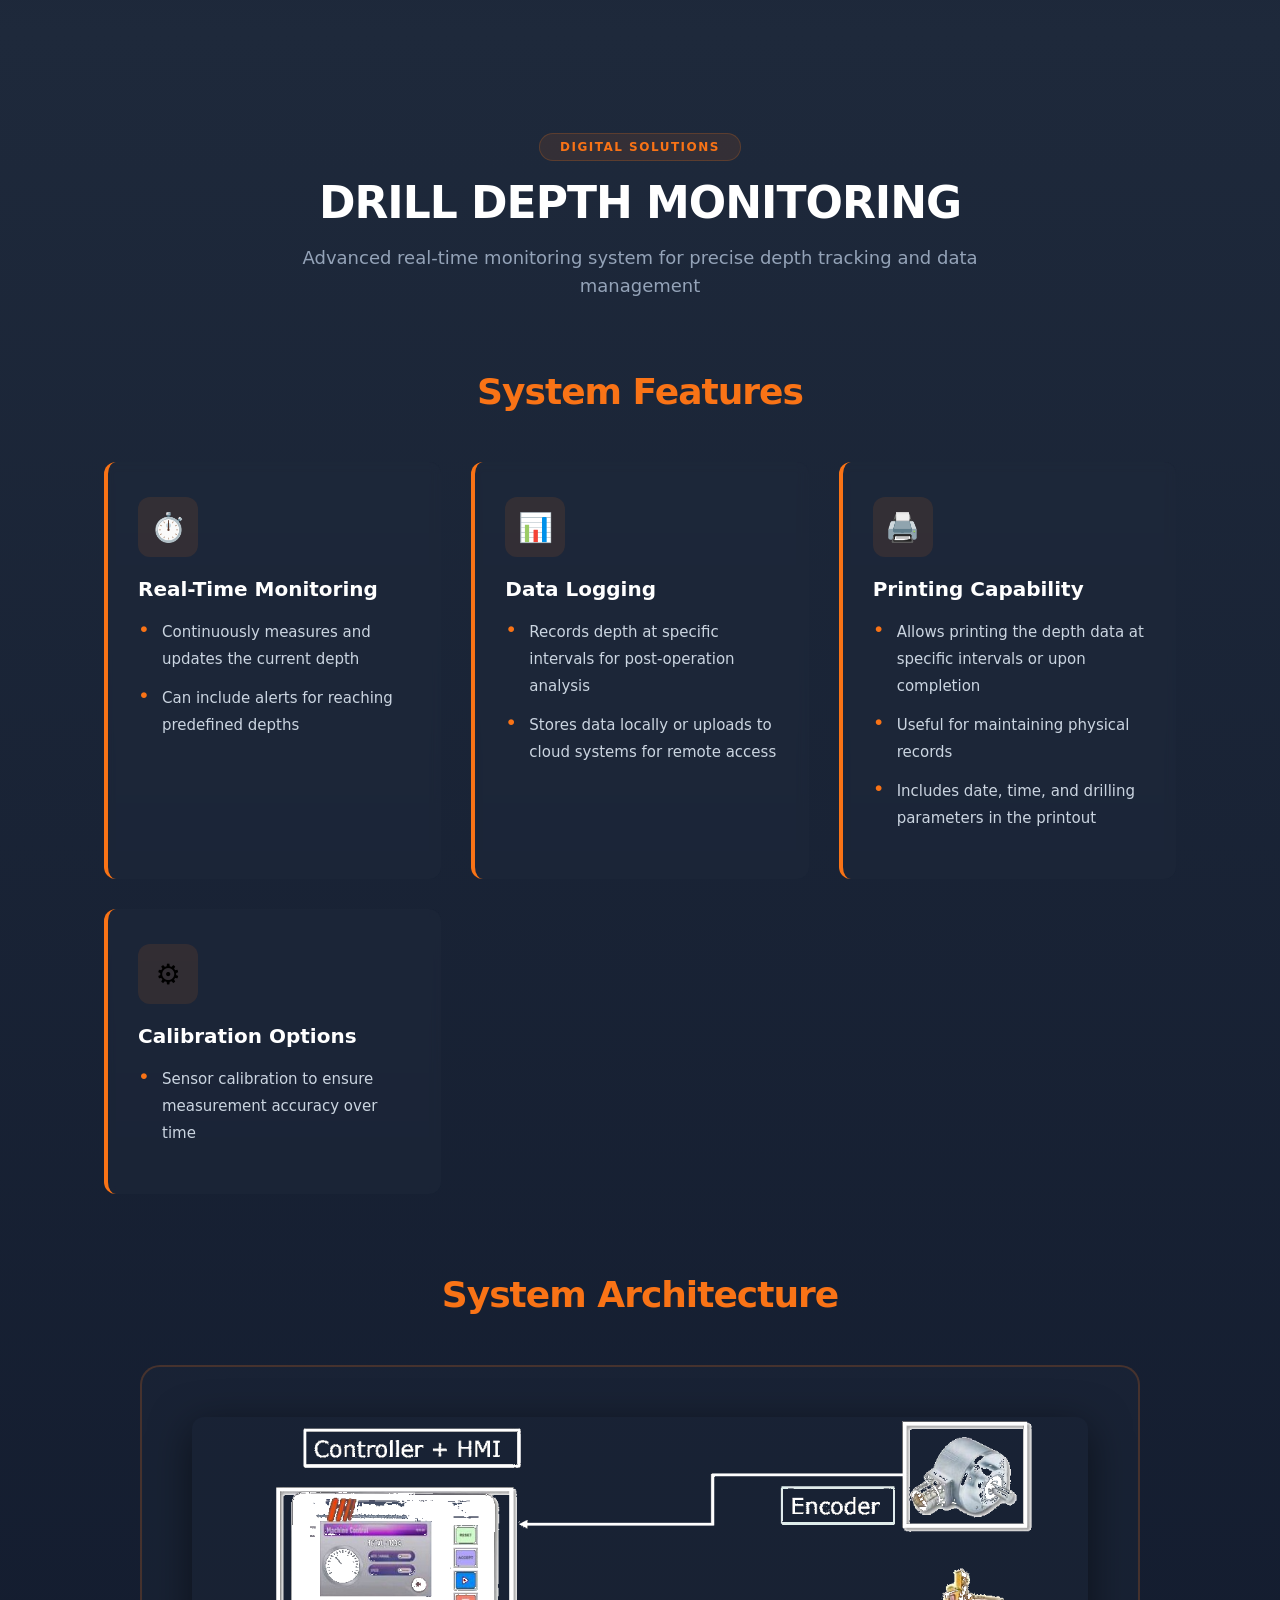
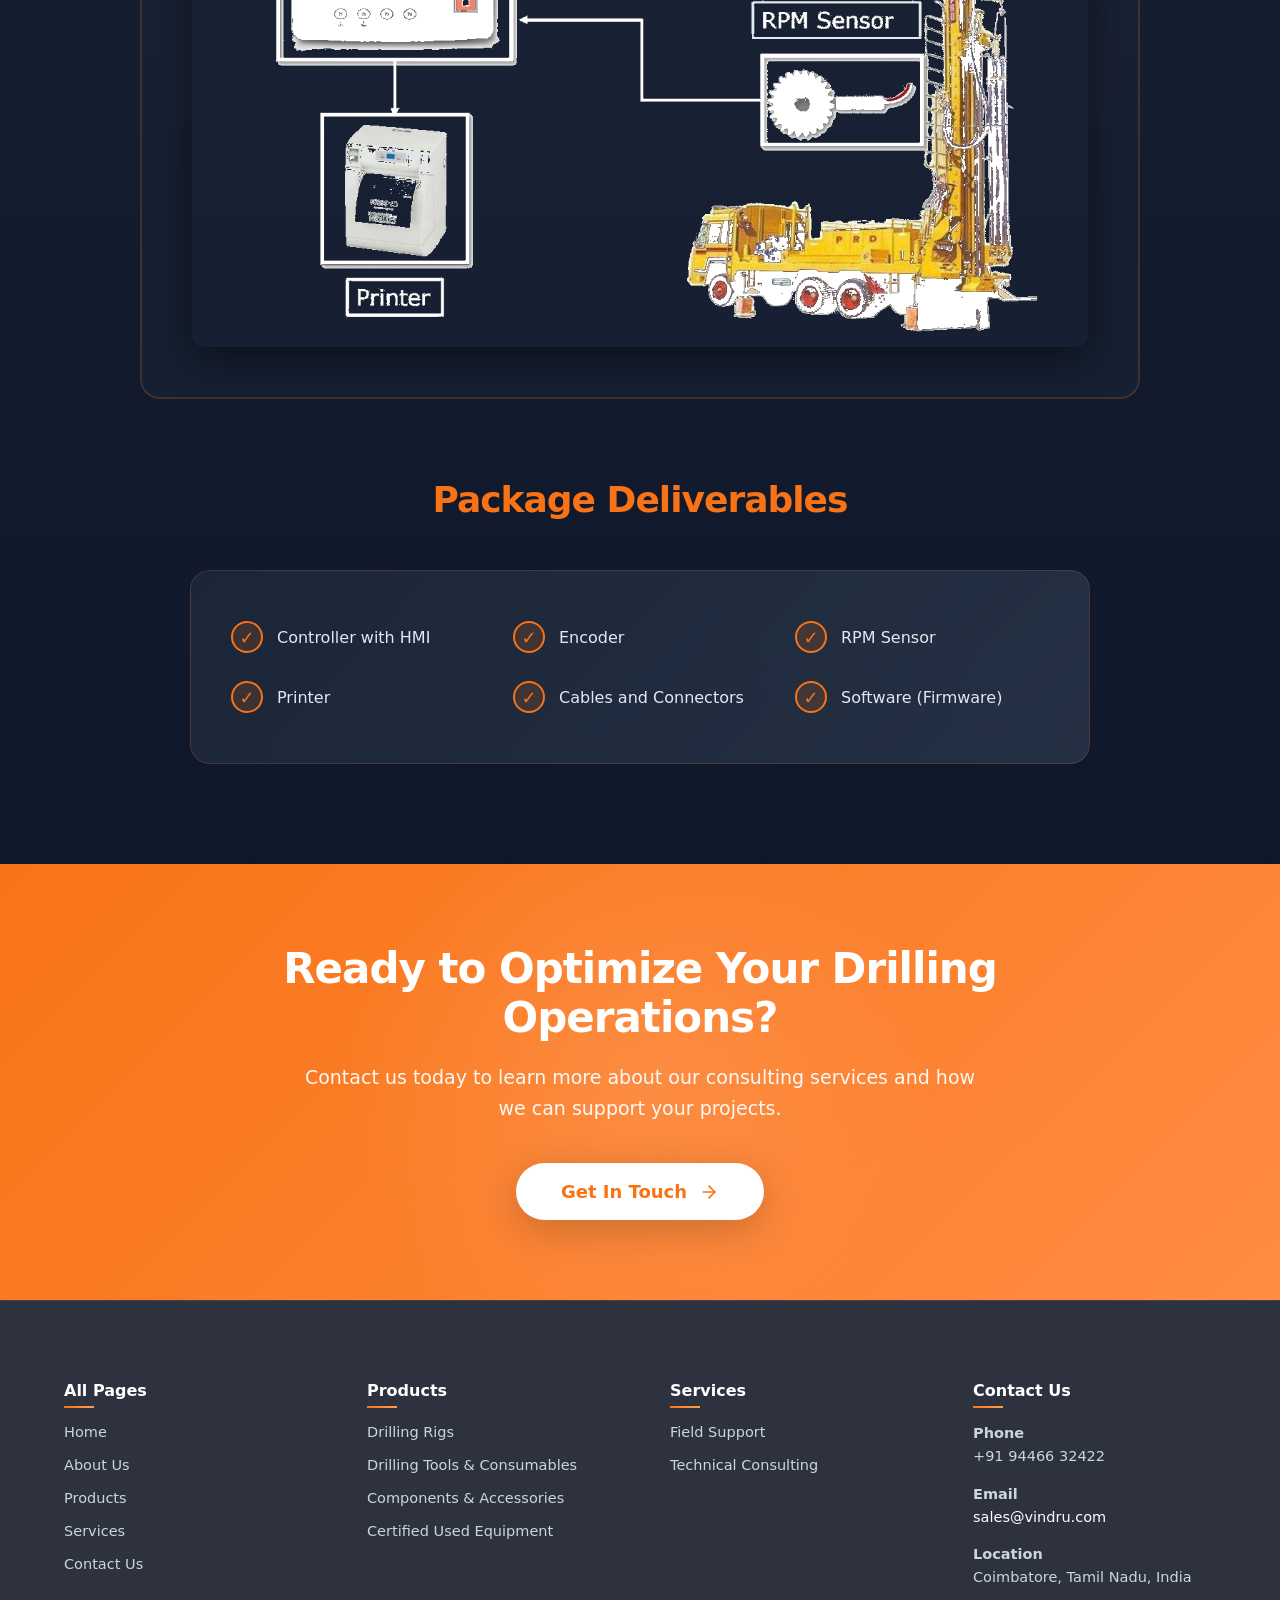
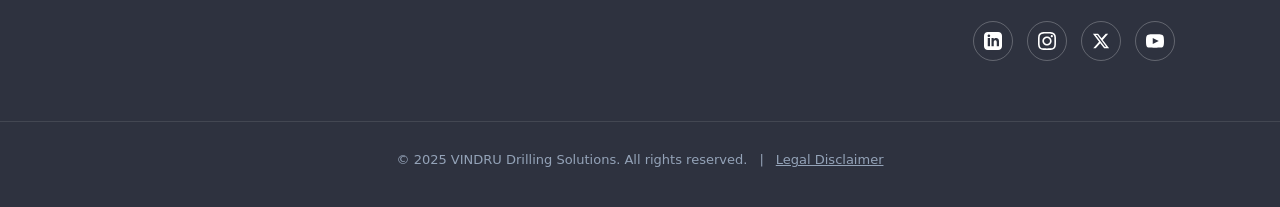
<file: services.html>
<!DOCTYPE html>
<html lang="en">
<head>
  <meta charset="UTF-8" />
  <meta name="viewport" content="width=device-width, initial-scale=1.0"/>
  <meta name="description" content="VINDRU provides specialized drilling consultation, crew deployment, and machine inspection services to maximize performance and reduce downtime in industrial operations.">
  <meta name="keywords" content="drilling services, operational support, digital support, crew deployment, machine inspection, drilling consultation, field services">
  <meta name="author" content="VINDRU Drilling Solutions">
  
  <!-- Open Graph / Social Media -->
  <meta property="og:type" content="website">
  <meta property="og:title" content="Services | VINDRU Drilling Solutions">
  <meta property="og:description" content="Specialized drilling consultation, crew deployment, and inspection services for industrial operations worldwide.">
  <meta property="og:image" content="https://vindru.com/Vindru-LOGO-New.png">
  <meta property="og:url" content="https://vindru.com/services.html">
  
  <!-- Twitter Card -->
  <meta name="twitter:card" content="summary_large_image">
  <meta name="twitter:title" content="Services | VINDRU Drilling Solutions">
  <meta name="twitter:description" content="Expert drilling services including consultation, crew deployment, and inspection.">
  
  <!-- Favicon -->
  <link rel="icon" type="image/png" href="Vindru-LOGO-New.png">
  
  <title>Services | VINDRU - Drilling Consultation & Support</title>
  
  <!-- Preload critical assets -->
  <link rel="preload" href="style.css" as="style">
  <link rel="preload" href="services.css" as="style">

  <!-- Global CSS -->
  <link rel="stylesheet" href="style.css">
  <link rel="stylesheet" href="services.css">
</head>

<body>

<!-- =========================
     NAVBAR
========================== -->
<header class="navbar">
  <div class="nav-container">

    <div class="logo">
      <img src="Vindru-LOGO-New.png" alt="VINDRU">
    </div>

    <!-- DESKTOP MENU -->
    <nav class="nav-links">
      <a href="index.html">Home</a>
      <a href="about.html">About Us</a>
      <a href="products-new.html">Products</a>
      <a href="services.html">Services</a>
      <a href="contact.html">Contact Us</a>
    </nav>

    <!-- MOBILE HAMBURGER -->
    <div class="menu-toggle" id="menuToggle">
      <span></span>
      <span></span>
      <span></span>
    </div>

  </div>
</header>

<div class="menu-overlay" id="menuOverlay">
  <nav class="menu-links">
    <a href="index.html">Home</a>
    <a href="about.html">About Us</a>
    <a href="products-new.html">Products</a>
    <a href="services.html">Services</a>
    <a href="contact.html">Contact Us</a>
  </nav>
</div>
<!-- =========================
     SERVICES HERO SECTION
========================== -->
<section class="services-hero-new">
  <div class="hero-bg-pattern"></div>
  <div class="container" style="max-width:1200px;margin:0 auto;position:relative;z-index:2;">
    <div class="hero-badge">EXPERT SERVICES</div>
    <h1 class="hero-title-new">Drilling Consulting Services</h1>
    <div class="hero-divider"></div>
    <p class="hero-subtitle">
      VINDRU provides specialized Drilling Consultation, Crew Deployment, and Machine Inspection Services designed to maximize performance, reduce downtime, and improve operational efficiency.
    </p>
    <p class="hero-description">
      With deep industry expertise and skilled manpower, we support drilling contractors at every stage — from planning to execution.
    </p>
  </div>
</section>

<!-- =========================
     OPERATIONAL SUPPORT
========================== -->
<section class="operational-section">
  <div class="container" style="max-width:1200px;margin:0 auto;">
    
    <div class="section-header">
      <span class="section-tag">FIELD EXPERTISE</span>
      <h2 class="section-title-new">OPERATIONAL SUPPORT</h2>
      <p class="section-subtitle">Comprehensive on-site support to ensure your drilling operations run smoothly and efficiently</p>
    </div>
    
    <div class="services-grid">
      
      <div class="service-card-new">
        <div class="card-icon-wrapper">
          <div class="card-icon">🔍</div>
          <div class="icon-glow"></div>
        </div>
        <h3 class="card-title">Rig Pre-Delivery Inspection</h3>
        <p class="card-subtitle">at OEM Factory</p>
        <p class="card-description">Comprehensive quality checks and validation before delivery to ensure equipment meets specifications and performance standards.</p>
        <div class="card-footer">
          <span class="card-tag">Quality Assurance</span>
        </div>
      </div>

      <div class="service-card-new">
        <div class="card-icon-wrapper">
          <div class="card-icon">👷</div>
          <div class="icon-glow"></div>
        </div>
        <h3 class="card-title">Expert Personnel Deployment</h3>
        <p class="card-subtitle">Drillers / Supervisors / Technicians / Engineers</p>
        <p class="card-description">Skilled professionals deployed to support your operations with technical expertise and hands-on experience in the field.</p>
        <div class="card-footer">
          <span class="card-tag">Skilled Workforce</span>
        </div>
      </div>

      <div class="service-card-new">
        <div class="card-icon-wrapper">
          <div class="card-icon">🎯</div>
          <div class="icon-glow"></div>
        </div>
        <h3 class="card-title">End-to-End Project Assistance</h3>
        <p class="card-subtitle">Complete Project Lifecycle Support</p>
        <p class="card-description">Complete project support from planning through execution, ensuring seamless operations and optimal outcomes at every stage.</p>
        <div class="card-footer">
          <span class="card-tag">Full Support</span>
        </div>
      </div>

    </div>
  </div>
</section>

<!-- =========================
     DRILL DEPTH MONITORING
========================== -->
<section class="monitoring-section">
  <div class="container" style="max-width:1200px;margin:0 auto;">
    
    <div class="section-header">
      <span class="section-tag">DIGITAL SOLUTIONS</span>
      <h2 class="section-title-new">DRILL DEPTH MONITORING</h2>
      <p class="section-subtitle">Advanced real-time monitoring system for precise depth tracking and data management</p>
    </div>

    <!-- FEATURES GRID -->
    <div class="features-container">
      <h3 class="features-heading">System Features</h3>
      
      <div class="features-grid">
        
        <div class="feature-card">
          <div class="feature-icon-box">
            <span class="feature-icon">⏱️</span>
          </div>
          <h4 class="feature-title">Real-Time Monitoring</h4>
          <ul class="feature-list">
            <li>Continuously measures and updates the current depth</li>
            <li>Can include alerts for reaching predefined depths</li>
          </ul>
        </div>

        <div class="feature-card">
          <div class="feature-icon-box">
            <span class="feature-icon">📊</span>
          </div>
          <h4 class="feature-title">Data Logging</h4>
          <ul class="feature-list">
            <li>Records depth at specific intervals for post-operation analysis</li>
            <li>Stores data locally or uploads to cloud systems for remote access</li>
          </ul>
        </div>

        <div class="feature-card">
          <div class="feature-icon-box">
            <span class="feature-icon">🖨️</span>
          </div>
          <h4 class="feature-title">Printing Capability</h4>
          <ul class="feature-list">
            <li>Allows printing the depth data at specific intervals or upon completion</li>
            <li>Useful for maintaining physical records</li>
            <li>Includes date, time, and drilling parameters in the printout</li>
          </ul>
        </div>

        <div class="feature-card">
          <div class="feature-icon-box">
            <span class="feature-icon">⚙️</span>
          </div>
          <h4 class="feature-title">Calibration Options</h4>
          <ul class="feature-list">
            <li>Sensor calibration to ensure measurement accuracy over time</li>
          </ul>
        </div>

      </div>
    </div>

    <!-- ARCHITECTURE -->
    <div class="architecture-container">
      <h3 class="architecture-heading">System Architecture</h3>
      <div class="architecture-box">
        <img src="vindru-architechture.png" alt="Drill Depth Monitoring System Architecture" loading="lazy" class="architecture-img">
      </div>
    </div>

    <!-- DELIVERABLES -->
    <div class="deliverables-container">
      <h3 class="deliverables-heading">Package Deliverables</h3>
      <div class="deliverables-grid">
        <div class="deliverable-item">
          <span class="deliverable-check">✓</span>
          <span class="deliverable-text">Controller with HMI</span>
        </div>
        <div class="deliverable-item">
          <span class="deliverable-check">✓</span>
          <span class="deliverable-text">Encoder</span>
        </div>
        <div class="deliverable-item">
          <span class="deliverable-check">✓</span>
          <span class="deliverable-text">RPM Sensor</span>
        </div>
        <div class="deliverable-item">
          <span class="deliverable-check">✓</span>
          <span class="deliverable-text">Printer</span>
        </div>
        <div class="deliverable-item">
          <span class="deliverable-check">✓</span>
          <span class="deliverable-text">Cables and Connectors</span>
        </div>
        <div class="deliverable-item">
          <span class="deliverable-check">✓</span>
          <span class="deliverable-text">Software (Firmware)</span>
        </div>
      </div>
    </div>

  </div>
</section>

<!-- CTA SECTION -->
<section class="cta-section-new">
  <div class="cta-glow"></div>
  <div class="container" style="max-width:900px;margin:0 auto;position:relative;z-index:2;">
    <h2 class="cta-title">Ready to Optimize Your Drilling Operations?</h2>
    <p class="cta-description">Contact us today to learn more about our consulting services and how we can support your projects.</p>
    <a href="contact.html" class="cta-button">
      <span>Get In Touch</span>
      <svg width="20" height="20" viewBox="0 0 24 24" fill="none" stroke="currentColor" stroke-width="2" stroke-linecap="round" stroke-linejoin="round">
        <line x1="5" y1="12" x2="19" y2="12"></line>
        <polyline points="12 5 19 12 12 19"></polyline>
      </svg>
    </a>
  </div>
</section>

<footer class="vindru-footer">

  <div class="footer-container">

    <!-- ALL PAGES -->
    <div class="footer-col">
      <h4>All Pages</h4>
      <ul>
        <li><a href="index.html">Home</a></li>
        <li><a href="about.html">About Us</a></li>
        <li><a href="products-new.html">Products</a></li>
        <li><a href="services.html">Services</a></li>
        <li><a href="contact.html">Contact Us</a></li>
      </ul>
    </div>

    <!-- PRODUCTS -->
    <div class="footer-col">
      <h4>Products</h4>
      <ul>
        <li><a href="products-new.html#vin-saver">Drilling Rigs</a></li>
        <li><a href="products-new.html#drilling-tools">Drilling Tools & Consumables</a></li>
        <li><a href="products-new.html#components">Components & Accessories</a></li>
        <li><a href="products-new.html#used-equipment">Certified Used Equipment</a></li>
      </ul>
    </div>

    <!-- SERVICES -->
    <div class="footer-col">
      <h4>Services</h4>
      <ul>
        <li><a href="services.html#field-support">Field Support</a></li>
        <li><a href="services.html#technical-consulting">Technical Consulting</a></li>
      </ul>
    </div>

    <!-- CONTACT -->
    <div class="footer-col footer-contact">
      <h4>Contact Us</h4>

      <p><strong>Phone</strong><br>+91 94466 32422</p>
      <p><strong>Email</strong><br><a href="mailto:sales@vindru.com">sales@vindru.com</a></p>
      <p><strong>Location</strong><br>Coimbatore, Tamil Nadu, India</p>

      <div class="footer-socials">
        <a href="https://www.linkedin.com/company/vindru" target="_blank" rel="noopener" aria-label="LinkedIn">
          <svg width="18" height="18" fill="currentColor" viewBox="0 0 24 24"><path d="M19 0h-14c-2.761 0-5 2.239-5 5v14c0 2.761 2.239 5 5 5h14c2.762 0 5-2.239 5-5v-14c0-2.761-2.238-5-5-5zm-11 19h-3v-11h3v11zm-1.5-12.268c-.966 0-1.75-.79-1.75-1.764s.784-1.764 1.75-1.764 1.75.79 1.75 1.764-.783 1.764-1.75 1.764zm13.5 12.268h-3v-5.604c0-3.368-4-3.113-4 0v5.604h-3v-11h3v1.765c1.396-2.586 7-2.777 7 2.476v6.759z"/></svg>
        </a>
        <a href="https://www.instagram.com/vindru" target="_blank" rel="noopener" aria-label="Instagram">
          <svg width="18" height="18" fill="currentColor" viewBox="0 0 24 24"><path d="M12 2.163c3.204 0 3.584.012 4.85.07 3.252.148 4.771 1.691 4.919 4.919.058 1.265.069 1.645.069 4.849 0 3.205-.012 3.584-.069 4.849-.149 3.225-1.664 4.771-4.919 4.919-1.266.058-1.644.07-4.85.07-3.204 0-3.584-.012-4.849-.07-3.26-.149-4.771-1.699-4.919-4.92-.058-1.265-.07-1.644-.07-4.849 0-3.204.013-3.583.07-4.849.149-3.227 1.664-4.771 4.919-4.919 1.266-.057 1.645-.069 4.849-.069zm0-2.163c-3.259 0-3.667.014-4.947.072-4.358.2-6.78 2.618-6.98 6.98-.059 1.281-.073 1.689-.073 4.948 0 3.259.014 3.668.072 4.948.2 4.358 2.618 6.78 6.98 6.98 1.281.058 1.689.072 4.948.072 3.259 0 3.668-.014 4.948-.072 4.354-.2 6.782-2.618 6.979-6.98.059-1.28.073-1.689.073-4.948 0-3.259-.014-3.667-.072-4.947-.196-4.354-2.617-6.78-6.979-6.98-1.281-.059-1.69-.073-4.949-.073zm0 5.838c-3.403 0-6.162 2.759-6.162 6.162s2.759 6.163 6.162 6.163 6.162-2.759 6.162-6.163c0-3.403-2.759-6.162-6.162-6.162zm0 10.162c-2.209 0-4-1.79-4-4 0-2.209 1.791-4 4-4s4 1.791 4 4c0 2.21-1.791 4-4 4zm6.406-11.845c-.796 0-1.441.645-1.441 1.44s.645 1.44 1.441 1.44c.795 0 1.439-.645 1.439-1.44s-.644-1.44-1.439-1.44z"/></svg>
        </a>
        <a href="https://twitter.com/vindru" target="_blank" rel="noopener" aria-label="X (Twitter)">
          <svg width="18" height="18" fill="currentColor" viewBox="0 0 24 24"><path d="M18.244 2.25h3.308l-7.227 8.26 8.502 11.24H16.17l-5.214-6.817L4.99 21.75H1.68l7.73-8.835L1.254 2.25H8.08l4.713 6.231zm-1.161 17.52h1.833L7.084 4.126H5.117z"/></svg>
        </a>
        <a href="https://www.youtube.com/@vindru" target="_blank" rel="noopener" aria-label="YouTube">
          <svg width="18" height="18" fill="currentColor" viewBox="0 0 24 24"><path d="M19.615 3.184c-3.604-.246-11.631-.245-15.23 0-3.897.266-4.356 2.62-4.385 8.816.029 6.185.484 8.549 4.385 8.816 3.6.245 11.626.246 15.23 0 3.897-.266 4.356-2.62 4.385-8.816-.029-6.185-.484-8.549-4.385-8.816zm-10.615 12.816v-8l8 3.993-8 4.007z"/></svg>
        </a>
      </div>
    </div>

  </div>

  <div class="footer-bottom">
    © 2025 VINDRU Drilling Solutions. All rights reserved.
    <span class="footer-separator">|</span>
    <button id="openLegal" class="footer-legal-link">Legal Disclaimer</button>
  </div>

</footer>

<!-- Legal Disclaimer Modal -->
<div id="legalModal" class="legal-modal">
  <div class="legal-box">
    <button class="legal-close" id="closeLegal">&times;</button>
    <h2>Legal Disclaimer</h2>
    <div class="legal-scroll">
      <h4>Legal Disclaimer</h4>
      <p>VINDRU (Vindru Drilling Solutions Corp) provides access to information and materials (the "Information") on www.vindru.com, subject to the Terms of Use and this Disclaimer. By accessing or using this Website, you acknowledge and agree to be bound by the Terms of Use and this Disclaimer. If you do not agree with these terms, you are advised not to access or use the Website.<br><br>VINDRU reserves the right to modify the Terms of Use and/or this Disclaimer at any time, at its sole discretion and without prior notice, by posting the updated terms on the Website. Continued use of the Website following the posting of any changes constitutes your acceptance of those changes, regardless of whether you have reviewed them.</p>
      
      <h4>Copyright</h4>
      <p>© Vindru Drilling Solutions Corp. 2025. All rights reserved.<br><br>Except as expressly permitted in this Website, no part of the information or content may be reproduced, distributed, or transmitted in any form or by any means without the prior written consent of VINDRU</p>
      
      <h4>Trademarks</h4>
      <p>VINDRU, including the VINDRU name, logos, graphics, service marks, and "vindru.com," are trademarks of VINDRU. Except as expressly permitted herein, these trademarks may not be used without prior written authorization from VINDRU.<br><br>All other trademarks appearing on this Website that are not owned by VINDRU are the property of their respective owners. These owners may not be affiliated with, connected to, or sponsored by VINDRU.</p>
      
      <h4>Website Access and Use</h4>
      <p>Subject to the terms and conditions outlined in the Terms of Use and this Disclaimer, VINDRU grants you a limited, non-exclusive, non-transferable, and restricted right to access, use, and display this Website and its contents.<br><br>By accessing the Website, you agree not to disrupt or attempt to disrupt its operation in any manner. Your use of the Website must at all times comply with the Terms of Use and this Disclaimer.<br><br>Unless expressly stated otherwise on the Website, you may not copy, print, reproduce, or otherwise use the information and materials available on this Website without prior written permission from VINDRU.</p>
      
      <h4>Governing Law and Jurisdiction</h4>
      <p>By accessing this Website, you agree that all matters arising out of or relating to this Website, including any disputes involving VINDRU, shall be governed by the laws of the Republic of India. You also agree to submit to the exclusive jurisdiction of the courts located in Coimbatore, Tamil Nadu, for the resolution of any such disputes.</p>
    </div>
  </div>
</div>

<script>
const openLegal = document.getElementById("openLegal");
const closeLegal = document.getElementById("closeLegal");
const modal = document.getElementById("legalModal");

if (openLegal && closeLegal && modal) {
  openLegal.onclick = () => modal.classList.add("active");
  closeLegal.onclick = () => modal.classList.remove("active");
  modal.onclick = e => {
    if(e.target === modal) modal.classList.remove("active");
  };
}
</script>

<!-- =========================
     REVEAL SCRIPT
========================== -->
<script>
  const reveals = document.querySelectorAll('.reveal');

  const observer = new IntersectionObserver(
    entries => {
      entries.forEach(entry => {
        if (entry.isIntersecting) {
          entry.target.classList.add('active');
          observer.unobserve(entry.target);
        }
      });
    },
    { threshold: 0.2 }
  );

  reveals.forEach(el => observer.observe(el));
</script>

<script>
const toggle = document.getElementById("menuToggle");
const overlay = document.getElementById("menuOverlay");

toggle.addEventListener("click", () => {
  overlay.classList.toggle("active");
});

overlay.addEventListener("click", () => {
  overlay.classList.remove("active");
});
</script>

</body>
</html>
</file>
<file: style.css>
/* ================================
   TRUE FULL WIDTH LAYOUT SYSTEM
================================ */

html, body {
  width: 100%;
  margin: 0;
  padding: 0;
  overflow-x: hidden;
}

/* Sections stretch full width */
section {
  width: 100%;
}

/* Content stays centered */







:root {
  --navy: #0b2d42;
  --steel: #143e5a;
  --white: #ffffff;
  --orange: #f97316;
  --text-dark: #0f172a;
  --text-muted: #64748b;
  --text-light: #cbd5e1;
  --bg-main: #0b1e2d;
  --bg-deep: #0f2a3d;
  --grid-color: rgba(255,255,255,0.04);
  --nav-height: 96px;
}

/* =========================
   GLOBAL FLUID CONTAINER
========================= */

.container,
.nav-container,
.industries-glass,
.global-container,
.footer-container {
  width: min(92%, 1320px);
  margin-inline: auto;
}

/* ensures full-width sections still align inside */
.full-width > * {
  width: min(92%, 1320px);
  margin-inline: auto;
}

/* prevents edge hugging on tiny phones */
@media (max-width: 480px){
  .container,
  .nav-container,
  .industries-glass,
  .global-container,
  .footer-container {
    width: 94%;
  }
}

/* ================================
   GLOBAL SECTION SPACING SYSTEM
================================ */
.section {
  padding-top: 100px;
  padding-bottom: 100px;
}

@media (max-width: 768px) {
  .section {
    padding-top: 70px;
    padding-bottom: 70px;
  }
}


/* ================================
   GLOBAL CONTAINER – SINGLE SOURCE
================================ */



/* Brand accent line */


* {
  margin: 0;
  padding: 0;
  box-sizing: border-box;
  font-family: Inter, system-ui, sans-serif;
}

/* ================================
   GLOBAL BACKGROUND SYSTEM
   (Applies to every page)
================================ */

body {
  background:
    radial-gradient(circle at top left, #1b335f 0%, #050a14 55%),
    radial-gradient(circle at bottom right, #7a3a10 0%, #050a14 60%);
  background-attachment: fixed;
}


@keyframes bgFloat {
  0% { transform: translateY(0px) translateX(0px); }
  100% { transform: translateY(-40px) translateX(30px); }
}

body {
  position: relative;
  overflow-x: hidden;
}

section, header, footer, main {
  position: relative;
  z-index: 1;
}

/* CONTAINER */



/* NAVBAR */
/* ===== NAVBAR ===== */
/* =========================
   NAVBAR – RESPONSIVE MASTER
========================= */
/* ===============================
   GLOBAL HAMBURGER NAVBAR
================================ */

.navbar {
  width: 100%;
  background: white;
  position: sticky;
  top: 0;
  z-index: 1000;
  box-shadow: 0 4px 20px rgba(0,0,0,0.08);
}

.nav-container {
  max-width: 1320px;
  margin: 0 auto;
  padding: 16px 32px;
  display: flex;
  justify-content: space-between;
  align-items: center;
}

.logo {
  display: flex;
  align-items: center;
  height: 72px;
  overflow: visible;
}

.logo img {
  height: 72px;
  width: auto;
  transform: scale(1.2);
  transform-origin: left center;
}


@media(max-width: 768px) {

  .logo {
    height: 48px;
  }

  .logo img {
    height: 48px;
    transform: scale(1.35);
  }
}

/* ===============================
   DESKTOP NAV LINKS
================================ */

.nav-links{
  display:flex;
  gap:38px;
  align-items:center;
}

.nav-links a{
  text-decoration:none;
  font-size:15px;
  font-weight:500;
  color:#0f172a;
  position:relative;
  transition:.3s ease;
}

/* subtle underline hover */
.nav-links a::after{
  content:"";
  position:absolute;
  left:0;
  bottom:-6px;
  width:0;
  height:2px;
  background:#f97316;
  transition:.3s ease;
}

.nav-links a:hover{
  color:#f97316;
}

.nav-links a:hover::after{
  width:100%;
}







/* ===============================
   NAVBAR RESPONSIVE BEHAVIOR
================================ */

/* Desktop */
@media(min-width: 900px){

  /* show desktop menu */
  .nav-links{
    display:flex;
  }

  /* hide hamburger */
  .menu-toggle{
    display:none;
  }
}

/* Mobile */
@media(max-width: 899px){

  /* hide desktop links */
  .nav-links{
    display:none;
  }

  /* show hamburger */
  .menu-toggle{
    display:flex;
  }
}

/* ===============================
   FINAL NAVBAR VISIBILITY FIX
================================ */

/* DESKTOP */
@media (min-width: 900px){
  .menu-toggle{
    display:none !important;
  }

  .nav-links{
    display:flex !important;
  }
}

/* MOBILE */
@media (max-width: 899px){
  .menu-toggle{
    display:flex !important;
  }

  .nav-links{
    display:none !important;
  }
}

.navbar{
  border-bottom:1px solid rgba(0,0,0,0.05);
  box-shadow:
    0 6px 20px rgba(0,0,0,0.06),
    0 1px 0 rgba(255,255,255,0.6) inset;
}


.nav-links a{
  position:relative;
  padding:6px 0;
}

.nav-links a::after{
  content:"";
  position:absolute;
  left:0;
  bottom:-4px;
  width:0;
  height:2px;
  background:linear-gradient(90deg,#f97316,#ff9f4a);
  transition:0.35s ease;
}

.nav-links a:hover::after{
  width:100%;
}


.nav-links a{
  font-weight:600;
  color:#1e293b;
}


.navbar{
  box-shadow: 0 6px 18px rgba(0,0,0,0.06);
}




/* HAMBURGER */
.menu-toggle {
  width: 28px;
  height: 20px;
  display: flex;
  flex-direction: column;
  justify-content: space-between;
  cursor: pointer;
}

.menu-toggle span {
  height: 3px;
  background: #0f172a;
  border-radius: 2px;
}

/* ===============================
   FULLSCREEN MENU
================================ */

.menu-overlay {
  position: fixed;
  inset: 0;
  background: rgba(5,15,30,0.95);
  display: flex;
  align-items: center;
  justify-content: center;
  opacity: 0;
  pointer-events: none;
  transition: 0.4s ease;
  z-index: 2000;
}

.menu-overlay.active {
  opacity: 1;
  pointer-events: all;
}

.menu-links {
  display: flex;
  flex-direction: column;
  gap: 32px;
  text-align: center;
}

.menu-links a {
  font-size: 28px;
  font-weight: 600;
  color: white;
  text-decoration: none;
  transition: 0.3s;
}

.menu-links a:hover {
  color: #f97316;
}
/* HERO */


/* WHO WE ARE */

/* ================================
   WHO WE ARE SECTION
================================ */

.who-we-are {
  background: #081220; /* same site dark blue */
      /* tightened spacing */
  padding: 0;
  color: white;
}

.who-grid {
  display: grid;
  grid-template-columns: 1fr 1fr;
  gap: 60px;
  align-items: center;
}

/* IMAGE */
.who-image img {
  width: 100%;
  border-radius: 20px;
  object-fit: cover;
  transition: transform 0.4s ease;
}

.who-image img:hover {
  transform: scale(1.03);
}

/* TEXT */
.who-eyebrow {
  font-size: 12px;
  letter-spacing: 2px;
  color: var(--orange);
  font-weight: 600;
}

.who-content h2 {
  font-size: 40px;
  line-height: 1.25;
  margin: 8px 0 10px;
}

.who-content p {
  color: #cbd5e1;
  line-height: 1.7;
  margin-bottom: 16px;
  max-width: 520px;
}


/* ================================
   REVEAL ANIMATIONS
================================ */

.reveal-left,
.reveal-right {
  opacity: 0;
  transition: all 0.9s ease;
}

.reveal-left {
  transform: translateX(-60px);
}

.reveal-right {
  transform: translateX(60px);
}

.reveal-left.active,
.reveal-right.active {
  opacity: 1;
  transform: translateX(0);
}

/* Button delay */
.reveal-delay {
  display: inline-block;
  opacity: 0;
  transform: translateY(20px);
  transition: all 0.8s ease 0.2s;
}

.reveal-delay.active {
  opacity: 1;
  transform: translateY(0);
}

/* OUTLINE BUTTON (Know More) */
.btn-outline {
  display: inline-block;
  padding: 12px 28px;
  border-radius: 30px;
  border: 2px solid #ff7a00;
  color: #ff7a00;
  text-decoration: none;
  font-weight: 600;
  transition: all 0.3s ease;
}

.btn-outline:hover {
  background: #ff7a00;
  color: #ffffff;
}

.btn-primary,
.btn-outline {
  min-width: 160px;
  text-align: center;
}

/* ================================
   RESPONSIVE
================================ */

@media (max-width: 900px) {
  .who-grid {
    grid-template-columns: 1fr;
    gap: 40px;
  }

  .who-content h2 {
    font-size: 34px;
  }
}



/* PRODUCTS */
/* PRODUCTS SECTION */
/* PRODUCTS SECTION */

.products-section {
  background: transparent;
 
  overflow: hidden;
}

/* HEADER */
.products-header {
  text-align: center;
  margin-bottom: 60px;
}

.products-tag {
  font-size: 13px;
  font-weight: 700;
  letter-spacing: 2.5px;
  text-transform: uppercase;
  color: #f97316;
  display: inline-block;
  margin-bottom: 12px;
}

.products-tag::after {
  content: "";
  display: block;
  width: 42px;
  height: 3px;
  background: linear-gradient(90deg, #f97316, #ff9f4a);
  margin: 10px auto 0;
  border-radius: 2px;
}

.section-title {
  font-size: 40px;
  font-weight: 700;
  color: #ffffff;
  margin: 14px 0;
}

.section-subtitle {
  max-width: 720px;
  margin: 0 auto;
  font-size: 16px;
  line-height: 1.7;
  color: #cbd5e1;
}

/* SCROLL ROW */
.products-scroll {
  display: flex;
  gap: 28px;
  overflow-x: auto;
  padding-bottom: 20px;
  scroll-behavior: smooth;
}

.products-scroll::-webkit-scrollbar {
  height: 8px;
}

.products-scroll::-webkit-scrollbar-thumb {
  background: rgba(249, 115, 22, 0.6);
  border-radius: 10px;
}

.products-scroll::-webkit-scrollbar-track {
  background: transparent;
}

/* PRODUCT CARD */
.product-card {
  min-width: 260px;
  height: 280px;
  background: #000;
  border-radius: 18px;
  box-shadow: 0 20px 50px rgba(0,0,0,0.25);
  transition: all 0.35s ease;
  position: relative;
  flex-shrink: 0;
  overflow: hidden;
}

/* IMAGE FILLS ENTIRE BOX */
.product-image {
  position: absolute;
  inset: 0;
  width: 100%;
  height: 100%;
}

.product-image img {
  width: 100%;
  height: 100%;
  object-fit: cover;
  transform: scale(0.85);
  transition: transform 0.35s ease;
}

/* TITLE - ALWAYS VISIBLE */
.product-card h3 {
  position: absolute;
  bottom: 0;
  left: 0;
  right: 0;
  padding: 20px;
  font-size: 18px;
  font-weight: 600;
  color: #fff;
  background: linear-gradient(to top, rgba(0,0,0,0.9), transparent);
  opacity: 1;
  transform: translateY(0);
  transition: all 0.35s ease;
  z-index: 2;
  text-align: center;
}

/* HOVER - SHOW TEXT & ZOOM IMAGE */
.product-card:hover h3 {
  opacity: 1;
  transform: translateY(0);
}

.product-card:hover .product-image img {
  transform: scale(1.1);
}

.product-card:hover {
  transform: translateY(-8px);
  box-shadow:
    0 30px 70px rgba(0,0,0,0.35),
    0 0 0 2px rgba(249,115,22,0.5);
}

/* MOBILE */
@media (max-width: 768px) {
  .products-section {
    padding: 90px 0px;
  }

  .section-title {
    font-size: 28px;
  }

  .product-card {
    min-width: 220px;
    height: 240px;
  }
}

/* WRAPPER FOR ARROWS */
.products-wrapper {
  position: relative;
}

/* SCROLL BUTTONS */
.scroll-btn {
  position: absolute;
  top: 50%;
  transform: translateY(-50%);
  background: rgba(15, 23, 42, 0.85);
  color: white;
  border: none;
  font-size: 22px;
  width: 44px;
  height: 44px;
  border-radius: 50%;
  cursor: pointer;
  z-index: 10;
  transition: all 0.3s ease;
}

.scroll-btn:hover {
  background: #f97316;
}

.scroll-btn.left {
  left: -22px;
}

.scroll-btn.right {
  right: -22px;
}

/* CLICKABLE CARD */
.product-card {
  text-decoration: none;
  color: inherit;
}

/* REVEAL ANIMATION */
.reveal {
  opacity: 0;
  transform: translateY(30px);
  transition: all 0.8s ease;
}

.reveal.active {
  opacity: 1;
  transform: translateY(0);
}

/* MOBILE */
@media (max-width: 768px) {
  .scroll-btn {
    display: none;
  }
}








/* MOBILE – SMOOTH HORIZONTAL SCROLL */
/* FORCE MOBILE TO TREAT PRODUCT STRIP AS A SWIPE GALLERY */
@media (max-width: 768px) {
  .products-scroll {
    position: relative;
    z-index: 10;
    will-change: transform;
    transform: translateZ(0);
    pointer-events: auto;

    overflow-x: auto;
    overflow-y: hidden;
    -webkit-overflow-scrolling: touch;
    touch-action: pan-x;
    scroll-snap-type: x mandatory;
    scroll-behavior: smooth;

    padding-left: 16px;
    padding-right: 16px;
  }

  .product-card {
    scroll-snap-align: center;
  }

  /* SHOW PRODUCT NAMES ON MOBILE */
  .product-card h3 {
    opacity: 1;
    transform: translateY(0);
  }
}







/* GLOBAL */
/* =========================
   GLOBAL PRESENCE – SPLIT
   ========================= */

.global-section {
  background: transparent;
  
}

.global-container {
  max-width: 1300px;
  margin: auto;
  display: grid;
  grid-template-columns: 1.1fr 0.9fr;
  gap: 80px;
  align-items: center;
}

/* LEFT CONTENT */
.global-content .section-tag {
  font-size: 12px;
  letter-spacing: 2.5px;
  font-weight: 700;
  color: var(--orange);
  display: inline-block;
  margin-bottom: 16px;
}

.global-content h2 {
  font-size: 40px;
  font-weight: 700;
  color: #ffffff;
  margin-bottom: 20px;
}

.global-content p {
  font-size: 16px;
  line-height: 1.7;
  color: #cbd5e1;
  max-width: 520px;
  margin-bottom: 28px;
}

/* RIGHT IMAGE */
.global-image {
  padding: 0;
  background: none;
}


.global-image img {
  width: 100%;
  height: auto;
  border-radius: 16px;
}

/* RESPONSIVE */
@media (max-width: 900px) {
  .global-container {
    grid-template-columns: 1fr;
    gap: 48px;
  }

  .global-content h2 {
    font-size: 32px;
  }

  .global-image {
    padding: 0px;
  }
}

@media (max-width: 768px) {
  .global-container {
    padding: 0 16px; /* 👈 same as rest of site */
  }
}


/* ================================
   CONTACT SECTION
================================ */

.contact-section {
  background: linear-gradient(
    180deg,
    rgba(5, 10, 20, 0) 0%,
    rgba(5, 10, 20, 0.6) 40%,
    rgba(5, 10, 20, 0.9) 100%
  );
  padding: clamp(80px, 10vw, 140px) 6%;
}

/* GRID */
.contact-grid {
  display: grid;
  grid-template-columns: 1.2fr 1fr;
  gap: 80px;
  align-items: center;
}

/* LEFT SIDE */
.contact-left h3 {
  font-size: 28px;
  font-weight: 600;
  margin-bottom: 16px;
  max-width: 420px;
}

.contact-left p {
  font-size: 15.5px;
  line-height: 1.7;
  color: #cbd5e1;
  max-width: 420px;
}

/* SOCIALS */
.contact-socials {
  display: flex;
  gap: 14px;
  margin-top: 28px;
}

.contact-socials a {
  width: 38px;
  height: 38px;
  border-radius: 50%;
  border: 1px solid rgba(255,255,255,0.25);
  display: grid;
  place-items: center;
  color: #ffffff;
  font-size: 14px;
  text-decoration: none;
  transition: all 0.3s ease;
}

.contact-socials a:hover {
  background: #f97316;
  border-color: #f97316;
}

/* RIGHT SIDE */
.contact-right h2 {
  font-size: 34px;
  font-weight: 700;
  margin-bottom: 12px;
}



/* DETAILS */
.contact-details {
  list-style: none;
  padding: 0;
  margin: 0;
}

.contact-details li {
  display: grid;
  grid-template-columns: 120px 1fr;
  padding: 18px 0;
  border-bottom: 1px solid rgba(255,255,255,0.12);
}

.contact-details span {
  color: #94a3b8;
  font-size: 14px;
}

.contact-details a,
.contact-details p {
  color: #ffffff;
  font-size: 15px;
  text-decoration: none;
}



/* ================================
   CONTACT SECTION (MOBILE FRIENDLY)
================================ */
@media (max-width: 900px) {
  .contact-section {
    padding: 90px 0;
    text-align: center;
  }

  .contact-grid {
    grid-template-columns: 1fr;
    gap: 50px;
  }

  .contact-left h3 {
    font-size: 22px;
    margin: 0 auto 12px;
  }

  .contact-left p {
    max-width: 90%;
    margin: 0 auto;
    font-size: 14.5px;
  }

  .contact-socials {
    justify-content: center;
  }

  .contact-right h2 {
    font-size: 26px;
  }

  .contact-details li {
    grid-template-columns: 1fr;
    gap: 6px;
    text-align: center;
  }

  .contact-details span {
    font-size: 13px;
  }

  .contact-details a,
  .contact-details p {
    font-size: 14px;
  }
}

@media (max-width: 600px) {
  .contact-section {
    padding: 72px 0;
  }

  .contact-left h3 {
    font-size: 20px;
  }

  .contact-right h2 {
    font-size: 22px;
  }
}


/* ===== MOBILE & TABLET FIXES ===== */
@media (max-width: 992px) {

  

  /* WHO WE ARE */
  .who-card {
    padding: 40px 28px;
  }

  


  /* GLOBAL STRIP */
  .global-strip {
    padding: 32px 24px;
  }
}

@media (max-width: 600px) {

  h1 {
    font-size: 30px;
  }

  h2 {
    font-size: 26px;
  }

  .section-title {
    font-size: 28px;
  }
}


img {
  max-width: 100%;
  height: auto;
  display: block;
}


/* =========================
   REVEAL ANIMATIONS – POLISHED
========================= */

.reveal,
.reveal-left,
.reveal-right {
  opacity: 0;
  transition: opacity 0.6s ease, transform 0.6s ease;
  will-change: transform, opacity;
}

.reveal {
  transform: translateY(24px);
}

.reveal-left {
  transform: translateX(-32px);
}

.reveal-right {
  transform: translateX(32px);
}

.reveal.active,
.reveal-left.active,
.reveal-right.active {
  opacity: 1;
  transform: translate(0);
}

/* subtle delay utility */
.reveal-delay {
  transition-delay: 0.15s;
}

/* =========================
   MOBILE FINAL POLISH
========================= */

@media (max-width: 600px) {
  section:not(.who-we-are) {
    padding-top: 64px;
    padding-bottom: 64px;
  }

  .who-we-are {
    padding-top: 40px;
    padding-bottom: 40px;
  }


 

  .who-content h2,
  .global-content h2 {
    font-size: 28px;
  }

  .product-card {
    min-width: 200px;
    height: 200px;
  }

  .services-grid {
    gap: 24px;
  }

  .btn-primary,
  .btn-outline {
    padding: 12px 22px;
    font-size: 14px;
  }
}

  /* =========================
   GLOBAL NOISE TEXTURE
   (PREMIUM DEPTH)
========================= */
/* MOBILE – CENTER HERO ACCENT LINE */


/* WHO WE ARE – custom spacing override */
section.who-we-are.section {
  padding-top: 120px;
  padding-bottom: 110px;
}

@media (max-width: 768px) {
  section.who-we-are.section {
    padding-top: 80px;
    padding-bottom: 75px;
  }
}

.accent-line {
  width: 72px;
  height: 3px;
  background: linear-gradient(90deg, #f97316, #ff9f4a);
  margin: 18px auto 32px;
  display: block;
}



.section-header,

.about-content {
  text-align: center;
  width: 100%;
}

.who-we-are {
  display: flex;
  flex-direction: column;
  align-items: center;
}



/* === SERVICES — CINEMATIC FLOATING STYLE === */

.services-section {
  text-align: center;
  color: white;
  padding: clamp(80px, 12vw, 140px) 0;
  background: transparent;
  position:relative;
}

.services-section::before{
  content:"";
  position:absolute;
  inset:0;
  background:
    radial-gradient(circle at 50% 50%, rgba(249,115,22,0.04), transparent 60%);
  pointer-events:none;
}

.services-header {
  max-width: 820px;
  margin: 0 auto 80px;
  position:relative;
  z-index:1;
}

.services-tag {
  font-size: 13px;
  letter-spacing: 2px;
  color: #f97316;
  font-weight: 600;
}

.section-title {
  font-size: clamp(28px, 4vw, 46px);
  font-weight: 700;
  margin: 14px 0;
}

.section-subtitle {
  font-size: 16px;
  line-height: 1.7;
  color: #cbd5e1;
}

/* 3-column cinematic layout */
.services-grid {
  max-width: 1100px;
  margin: auto;
  display: grid;
  grid-template-columns: repeat(3, 1fr);
  gap: 80px;
  position:relative;
  z-index:1;
}

/* Clean minimal cards */
.service-card {
  background: none !important;
  box-shadow: none !important;
  border-radius: 0 !important;
  padding: 0 !important;
  transition:0.3s ease;
}

.service-card:hover{
  transform:translateY(-4px);
}

/* Orange separator line */
.service-card::before {
  content: "";
  display: block;
  width: 70px;
  height: 2px;
  background: linear-gradient(90deg, #f97316, #ff9f4a);
  margin: 0 auto 26px;
}

.service-icon {
  font-size: 46px;
  margin-bottom: 18px;
}

.service-card h3 {
  font-size: 22px;
  font-weight: 600;
  margin-bottom: 12px;
  color: white;
  transition:0.3s ease;
}

.service-card:hover h3{
  color:#f97316;
}

.service-card p {
  font-size: 15px;
  line-height: 1.6;
  color: #cbd5e1;
  max-width: 280px;
  margin: 0 auto;
}

/* Mobile */
@media (max-width: 900px) {
  .services-grid {
    grid-template-columns: 1fr;
    gap: 50px;
  }
}

/* === SERVICES — CINEMATIC BACKGROUND === */

.services-section {
  position: relative;
  overflow: hidden;
  background: 
    transparent
}

/* soft stars / noise */
.services-section::before {
  content: "";
  position: absolute;
  inset: 0;
  background-image:
    radial-gradient(1px 1px at 20% 30%, rgba(255,255,255,0.25), transparent),
    radial-gradient(1px 1px at 70% 20%, rgba(255,255,255,0.15), transparent),
    radial-gradient(1px 1px at 40% 80%, rgba(255,255,255,0.2), transparent);
  opacity: 0.25;
  pointer-events: none;
}

/* dark vignette */
.services-section::after {
  content: "";
  position: absolute;
  inset: 0;
  background: radial-gradient(circle at center, transparent 40%, rgba(0,0,0,0.6) 100%);
  pointer-events: none;
}

/* keep content above glow */
.services-section > * {
  position: relative;
  z-index: 1;
}



/* ===============================
   INDUSTRIES – PREMIUM GLASS
================================ */

.industries-section {
  width: 100%;
  padding: 100px 0;
  background: transparent;
  position:relative;
}

.industries-section::before{
  content:"";
  position:absolute;
  inset:0;
  background:
    radial-gradient(circle at 20% 30%, rgba(249,115,22,0.08), transparent 50%),
    radial-gradient(circle at 80% 70%, rgba(100,150,255,0.06), transparent 50%);
  pointer-events:none;
}

/* Glass wrapper */
.industries-glass {
  max-width: 1320px;
  margin: 0 auto;
  padding: 72px 64px;
  background: rgba(255,255,255,0.045);
  backdrop-filter: blur(16px);
  border-radius: 28px;
  box-shadow: 
    0 50px 120px rgba(0,0,0,0.45),
    inset 0 1px 0 rgba(255,255,255,0.08);
  border:1px solid rgba(255,255,255,0.1);
  position:relative;
  z-index:1;
}

/* Main layout */
.industries-container {
  display: flex;
  flex-direction: column;
  gap: 50px;
}

/* ===============================
   LEFT CONTENT
================================ */

.industries-content {
  text-align: center;
  max-width: 900px;
  margin: 0 auto;
}

.industries-content .section-tag {
  font-size: 12px;
  letter-spacing: 2.5px;
  font-weight: 700;
  color: #f97316;
  display: inline-block;
  margin-bottom: 16px;
}

.industries-content h2 {
  font-size: 38px;
  font-weight: 700;
  line-height: 1.2;
  color: #ffffff;
  margin-bottom: 18px;
}

.industries-content p {
  font-size: 15.5px;
  line-height: 1.7;
  color: #cbd5e1;
  max-width: 100%;
  margin: 0 auto;
}

/* ===============================
   RIGHT GRID
================================ */

.industries-grid {
  display: grid;
  grid-template-columns: repeat(3, 1fr);
  gap: 24px;
}

/* ===============================
   CARD
================================ */

.industry-card {
  background: linear-gradient(145deg,rgba(255,255,255,0.06),rgba(255,255,255,0.03));
  backdrop-filter: blur(10px);
  border-radius: 20px;
  overflow: hidden;
  box-shadow: 0 25px 60px rgba(0,0,0,0.3);
  transition: all 0.35s ease;
  border:1px solid rgba(255,255,255,0.08);
}

/* Image */
.industry-card img {
  width: 100%;
  height: 160px;
  object-fit: cover;
  display: block;
  transition:0.3s ease;
}

.industry-card:hover img{
  transform:scale(1.05);
}

/* Text */
.industry-card h3 {
  font-size: 17px;
  font-weight: 600;
  color: #ffffff;
  padding: 16px 18px 6px;
}

.industry-card p {
  font-size: 14px;
  line-height: 1.55;
  color: #cbd5e1;
  padding: 0 18px 20px;
}

/* Hover */
.industry-card:hover {
  transform: translateY(-6px);
  box-shadow: 
    0 35px 70px rgba(0,0,0,0.4),
    0 0 30px rgba(249,115,22,0.15);
  border-color:rgba(249,115,22,0.2);
}

.industry-card:hover h3 {
  color: #f97316;
}

/* ===============================
   RESPONSIVE — TABLET
================================ */

@media (max-width: 1024px) {
  .industries-grid {
    grid-template-columns: repeat(2, 1fr);
    gap: 20px;
  }
}

@media (max-width: 900px) {
  .industries-container {
    gap: 40px;
  }

  .industries-glass {
    padding: 60px 40px;
  }

  .industries-content h2 {
    font-size: 32px;
  }
}

/* ===============================
   RESPONSIVE — MOBILE
================================ */

@media (max-width: 600px) {
  .industries-section {
    padding: 70px 0;
  }

  .industries-glass {
    padding: 48px 22px;
    border-radius: 22px;
  }

  .industries-content h2 {
    font-size: 26px;
  }

  .industries-content p {
    font-size: 14.5px;
  }

  .industries-grid {
    grid-template-columns: 1fr;
    gap: 24px;
  }

  .industry-card img {
    height: 160px;
  }

  .industry-card h3 {
    font-size: 17px;
  }

  .industry-card p {
    font-size: 14px;
  }
}



/* ================================
   VINDRU FOOTER (Leanoms-style)
================================ */

.vindru-footer {
  background: rgba(10,15,30,0.85);
  backdrop-filter: blur(10px);
  border-top: 1px solid rgba(255,255,255,0.08);
  color: #ffffff;
  padding: 80px 0 40px;
  width: 100%;
}

.footer-wrapper {
  width: 100%;
}

.footer-container {
  width: 90%;
  max-width: 1200px;
  margin: auto;
  display: grid;
  grid-template-columns: repeat(4, 1fr);
  gap: 60px;
}

/* Headings */
.footer-col h4 {
  font-size: 16px;
  font-weight: 700;
  margin-bottom: 22px;
  position: relative;
}

.footer-col h4::after {
  content: "";
  width: 30px;
  height: 2px;
  background: linear-gradient(90deg,#f97316,#ff9f4a);
  position: absolute;
  bottom: -8px;
  left: 0;
}

/* Lists */
.footer-col ul {
  list-style: none;
  padding: 0;
  margin: 0;
}

.footer-col li {
  margin-bottom: 14px;
}

.footer-col a {
  color: #cbd5e1;
  text-decoration: none;
  font-size: 14.5px;
  transition: all 0.25s ease;
}

.footer-col a:hover {
  color: #f97316;
  padding-left: 6px;
}

/* Contact */
.footer-contact p {
  font-size: 14.5px;
  line-height: 1.6;
  color: #cbd5e1;
  margin-bottom: 14px;
}

.footer-contact a {
  color: #ffffff;
}

/* Social Icons */
.footer-socials {
  display: flex;
  gap: 14px;
  margin-top: 18px;
}

.footer-socials a {
  width: 40px;
  height: 40px;
  border-radius: 50%;
  border: 1px solid rgba(255,255,255,0.25);
  display: flex;
  align-items: center;
  justify-content: center;
  color: white;
  text-decoration: none;
  transition: all 0.3s ease;
}

.footer-socials a svg {
  width: 18px;
  height: 18px;
}

.footer-socials a:hover {
  background: #f97316;
  border-color: #f97316;
  transform: translateY(-3px);
}

/* Footer contact column alignment */
.footer-contact {
  display: flex;
  flex-direction: column;
}

.footer-contact > * {
  align-self: flex-start;
}

.footer-contact .footer-socials {
  align-self: flex-start;
}

/* Bottom Bar */
.footer-bottom {
  margin-top: 60px;
  padding-top: 30px;
  border-top: 1px solid rgba(255,255,255,0.1);
  text-align: center;
  font-size: 13px;
  color: #94a3b8;
  display: flex;
  align-items: center;
  justify-content: center;
  gap: 12px;
  flex-wrap: wrap;
}

/* ================================
   MOBILE FOOTER
================================ */

@media (max-width: 900px) {
  .footer-container {
    grid-template-columns: 1fr 1fr;
    gap: 40px;
  }
}

@media (max-width: 600px) {
  .vindru-footer {
    padding: 60px 0 30px;
  }

  .footer-container {
    grid-template-columns: 1fr;
    gap: 32px;
    width: 90%;
  }

  .footer-col {
    text-align: center;
  }

  .footer-col h4 {
    font-size: 15px;
    margin-bottom: 18px;
  }

  .footer-col h4::after {
    left: 50%;
    transform: translateX(-50%);
  }

  .footer-col a {
    font-size: 14px;
  }

  .footer-col a:hover {
    padding-left: 0;
  }

  .footer-contact {
    align-items: center;
  }

  .footer-contact > * {
    align-self: center;
  }

  .footer-contact p {
    font-size: 14px;
    text-align: center;
  }

  .footer-socials {
    justify-content: center;
    align-self: center !important;
  }

  .footer-bottom {
    flex-direction: column;
    gap: 8px;
    margin-top: 40px;
    padding-top: 20px;
  }

  .footer-separator {
    display: none;
  }
}








/* Sliding rail */
.hero-track {
   display: flex;
  width: 400%;  /* 4 slides */
  height: 100%;
  transition: transform 0.8s cubic-bezier(.77,0,.18,1);
}

/* Every slide must be full screen */
.hero-slide,
.slide-tools-hero {
  width: 100vw;
  height: 100vh;
  flex-shrink: 0;
}




.hero-carousel {
  position: relative;
  z-index: 10;
}

.hero-track {
  position: relative;
  z-index: 1;
}



/* THIS is the killer fix */
.slide-leanoms::before,
.slide-leanoms::after,
.slide3-leanoms::before,
.slide3-leanoms::after,
.slide-tools-hero::before {
  pointer-events: none;
}

/* ================================
   SLIDE 1 — MODERN GRADIENT OVERLAY
================================ */
.slide-leanoms {
  position: relative;
  background: #000;
  height: 100vh;
  overflow: hidden;
}

/* MACHINE IMAGE — BACK */
.slide-leanoms::after {
  content: "";
  position: absolute;
  inset: 0;
  background: var(--bg) center / cover no-repeat;
  z-index: 1;
}

/* MODERN GRADIENT OVERLAY — MIDDLE */
.slide-leanoms::before {
  content: "";
  position: absolute;
  inset: 0;
  background: linear-gradient(
    105deg,
    rgba(0, 0, 0, 0.92) 0%,
    rgba(0, 0, 0, 0.85) 35%,
    rgba(0, 0, 0, 0.65) 55%,
    rgba(249, 115, 22, 0.15) 75%,
    transparent 100%
  );
  z-index: 2;
}

/* CONTENT */
.leanoms-wrap {
  position: relative;
  z-index: 3;
  padding-left: 80px;
  max-width: 650px;
  height: 100%;
  display: flex;
  align-items: center;
}

.leanoms-text {
  position: relative;
  z-index: 4;
  width: 100%;
  max-width: 580px;
  padding: 45px;
  background: linear-gradient(
    135deg,
    rgba(15, 23, 42, 0.75) 0%,
    rgba(30, 41, 59, 0.65) 100%
  );
  backdrop-filter: blur(12px);
  border-radius: 24px;
  border: 1px solid rgba(249, 115, 22, 0.3);
  box-shadow: 
    0 25px 60px rgba(0, 0, 0, 0.6),
    inset 0 1px 0 rgba(255, 255, 255, 0.1);
}

/* Orange label */
.leanoms-eyebrow {
  color: #f97316;
  font-size: 13px;
  letter-spacing: 2.5px;
  font-weight: 700;
  margin-bottom: 16px;
  text-transform: uppercase;
}

/* Title */
.leanoms-title {
  font-size: 48px;
  line-height: 1.15;
  font-weight: 800;
  margin-bottom: 20px;
  color: #ffffff;
  text-shadow: 0 4px 20px rgba(0,0,0,0.8);
}

/* Description */
.leanoms-desc {
  color: #e2e8f0;
  line-height: 1.65;
  font-size: 15.5px;
  max-width: 100%;
  margin-bottom: 28px;
  text-shadow: 0 2px 8px rgba(0,0,0,0.5);
}

/* Button */
.leanoms-btn {
  display: inline-block;
  padding: 15px 40px;
  border-radius: 999px;
  background: linear-gradient(135deg, #f97316, #fb923c);
  color: #fff;
  font-weight: 700;
  font-size: 15px;
  text-decoration: none;
  box-shadow: 0 15px 35px rgba(249,115,22,0.5);
  transition: all 0.3s ease;
  border: 2px solid rgba(255, 255, 255, 0.2);
}

.leanoms-btn:hover {
  transform: translateY(-3px);
  box-shadow: 0 20px 50px rgba(249,115,22,0.7);
  background: linear-gradient(135deg, #fb923c, #f97316);
}

/* Thumbnails under text */
.leanoms-thumbs {
  display: flex;
  gap: 22px;
  margin-top: 40px; /* ⬅ closer to the button */
  justify-content: flex-start;
  align-items: flex-start;
}

.leanoms-thumb {
  width: 150px; /* ⬅ square style */
  height: 150px;
  border-radius: 12px;
  overflow: hidden;
  background: #000;
  border: 1px solid rgba(255,255,255,0.2);
  box-shadow: 0 20px 50px rgba(0,0,0,0.5);
  transform: translateY(0);
  transition: transform 0.3s ease;
}

.leanoms-thumb:hover {
  transform: translateY(-8px); /* subtle lift effect */
}

.leanoms-thumb img {
  width: 100%;
  height: 100%;
  object-fit: cover;
}

/* Mobile */
@media (max-width: 768px) {
  .slide-leanoms::before {
    background: linear-gradient(
      180deg,
      rgba(0, 0, 0, 0.95) 0%,
      rgba(0, 0, 0, 0.85) 50%,
      rgba(0, 0, 0, 0.7) 100%
    );
  }

  .leanoms-wrap {
    padding: 40px 20px;
    max-width: 100%;
  }

  .leanoms-text {
    padding: 32px 24px;
  }

  .leanoms-thumbs {
    justify-content: center;
  }
}




/*SLIDE 2*/
/* SLIDE 2 – Tools Hero */
/* =========================================
   VIN SAVER HERO — TECH STYLE
========================================= */
/* =========================================
   VIN SAVER — REFERENCE HERO
========================================= */

.slide-vinsaver-ref{
  position:relative;
  height:calc(100vh - var(--nav-height));
  overflow:hidden;
}

/* background drilling photo */
.vinsaver-bg{
  position:absolute;
  inset:0;
  background:
    linear-gradient(90deg, rgba(7,15,28,.65), rgba(7,15,28,.25)),
    url("HERO-SLIDE-2.webp") center/cover no-repeat;
  z-index:0;
}

/* subtle tech dots/lines */
.vinsaver-tech{
  position:absolute;
  inset:0;
  z-index:1;
  background-image:
    radial-gradient(circle at 20% 40%, rgba(255,140,40,.6) 2px, transparent 3px),
    radial-gradient(circle at 70% 65%, rgba(0,200,255,.6) 2px, transparent 3px),
    linear-gradient(120deg, rgba(255,140,40,.25) 1px, transparent 1px),
    linear-gradient(300deg, rgba(0,200,255,.25) 1px, transparent 1px);
  background-size:
    220px 220px,
    260px 260px,
    140px 140px,
    180px 180px;
  opacity:.35;
}

/* white card */
.vinsaver-card{
  position:relative;
  z-index:2;
  max-width:520px;
  margin-left:7vw;
  top:50%;
  transform:translateY(-50%);

  /* darker glass look */
  background:rgba(255,255,255,0.72);

  /* stronger blur = blends with image */
  backdrop-filter:blur(10px);

  padding:55px 60px;
  border-radius:18px;

  /* softer shadow */
  box-shadow:
    0 25px 80px rgba(0,0,0,.25),
    inset 0 0 0 1px rgba(255,255,255,.25);
}


/* heading */
.vinsaver-card h1{
  color:#1b2e4b;
  font-size:48px;
  line-height:1.1;
  margin-bottom:22px;
  font-weight:700;
}

/* paragraph */
.vinsaver-card p{
  color:#5a6b83;
  line-height:1.7;
  font-size:16px;
  margin-bottom:32px;
}

/* mobile */
@media(max-width:900px){

  .vinsaver-card{
    margin:0 24px;
    top:auto;
    transform:none;
    margin-top:120px;
    padding:40px 30px;
  }

  .vinsaver-card h1{
    font-size:34px;
  }
}





/*SLIDE 3*/

.slide3-leanoms {
  position: relative;
  background: #050b16;
  height: 100vh;
  overflow: hidden;
}

/* MACHINE IMAGE — BACK */
.slide3-leanoms::after {
  content: "";
  position: absolute;
  inset: 0;
  background: url("HERO-SLIDE-2.webp") center right / cover no-repeat;
  z-index: 1;
}

/* BLUE DIAGONAL GLASS — MIDDLE */
.slide3-leanoms::before {
  content: "";
  position: absolute;
  inset: 0;
  background: linear-gradient(
    to bottom,
    rgba(12, 40, 90, 0.55),
    rgba(12, 40, 90, 0.40),
    rgba(12, 40, 90, 0.18)
  );
  clip-path: polygon(0 0, 32% 0, 62% 100%, 0 100%);
  z-index: 2;
}


/* ================================
   SLIDE 4 — TRIANGLE HERO
================================ */

/* ================================
   TRIANGLE FLOW (YOUR DESIGN)
================================ */
/* ===============================
   SLIDE 4 — TRIANGLE INTERLOCK
================================ */

.slide-triangle{
  position: relative;
  background:#050a14;
  overflow:hidden;
}

/* Sharp full image */
.slide-triangle::before{
  content:"";
  position:absolute;
  inset:0;
  
  z-index:0;
}

/* Blurred fill to remove blue bars */
.slide-triangle::after{
  content:"";
  position:absolute;
  inset:0;
  background:url("HERO-SLIDE-4.webp") center / cover no-repeat;
  filter: blur(7px) brightness(0.6);
  z-index:-1;
}

/* ===== TRIANGLE STRIP ===== */

.triangle-strip{
  position:absolute;
  left:6%;
  top:50%;
  transform:translateY(-50%);
  display:flex;
  align-items:flex-end;
  z-index:2;
}

/* Base triangle */
.tri{
  position:relative;
  overflow:hidden;
  background:#000;
  border:2px solid rgba(255,170,80,.7);
  box-shadow:0 0 30px rgba(255,150,60,.4);
  transition:.4s ease;
}

/* Big upright triangles */
.tri.big{
  width:200px;
  height:180px;
  clip-path: polygon(50% 0%, 100% 100%, 0% 100%);
}

/* Small upright triangles */
.tri.small.up{
  width:110px;
  height:95px;
  clip-path: polygon(50% 0%, 100% 100%, 0% 100%);
  margin-left:-55px;
  margin-right:-55px;
  transform: translateY(85px);
}

/* Small inverted triangles */
.tri.small.down{
  width:110px;
  height:95px;
  clip-path: polygon(0 0, 100% 0, 50% 100%);
  margin-left:-55px;
  margin-right:-55px;
  transform: translateY(-10px);
}

/* Images */
.tri img{
  width:100%;
  height:100%;
  object-fit:cover;
}

/* Hover glow */
.tri:hover{
  transform:scale(1.05);
  box-shadow:0 0 70px rgba(255,170,80,.8);
}

/* ===== CONTENT (RIGHT SIDE) ===== */

.triangle-content{
  position:absolute;
  right:8%;
  top:50%;
  transform:translateY(-50%);
  max-width:480px;
  z-index:3;
}

/* ===== SLIDE 4 TEXT SIZE TUNING ===== */

.slide-triangle .leanoms-title{
  font-size: 40px;   /* was ~52px */
  line-height: 1.1;
}

.slide-triangle .leanoms-desc{
  font-size: 14px;
  line-height: 1.6;
}

.slide-triangle .leanoms-eyebrow{
  font-size: 11px;
  letter-spacing: 1.8px;
}

.slide-triangle .leanoms-btn{
  padding: 12px 28px;
  font-size: 14px;
}


/* ========================================
   SLIDE 4 — REFERENCE HERO STYLE
======================================== */

.slide-ref-hero{
  position:relative;
  overflow:hidden;
  display:flex;
  align-items:center;
  justify-content:space-between;
  padding:0 6vw;
  background:#050a14;
}

/* Background image */
.slide-ref-hero::before{
  content:"";
  position:absolute;
  inset:0;
  background:url("vindru-hero-tools.jpeg") center / cover no-repeat;
  filter:brightness(.55) blur(2px);
  z-index:0;
}

/* LEFT GLASS PANEL */
.ref-content{
  position:relative;
  z-index:2;
  max-width:520px;
  padding:50px 55px;
  background:rgba(20,25,35,.55);
  backdrop-filter:blur(8px);
  border-radius:8px;
  box-shadow:0 30px 70px rgba(0,0,0,.5);
}

/* Title */
.ref-title{
  color:white;
  font-size:46px;
  line-height:1.1;
  margin-bottom:20px;
  font-weight:700;
}

/* Description */
.ref-desc{
  color:#cbd5e1;
  line-height:1.6;
  margin-bottom:28px;
  font-size:15px;
}

/* RIGHT TRIANGLES ROW */
.ref-triangles{
  position:relative;
  z-index:2;
  display:flex;
  align-items:center;
  gap:26px;
}

/* TRIANGLE BASE */
.ref-tri{
  width:170px;
  height:150px;
  clip-path:polygon(50% 0%,100% 100%,0% 100%);
  overflow:hidden;
  border:3px solid white;
  box-shadow:0 25px 60px rgba(0,0,0,.55);
  background:#000;
  transition:.4s ease;
}

/* First triangle slightly bigger */
.ref-tri.big{
  width:210px;
  height:185px;
}

/* Images */
.ref-tri img{
  width:100%;
  height:100%;
  object-fit:cover;
}

/* Hover lift */
.ref-tri:hover{
  transform:translateY(-8px) scale(1.05);
}


/* ===== TRIANGLE CHAIN — FINAL FIX ===== */

.ref-triangles{
  position:relative;
  z-index:2;
  display:flex;
  align-items:center;
  margin-right:4vw;
}

/* base triangle */
.ref-tri{
  position:relative;
  width:165px;
  height:145px;
  overflow:hidden;
  background:#000;
  border:3px solid white;
  box-shadow:0 30px 70px rgba(0,0,0,.55);
  transition:.4s ease;
}

/* orientations */
.ref-tri.up{
  clip-path:polygon(50% 0%,100% 100%,0% 100%);
}

.ref-tri.down{
  clip-path:polygon(0 0,100% 0,50% 100%);
}

/* first triangle bigger like reference */
.ref-tri.big{
  width:210px;
  height:185px;
}

/* 🔥 THE IMPORTANT PART — CHAIN OVERLAP */
.ref-tri + .ref-tri{
  margin-left:-78px;     /* stronger overlap */
}

/* subtle vertical offsets (not extreme) */
.ref-tri.up{
  transform:translateY(18px);
}

.ref-tri.down{
  transform:translateY(-14px);
}

/* images */
.ref-tri img{
  width:100%;
  height:100%;
  object-fit:cover;
}

/* hover */
.ref-tri:hover{
  transform:translateY(-6px) scale(1.05);
  z-index:6;
}


/* ===== FINAL POLISH ===== */

/* move chain slightly up & right */
.ref-triangles{
  transform: translateY(-12px) translateX(30px);
}

/* slightly bigger triangles */
.ref-tri{
  width:175px;
  height:155px;
  border:2px solid white;   /* thinner border */
}

.ref-tri.big{
  width:220px;
  height:195px;
}



/* MOBILE */
@media(max-width:900px){
  .ref-triangles{
    flex-wrap:wrap;
    justify-content:center;
    gap:14px;
  }
  .ref-tri{
    margin-left:0 !important;
    transform:none !important;
  }
}



/* MOBILE */
@media(max-width:900px){
  .slide-ref-hero{
    flex-direction:column;
    text-align:center;
    justify-content:center;
  }

  .ref-triangles{
    margin-top:40px;
    flex-wrap:wrap;
    justify-content:center;
  }
}


/* Mobile */
@media(max-width:900px){
  .triangle-strip{
    display:none;
  }
  .triangle-content{
    left:50%;
    transform:translate(-50%,-50%);
    text-align:center;
  }
}








/* =========================
   HERO SECTION - MOBILE SWITCHING
========================= */

/* DESKTOP: Show carousel, hide mobile hero */
@media (min-width: 901px) {
  .mobile-hero {
    display: none !important;
  }
  .hero-carousel {
    display: block !important;
  }
}

/* MOBILE: Show mobile hero, hide carousel */
@media (max-width: 900px) {
  .mobile-hero {
    display: block !important;
  }
  .hero-carousel {
    display: none !important;
  }
  
  /* Mobile hero vertical scroll sections */
  .mobile-hero {
    width: 100%;
    position: relative;
  }
  
  .mobile-hero-section {
    width: 100%;
    height: 100vh;
    position: relative;
    overflow: hidden;
  }
  
  .mobile-hero-bg {
    position: absolute;
    inset: 0;
    width: 100%;
    height: 100%;
  }
  
  .mobile-hero-bg img {
    width: 100%;
    height: 100%;
    object-fit: cover;
    object-position: center;
  }
  
  .mobile-hero-overlay {
    position: absolute;
    inset: 0;
    background: linear-gradient(
      180deg,
      rgba(0, 0, 0, 0.7) 0%,
      rgba(0, 0, 0, 0.5) 50%,
      rgba(0, 0, 0, 0.8) 100%
    );
  }
  
  .mobile-hero-content {
    position: relative;
    z-index: 2;
    height: 100%;
    display: flex;
    flex-direction: column;
    justify-content: flex-end;
    padding: 60px 24px;
    text-align: center;
  }
  
  .mobile-hero-tag {
    display: inline-block;
    padding: 8px 16px;
    background: rgba(249, 115, 22, 0.2);
    border: 1px solid rgba(249, 115, 22, 0.6);
    border-radius: 20px;
    color: #fb923c;
    font-size: 11px;
    font-weight: 600;
    letter-spacing: 1.5px;
    text-transform: uppercase;
    margin-bottom: 16px;
    align-self: center;
  }
  
  .mobile-hero-title {
    font-size: 32px;
    font-weight: 800;
    color: #ffffff;
    margin-bottom: 12px;
    text-shadow: 0 2px 15px rgba(0, 0, 0, 0.9);
    line-height: 1.2;
  }
  
  .mobile-hero-desc {
    font-size: 14px;
    line-height: 1.6;
    color: #e2e8f0;
    max-width: 100%;
  }
  
  /* Mobile hero pagination dots */
  .mobile-hero-pagination {
    position: fixed;
    bottom: 30px;
    left: 50%;
    transform: translateX(-50%);
    display: flex;
    gap: 10px;
    z-index: 100;
  }
  
  .mobile-hero-dot {
    width: 10px;
    height: 10px;
    border-radius: 50%;
    background: rgba(255, 255, 255, 0.4);
    transition: all 0.3s;
  }
  
  .mobile-hero-dot.active {
    background: #f97316;
    transform: scale(1.3);
  }
}

.hero-carousel {
  position: relative;
  z-index: 1;
}

.hero-slide,
.slide-leanoms,
.slide3-leanoms,
.slide-tools-hero {
  position: relative;
  z-index: 1;
}

/* Diagonal glass & image layers */
.slide-leanoms::before,
.slide-leanoms::after,
.slide3-leanoms::before,
.slide3-leanoms::after,
.slide-tools-hero::before {
  z-index: 2;
  pointer-events: none;
}

/* Arrows must be ABOVE everything */






/* HERO ARROWS — ATTACH TO HERO ONLY */


/* ===== FIX BLUE GLASS LAYERS ===== */

/* BACKGROUND IMAGE */
.slide-leanoms::after,
.slide3-leanoms::after {
  z-index: 1;
}

/* BLUE DIAGONAL GLASS */
.slide-leanoms::before,
.slide3-leanoms::before {
  z-index: 2;
}

/* TEXT */
.leanoms-wrap,
.leanoms-text {
  position: relative;
  z-index: 3;
}

.hero-carousel{
  height: calc(100vh - var(--nav-height));
}

.hero-slide,
.slide-leanoms,
.slide3-leanoms,
.slide-tools-hero,
.slide-triangle{
  height: calc(100vh - var(--nav-height));
}

.slide-leanoms::after {
  background: var(--bg) center right / cover no-repeat;
}

/* MOBILE BACKGROUND IMAGE FIX */
@media (max-width: 768px) {
  .slide-leanoms::after,
  .slide3-leanoms::after {
    background-size: cover !important;
    background-position: center center !important;
    background-attachment: scroll !important;
  }
}

/* ===== HERO ARROW VISIBILITY FIX ===== */


/* TRACK BELOW */
.hero-track {
  position: relative;
  z-index: 1;
}

/* PRD STYLE ARROWS */
.hero-arrow {
  position: absolute;
  top: 50%;
  transform: translateY(-50%);
  width: 54px;
  height: 54px;
  border-radius: 50%;
  background: rgba(0,0,0,0.35);
  backdrop-filter: blur(6px);
  color: white;
  border: 1px solid rgba(255,255,255,0.35);
  font-size: 26px;
  cursor: pointer;
  z-index: 9999;

  display: flex;
  align-items: center;
  justify-content: center;
}

.hero-arrow.left { left: 24px; }
.hero-arrow.right { right: 24px; }

.hero-arrow:hover {
  background: rgba(0,0,0,0.55);
}


.hero-track {
  display: flex;
  height: 100%;
  transition: transform 0.6s ease;
  width: max-content;   /* ⭐ THIS is the key */
}



/* =========================
   HERO RESPONSIVE MASTER FIX
========================= */

@media (max-width: 1024px){

  .leanoms-wrap{
    padding-left: clamp(24px, 6vw, 60px);
    max-width: 90%;
  }

  .leanoms-text{
    max-width: 100%;
  }

  .leanoms-title{
    font-size: clamp(32px, 5vw, 44px);
  }

  .leanoms-desc{
    font-size: 15px;
    max-width: 100%;
  }
}

@media (max-width: 768px){

  .hero-carousel{
    height: calc(100vh - var(--nav-height));
  }

  .hero-slide{
    padding-top: 0;
  }

  .leanoms-wrap{
    padding: 60px 24px 40px;
    max-width: 100%;
    height: 100%;
    display: flex;
    align-items: center;
    justify-content: center;
  }

  .leanoms-text{
    max-width: 100%;
    text-align: center;
  }

  .leanoms-eyebrow{
    font-size: 11px;
    letter-spacing: 1.5px;
    margin-bottom: 14px;
  }

  .leanoms-title{
    font-size: 36px;
    line-height: 1.15;
    margin-bottom: 18px;
    font-weight: 800;
    text-shadow: 0 2px 15px rgba(0,0,0,0.9);
  }

  .leanoms-desc{
    font-size: 15px;
    max-width: 100%;
    line-height: 1.55;
    margin-bottom: 28px;
    color: #e2e8f0;
    display: -webkit-box;
    -webkit-line-clamp: 4;
    -webkit-box-orient: vertical;
    overflow: hidden;
  }

  .leanoms-btn{
    padding: 15px 32px;
    font-size: 15px;
    font-weight: 700;
    box-shadow: 0 10px 30px rgba(249,115,22,0.5);
  }

  /* MOBILE IMAGE FIX - PROPER POSITIONING */
  .slide-leanoms::after {
    background-size: cover;
    background-position: center;
  }

  /* MOBILE OVERLAY FIX - FULL GRADIENT */
  .slide-leanoms::before{
    background: linear-gradient(
      180deg,
      rgba(0,0,0,0.95) 0%,
      rgba(0,0,0,0.85) 50%,
      rgba(0,0,0,0.75) 100%
    );
  }

  /* Hide thumbnails on mobile */
  .leanoms-thumbs{
    display: none;
  }

  /* Arrow adjustments for mobile */
  .hero-arrow{
    width: 44px;
    height: 44px;
    font-size: 20px;
  }

  .hero-arrow.left { left: 12px; }
  .hero-arrow.right { right: 12px; }
}


@media (max-width: 768px){

  .industries-glass{
    padding: 42px 22px;
  }

  .industries-container{
    gap: 40px;
  }

  .industries-content h2{
    font-size: 26px;
  }

}


@media (max-width: 480px){

  .products-scroll{
    gap: 18px;
  }

  .product-card{
    min-width: 190px;
    height: 200px;
  }
}



/* =========================
   FLUID TYPOGRAPHY SYSTEM
========================= */

h1{ font-size: clamp(32px, 4vw, 52px); }
h2{ font-size: clamp(26px, 3.5vw, 40px); }
h3{ font-size: clamp(18px, 2.2vw, 22px); }

p{
  font-size: clamp(14px, 1.2vw, 16px);
}


img{
  max-width:100%;
  height:auto;
  object-fit:cover;
}

/* =========================
   ENHANCED MICRO-INTERACTIONS
   (Improvements Added)
========================= */

/* Button press effect */
.btn-explore:active,
.btn-quote:active,
.btn-primary:active,
.btn-outline:active,
.leanoms-btn:active {
  transform: scale(0.96);
}

/* Smooth link transitions */
a {
  transition: color 0.3s ease, transform 0.3s ease;
}

/* Enhanced navbar link hover */
.nav-links a {
  position: relative;
}

.nav-links a::before {
  content: '';
  position: absolute;
  bottom: -2px;
  left: 50%;
  width: 0;
  height: 2px;
  background: linear-gradient(90deg, #f97316, #fb923c);
  transition: all 0.3s ease;
  transform: translateX(-50%);
}

.nav-links a:hover::before {
  width: 100%;
}

/* Footer link slide effect */
.footer-col a {
  position: relative;
  display: inline-block;
}

.footer-col a::before {
  content: '→';
  position: absolute;
  left: -20px;
  opacity: 0;
  transition: all 0.3s ease;
  color: #f97316;
}

.footer-col a:hover::before {
  left: -16px;
  opacity: 1;
}

/* Card shine effect on hover */
.industry-card::after {
  content: '';
  position: absolute;
  top: 0;
  left: -100%;
  width: 50%;
  height: 100%;
  background: linear-gradient(
    to right,
    transparent,
    rgba(255,255,255,0.1),
    transparent
  );
  transition: left 0.5s ease;
  pointer-events: none;
}

.industry-card:hover::after {
  left: 100%;
}

/* Product card shine effect */
.product-card::after {
  content: '';
  position: absolute;
  top: 0;
  left: -100%;
  width: 50%;
  height: 100%;
  background: linear-gradient(
    to right,
    transparent,
    rgba(255,255,255,0.08),
    transparent
  );
  transition: left 0.5s ease;
  pointer-events: none;
  z-index: 3;
}

.product-card:hover::after {
  left: 100%;
}

/* Service card glow on hover */
.service-card {
  position: relative;
}

.service-card::before {
  content: '';
  position: absolute;
  inset: -2px;
  background: linear-gradient(135deg, #f97316, #fb923c);
  border-radius: inherit;
  opacity: 0;
  transition: opacity 0.3s ease;
  z-index: -1;
  filter: blur(10px);
}

.service-card:hover::before {
  opacity: 0.3;
}

/* Icon bounce on hover */
.service-icon {
  transition: transform 0.3s cubic-bezier(0.68, -0.55, 0.265, 1.55);
}

.service-card:hover .service-icon {
  transform: scale(1.15) translateY(-5px);
}

/* Input field focus animation */
input:focus,
textarea:focus,
select:focus {
  outline: none;
  border-color: #f97316 !important;
  box-shadow: 0 0 0 3px rgba(249, 115, 22, 0.15);
  transition: all 0.3s ease;
}

/* Scrollbar styling */
::-webkit-scrollbar {
  width: 10px;
  height: 10px;
}

::-webkit-scrollbar-track {
  background: #0a1525;
}

::-webkit-scrollbar-thumb {
  background: linear-gradient(180deg, #f97316, #c2410c);
  border-radius: 5px;
}

::-webkit-scrollbar-thumb:hover {
  background: linear-gradient(180deg, #fb923c, #f97316);
}

/* Selection color */
::selection {
  background: rgba(249, 115, 22, 0.3);
  color: white;
}

/* Smooth page load animation */
@keyframes pageLoad {
  from {
    opacity: 0;
  }
  to {
    opacity: 1;
  }
}

body {
  animation: pageLoad 0.6s ease-out;
}

/* Floating animation for decorative elements */
@keyframes float {
  0%, 100% {
    transform: translateY(0);
  }
  50% {
    transform: translateY(-10px);
  }
}

/* Pulse animation for CTAs */
@keyframes pulse {
  0%, 100% {
    box-shadow: 0 0 0 0 rgba(249, 115, 22, 0.4);
  }
  50% {
    box-shadow: 0 0 0 15px rgba(249, 115, 22, 0);
  }
}

.btn-explore {
  animation: pulse 2s infinite;
}

.btn-explore:hover {
  animation: none;
}

/* Skeleton loading effect for images - only for lazy loaded images */
img[loading="lazy"] {
  background: linear-gradient(
    90deg,
    #1a2744 0%,
    #243654 50%,
    #1a2744 100%
  );
  background-size: 200% 100%;
  animation: shimmer 1.5s infinite;
}

@keyframes shimmer {
  0% {
    background-position: 200% 0;
  }
  100% {
    background-position: -200% 0;
  }
}

/* Remove shimmer after load */
img[loading="lazy"].loaded,
img.loaded {
  animation: none;
  background: transparent;
}

img[loading="lazy"] {
  animation: none;
  background: transparent;
}

/* Logo should never have shimmer */
.logo img,
.navbar .logo img,
header .logo img {
  animation: none !important;
  background: transparent !important;
}

/* Mobile touch feedback */
@media (hover: none) {
  .btn-explore:active,
  .btn-quote:active {
    transform: scale(0.95);
  }
  
  .industry-card:active {
    transform: scale(0.98);
  }
  
  .product-card:active {
    transform: scale(0.98);
  }
}


/* Footer Legal Disclaimer Styles */
.footer-bottom {
  display: flex;
  align-items: center;
  justify-content: center;
  gap: 12px;
  flex-wrap: wrap;
}

.footer-separator {
  color: #94a3b8;
  font-size: 13px;
}

.footer-legal-link {
  background: none;
  border: none;
  color: #94a3b8;
  font-size: 13px;
  cursor: pointer;
  text-decoration: underline;
  transition: color 0.3s ease;
  padding: 0;
}

.footer-legal-link:hover {
  color: #f97316;
}

/* Legal Modal */
.legal-modal {
  position: fixed;
  inset: 0;
  background: rgba(0,0,0,0.7);
  display: flex;
  align-items: center;
  justify-content: center;
  opacity: 0;
  pointer-events: none;
  transition: 0.3s ease;
  z-index: 9999;
}

.legal-modal.active {
  opacity: 1;
  pointer-events: auto;
}

.legal-box {
  width: min(900px,92%);
  max-height: 80vh;
  background: #0f2236;
  border-radius: 20px;
  padding: 40px;
  position: relative;
  box-shadow: 0 40px 100px rgba(0,0,0,0.6);
}

.legal-close {
  position: absolute;
  top: 14px;
  right: 18px;
  background: none;
  border: none;
  font-size: 28px;
  color: white;
  cursor: pointer;
}

.legal-scroll {
  overflow-y: auto;
  max-height: 60vh;
  margin-top: 16px;
}

.legal-scroll h4 {
  margin-top: 22px;
  color: #f97316;
}

.legal-scroll p {
  color: #cbd5e1;
  line-height: 1.7;
}

.legal-box h2 {
  color: #ffffff;
  font-size: 24px;
}

@media (max-width: 600px) {
  .footer-bottom {
    flex-direction: column;
    gap: 8px;
  }
  
  .footer-separator {
    display: none;
  }
}


/* FINAL FOOTER ALIGNMENT FIX - ALL SCREENS */
.footer-bottom {
  margin-top: 60px;
  padding-top: 30px;
  border-top: 1px solid rgba(255,255,255,0.1);
  text-align: center !important;
  display: flex !important;
  flex-direction: row !important;
  align-items: center !important;
  justify-content: center !important;
  gap: 12px !important;
  flex-wrap: wrap !important;
  width: 100% !important;
  font-size: 13px;
  color: #94a3b8;
}

.footer-separator {
  color: #94a3b8 !important;
  font-size: 13px !important;
}

.footer-legal-link {
  background: none !important;
  border: none !important;
  color: #94a3b8 !important;
  font-size: 13px !important;
  cursor: pointer !important;
  text-decoration: underline !important;
  transition: color 0.3s ease !important;
  padding: 0 !important;
  margin: 0 !important;
}

.footer-legal-link:hover {
  color: #f97316 !important;
}

@media (max-width: 600px) {
  .footer-bottom {
    flex-direction: column !important;
    gap: 8px !important;
  }
  
  .footer-separator {
    display: none !important;
  }
}


/* FOOTER SOCIAL ICONS - FINAL FIX */
.footer-contact {
  display: flex !important;
  flex-direction: column !important;
  align-items: flex-start !important;
}

.footer-socials {
  display: flex !important;
  gap: 14px !important;
  margin-top: 18px !important;
  align-items: center !important;
  justify-content: flex-start !important;
}

.footer-socials a {
  width: 40px !important;
  height: 40px !important;
  border-radius: 50% !important;
  border: 1px solid rgba(255,255,255,0.25) !important;
  display: flex !important;
  align-items: center !important;
  justify-content: center !important;
  color: white !important;
  text-decoration: none !important;
  transition: all 0.3s ease !important;
  flex-shrink: 0 !important;
  padding: 0 !important;
}

.footer-socials a svg {
  width: 18px !important;
  height: 18px !important;
  display: block !important;
}

.footer-socials a:hover {
  background: #f97316 !important;
  border-color: #f97316 !important;
  transform: translateY(-3px) !important;
  padding-left: 0 !important;
}

@media (max-width: 600px) {
  .footer-contact {
    align-items: center !important;
    text-align: center !important;
  }
  
  .footer-socials {
    justify-content: center !important;
  }
}
</file>
<file: mobile-fixes.css>
/* ================================
   MOBILE HERO FIXES - REFERENCE STYLE
================================ */

@media (max-width: 768px) {
  
  /* HERO CONTAINER */
  .hero-carousel {
    height: calc(100vh - var(--nav-height));
    overflow: hidden;
  }

  /* HERO SLIDES */
  .hero-slide,
  .slide-leanoms {
    height: calc(100vh - var(--nav-height));
    position: relative;
    overflow: hidden;
  }

  /* BACKGROUND IMAGE - MOBILE VERTICAL FIT */
  .slide-leanoms::after {
    content: "";
    position: absolute;
    inset: 0;
    background-size: 50% auto !important;
    background-position: center 20% !important;
    background-repeat: no-repeat !important;
    background-color: #050a14;
    z-index: 1;
  }

  /* Mobile-specific images */
  .slide-leanoms[style*="vindru-hero-1.png"]::after {
    background-image: url('vindru-hero-1-mobile.png') !important;
  }

  .slide-leanoms[style*="vindru-hero-2.png"]::after {
    background-image: url('vindru-hero-2-mobile.png') !important;
  }

  .slide-leanoms[style*="vindru-hero-3.png"]::after {
    background-image: url('vindru-hero-3-mobile.png') !important;
  }

  .slide-leanoms[style*="vindru-hero-4.png"]::after {
    background-image: url('vindru-hero-4.png') !important;
  }

  .slide-leanoms[style*="vindru-hero-5.png"]::after {
    background-image: url('vindru-hero-5-mobile.png') !important;
  }

  /* OVERLAY - STRONG GRADIENT */
  .slide-leanoms::before {
    content: "";
    position: absolute;
    inset: 0;
    background: linear-gradient(
      180deg,
      rgba(0,0,0,0.7) 0%,
      rgba(0,0,0,0.5) 50%,
      rgba(0,0,0,0.8) 100%
    );
    z-index: 2;
  }

  /* TEXT CONTAINER - BOTTOM ALIGNED */
  .leanoms-wrap {
    position: relative;
    z-index: 3;
    height: 100%;
    display: flex;
    align-items: flex-end;
    justify-content: center;
    padding: 0 24px 60px;
    max-width: 100%;
  }

  .leanoms-text {
    max-width: 100%;
    width: 100%;
    text-align: center;
  }

  /* TEXT STYLING - BIGGER & BOLDER */
  .leanoms-title {
    font-size: 38px;
    line-height: 1.15;
    margin-bottom: 18px;
    color: #ffffff;
    font-weight: 800;
    text-shadow: 0 2px 15px rgba(0,0,0,0.9);
  }

  .leanoms-desc {
    font-size: 15px;
    line-height: 1.55;
    margin-bottom: 28px;
    color: #e2e8f0;
    max-width: 95%;
    display: -webkit-box;
    -webkit-line-clamp: 4;
    -webkit-box-orient: vertical;
    overflow: hidden;
  }

  .leanoms-eyebrow {
    font-size: 12px;
    letter-spacing: 2px;
    color: #f97316;
    font-weight: 700;
    margin-bottom: 14px;
    text-transform: uppercase;
  }

  .leanoms-btn {
    padding: 15px 32px;
    font-size: 15px;
    font-weight: 700;
    border-radius: 8px;
    box-shadow: 0 10px 30px rgba(249,115,22,0.5);
  }

  /* ARROWS POSITIONING */
  .hero-arrow {
    width: 44px;
    height: 44px;
    font-size: 20px;
    z-index: 9999;
  }

  .hero-arrow.left { 
    left: 16px; 
  }
  
  .hero-arrow.right { 
    right: 16px; 
  }
}

/* EXTRA SMALL MOBILE */
@media (max-width: 480px) {
  
  .leanoms-wrap {
    padding: 0 20px;
  }

  .leanoms-title {
    font-size: 32px;
  }

  .leanoms-desc {
    font-size: 14px;
    -webkit-line-clamp: 3;
  }

  .hero-arrow {
    width: 40px;
    height: 40px;
    font-size: 18px;
  }
}
</file>
<file: hero-carousel.css>
/* HERO CAROUSEL */
.hero-carousel {
  position: relative;
  height: calc(100vh - var(--nav-height));
  overflow: hidden;
}

.hero-logo {
  position: absolute;
  top: 40px;
  right: 60px;
  width: 180px;
  height: auto;
  z-index: 3;
}

.hero-slides-wrapper {
  position: relative;
  height: 100%;
}

.hero-slide {
  position: absolute;
  width: 100%;
  height: 100%;
  background-size: cover;
  background-position: center;
  opacity: 0;
  transition: opacity 0.6s ease;
}

.hero-slide.active {
  opacity: 1;
}

.hero-gradient {
  position: absolute;
  inset: 0;
  background: linear-gradient(90deg, rgba(0,0,0,0.85) 0%, rgba(0,0,0,0.4) 60%, transparent 100%);
}

.hero-container {
  position: relative;
  z-index: 2;
  max-width: 700px;
  padding: 0 80px;
  height: 100%;
  display: flex;
  flex-direction: column;
  justify-content: center;
}

.hero-badge {
  display: inline-block;
  padding: 10px 24px;
  border: 2px solid rgba(249, 115, 22, 0.8);
  border-radius: 30px;
  color: rgba(249, 115, 22, 1);
  font-size: 12px;
  font-weight: 700;
  letter-spacing: 2px;
  text-transform: uppercase;
  margin-bottom: 24px;
  width: fit-content;
}

.hero-title {
  font-size: 56px;
  font-weight: 700;
  color: #ffffff;
  line-height: 1.1;
  margin-bottom: 24px;
}

.hero-highlight {
  color: #f97316;
}

.hero-desc {
  font-size: 16px;
  line-height: 1.7;
  color: #e2e8f0;
  margin-bottom: 32px;
  max-width: 650px;
}

.hero-buttons {
  display: flex;
  gap: 16px;
  margin-bottom: 48px;
}

.hero-btn-primary {
  padding: 16px 36px;
  background: linear-gradient(135deg, #f97316, #fb923c);
  color: #ffffff;
  border-radius: 50px;
  font-size: 15px;
  font-weight: 700;
  text-decoration: none;
  transition: all 0.3s ease;
  box-shadow: 0 10px 30px rgba(249, 115, 22, 0.4);
}

.hero-btn-primary:hover {
  transform: translateY(-2px);
  box-shadow: 0 15px 40px rgba(249, 115, 22, 0.6);
}

.hero-btn-secondary {
  padding: 16px 36px;
  background: rgba(255, 255, 255, 0.1);
  backdrop-filter: blur(10px);
  color: #ffffff;
  border: 2px solid rgba(255, 255, 255, 0.3);
  border-radius: 50px;
  font-size: 15px;
  font-weight: 600;
  text-decoration: none;
  transition: all 0.3s ease;
}

.hero-btn-secondary:hover {
  background: rgba(255, 255, 255, 0.2);
  border-color: rgba(255, 255, 255, 0.5);
}

.hero-features {
  display: flex;
  gap: 24px;
  flex-wrap: wrap;
}

.hero-features span {
  padding: 10px 20px;
  background: rgba(0, 0, 0, 0.6);
  backdrop-filter: blur(10px);
  border: 1px solid rgba(255, 255, 255, 0.2);
  border-radius: 25px;
  color: #ffffff;
  font-size: 13px;
  font-weight: 500;
}

.hero-arrow {
  position: absolute;
  top: 50%;
  transform: translateY(-50%);
  width: 50px;
  height: 50px;
  border-radius: 50%;
  background: rgba(0, 0, 0, 0.5);
  backdrop-filter: blur(10px);
  color: white;
  border: 1px solid rgba(255, 255, 255, 0.3);
  font-size: 20px;
  cursor: pointer;
  z-index: 10;
  transition: all 0.3s ease;
}

.hero-arrow:hover {
  background: rgba(249, 115, 22, 0.9);
  border-color: #f97316;
}

.hero-arrow.left {
  left: 30px;
}

.hero-arrow.right {
  right: 30px;
}

.hero-dots {
  position: absolute;
  bottom: 30px;
  left: 50%;
  transform: translateX(-50%);
  display: flex;
  gap: 12px;
  z-index: 10;
}

.dot {
  width: 12px;
  height: 12px;
  border-radius: 50%;
  background: rgba(255, 255, 255, 0.4);
  cursor: pointer;
  transition: all 0.3s ease;
}

.dot.active {
  background: #f97316;
  width: 32px;
  border-radius: 6px;
}

@media (max-width: 768px) {
  .hero-carousel {
    display: none;
  }
}
</file>
<file: about.css>
/* === GLOBAL FLUID LAYOUT SYSTEM (SAME AS HOME) === */
:root {
  --space-xs: clamp(8px, 1vw, 14px);
  --space-sm: clamp(14px, 2vw, 24px);
  --space-md: clamp(28px, 4vw, 60px);
  --space-lg: clamp(48px, 7vw, 120px);

  --title-xl: clamp(28px, 5vw, 44px);
  --title-lg: clamp(24px, 4vw, 36px);
  --text-md: clamp(14px, 1.3vw, 16px);
}


* {
  box-sizing: border-box;
}

html, body {
  width: 100%;
  overflow-x: hidden;
}

/* Master width control */
.container {
  width: 100%;
  max-width: 1320px;
  margin-left: auto;
  margin-right: auto;
  padding-left: 64px;
  padding-right: 64px;
}

/* Full-bleed section wrapper */
.full-width {
  width: 100%;
}

/* Tablet */
@media (max-width: 1024px) {
  .container {
    padding-left: 40px;
    padding-right: 40px;
  }
}

/* Mobile */
@media (max-width: 600px) {
  .container {
    padding-left: 20px;
    padding-right: 20px;
  }
}

 
.section {
  padding-top: 100px;
  padding-bottom: 100px;
}



body {
  background:
    radial-gradient(circle at top left, #1b335f 0%, #050a14 55%),
    radial-gradient(circle at bottom right, #7a3a10 0%, #050a14 60%);
  background-attachment: fixed;
}


/* ================================
   ABOUT HERO / ABOUT WINDOW
================================ */

.about-hero {
  background: transparent;
  
  color: #ffffff;
}

.about-hero-grid {
  display: grid;
  grid-template-columns: 1.05fr 0.95fr;
  gap: var(--space-lg);
  align-items: center;
}

/* ---------- LEFT CONTENT ---------- */

.about-hero-content .section-tag {
  font-size: 13px;
  font-weight: 700;
  letter-spacing: 2.5px;
  text-transform: uppercase;
  color: var(--orange);
  display: inline-block;
  margin-bottom: 16px;
}

.about-hero-content h2 {
  font-size: var(--title-xl);
  line-height: 1.2;
  font-weight: 700;
  margin-bottom: 18px;
  max-width: 620px;
}



.about-hero-content p {
  font-size: var(--text-md);
  line-height: 1.7;
  color: #cbd5e1;
  max-width: 580px;
  margin-bottom: 22px;
}

/* subtle credibility line (optional) */
.about-hero-content p:last-of-type {
  margin-bottom: 0;
}

/* ---------- RIGHT IMAGE ---------- */

.about-hero-image img {
  width: 100%;
  height: auto;
  border-radius: 18px;
  object-fit: cover;
  transition: transform 0.45s ease;
}

@media (hover: hover) {
  .about-hero-image img:hover {
    transform: scale(1.03);
  }
}

/* ================================
   MOBILE OPTIMIZATION
================================ */

@media (max-width: 900px) {
  .about-hero {
    padding: 90px 0;
  }

  .about-hero-grid {
    grid-template-columns: 1fr;
    gap: 48px;
  }

  .about-hero-content {
    text-align: center;
  }

  .about-hero-content h2 {
    font-size: 32px;
    margin-left: auto;
    margin-right: auto;
  }

  .about-hero-content p {
    margin-left: auto;
    margin-right: auto;
  }

  
}

@media (max-width: 600px) {
  .about-hero {
    padding: 72px 0;
  }

  .about-hero-content h2 {
    font-size: 28px;
    line-height: 1.25;
  }

  .about-hero-content p {
    font-size: 15px;
  }
}

/* ================================
   ABOUT PAGE – CTA BUTTON (POLISHED)
================================ */

.about-cta .btn-outline {
  position: relative;
  display: inline-flex;
  align-items: center;
  gap: 8px;
  padding: 12px 28px;
  border-radius: 30px;
  border: 2px solid var(--orange);
  color: var(--orange);
  font-weight: 600;
  font-size: 15px;
  text-decoration: none;
  overflow: hidden;
  transition: 
    background 0.35s ease,
    color 0.35s ease,
    transform 0.3s ease,
    box-shadow 0.3s ease;
    margin-top: 28px;
}

/* Arrow (pseudo-element) */
.about-cta .btn-outline::after {
  content: "→";
  font-size: 16px;
  transform: translateX(-6px);
  opacity: 0;
  transition: transform 0.35s ease, opacity 0.35s ease;
}

/* HOVER */
.about-cta .btn-outline:hover {
  background: var(--orange);
  color: #ffffff;
  transform: translateY(-3px);
  box-shadow: 0 12px 30px rgba(249, 115, 22, 0.35);
}

/* Arrow animation on hover */
.about-cta .btn-outline:hover::after {
  transform: translateX(0);
  opacity: 1;
}

/* Mobile polish */
@media (max-width: 900px) {
  .about-cta {
    text-align: center;
  }
}


/* ================================
   WHAT VINDRU MEANS – OVAL CARDS
================================ */
/* ================================
   WHAT VINDRU MEANS
================================ */
/* ================================
   WHAT VINDRU MEANS
================================ */

.about-vision-mission {
  background: transparent;
   /* 🔥 reduced bottom padding */
  text-align: center;
}


/* SECTION HEADING */
.section-heading {
  font-size: 40px;
  font-weight: 700;
  color: #ffffff;
  letter-spacing: -0.5px;
  margin-bottom: 12px;
}



/* GRID */
.vision-mission-grid {
  display: flex;
  justify-content: space-between;   /* 🔥 spread across full width */
  align-items: flex-start;          /* 🔥 allows vertical staggering */
  width: 100%;
  margin-top: 120px;                /* 🔥 pulls cards closer to heading */
}

/* OVAL CARD */
.vm-card {
 width: clamp(240px, 20vw, 300px);
  min-height: clamp(340px, 38vw, 420px);
  background: #ffffff;
  border-radius: 999px;
  padding: 56px 32px;

  display: flex;
  flex-direction: column;
  justify-content: center;
  align-items: center;

  position: relative;
  overflow: hidden;
  cursor: pointer;

  box-shadow: 0 30px 90px rgba(0,0,0,0.25);
  transition: transform 0.5s cubic-bezier(.2,.8,.2,1),
              box-shadow 0.5s ease;
}

/* ORANGE HOVER LAYER */
.vm-card::before {
  content: "";
  position: absolute;
  inset: 0;
  background: linear-gradient(135deg, #f97316, #ff9f4a);
  opacity: 0;
  transition: opacity 0.45s ease;
  z-index: 0;
}

/* KEEP CONTENT ABOVE */
.vm-card * {
  position: relative;
  z-index: 1;
}

/* ICON / IMAGE */
.vm-illustration {
   width: clamp(120px, 14vw, 200px);
  height: clamp(120px, 14vw, 200px);
  margin-bottom: 18px;
}

.vm-illustration img {
  width: 100%;
  height: 100%;
  object-fit: contain;
  transition: transform 0.45s ease, filter 0.45s ease;
}

/* TITLE */
.vm-card h3 {
  font-size: 22px;
  font-weight: 700;
  color: #0f172a;
  margin-bottom: 16px;
  transition: color 0.45s ease;
}

/* TEXT */
.vm-card p {
  font-size: 15px;
  line-height: 1.7;
  color: #475569;
  transition: color 0.45s ease;
}

/* HOVER EFFECT */
.vm-card:hover {
  transform: translateY(-18px);
  box-shadow: 0 55px 130px rgba(0,0,0,0.45);
}

.vm-card:hover::before {
  opacity: 1;
}

.vm-card:hover h3,
.vm-card:hover p {
  color: #ffffff;
}

.vm-card:hover .vm-illustration img {
  transform: scale(1.08);
  filter: brightness(1.05);
}

/* ================================
   STRONG STAGGERED POSITIONING 🔥
================================ */

/* LEFT — Our Vision */
.vm-card:nth-child(1) {
  transform: translateY(-120px);
}

/* CENTER — Our Mission (compact & grounded) */
.vm-card:nth-child(2) {
  transform: translateY(0);
  max-width: 300px;
}

/* RIGHT — Our Brand Statement */
.vm-card:nth-child(3) {
  transform: translateY(-120px);
}



/* ================================
   RESPONSIVE
================================ */

@media (max-width: 900px) {
  .vision-mission-grid {
    flex-direction: column;
    align-items: center;
    gap: 36px;
    margin-top: 48px;
  }

  .vm-card {
    transform: translateY(0) !important;
    max-width: 100%;
  }
}

@media (max-width: 600px) {
  .section-heading {
    font-size: 30px;
  }

  .vm-card {
    width: 100%;
    max-width: 320px;
    min-height: 360px;
    padding: 48px 28px;
  }
}

/* CONTAINER SPACING */





/* ================================
   WHY VINDRU (DARK PREMIUM)
================================ */
.about-why {
  background: transparent;
  
  position: relative;              /* NEW */
  overflow: hidden;                /* NEW */
}

/* LEFT BACKGROUND VISUAL FILL */
.about-why::before {
  content: "";
  position: absolute;
  left: -18%;
  top: 50%;
  transform: translateY(-50%);
  width: 720px;
  height: 720px;
  border-radius: 50%;
  background: radial-gradient(
    circle,
    rgba(255,255,255,0.10),
    rgba(255,255,255,0.04) 40%,
    transparent 70%
  );
  filter: blur(2px);
  z-index: 0;
}

/* KEEP CONTENT ABOVE BACKGROUND */
.about-why > .container {
  position: relative;              /* NEW */
  z-index: 1;                      /* NEW */
}

/* ================================
   LAYOUT
================================ */

.why-layout {
  display: grid;
  grid-template-columns: 1.1fr 0.9fr;
  gap: 80px;
  align-items: center;
}

/* ================================
   LEFT VISUAL
================================ */

.why-visual {
  display: flex;
  justify-content: center;
}

.why-visual img {
  width: 100%;
  max-width: 460px;
  border-radius: 24px;
  box-shadow: 0 40px 120px rgba(0,0,0,0.35);
}

/* ================================
   RIGHT CONTENT
================================ */

.why-content h2 {
  font-size: var(--title-lg);
  font-weight: 700;
  color: #ffffff;
  margin-bottom: 12px;
}



/* ================================
   WHY ITEM
================================ */

.why-item {
  padding-left: 28px;
  margin-bottom: 40px;
  position: relative;
}

/* ORANGE BAR */
.why-item::before {
  content: "";
  position: absolute;
  left: 0;
  top: 6px;
  width: 4px;
  height: 100%;
  background: linear-gradient(180deg, #f97316, #ff9f4a);
  border-radius: 4px;
  transition: height 0.3s ease;
}

/* TITLE */
.why-item h3 {
  font-size: 22px;
  font-weight: 700;
  color: #ffffff;
  margin-bottom: 8px;
}

/* TEXT */
.why-item p {
  font-size: var(--text-md);
  line-height: 1.7;
  color: #cbd5e1;
  max-width: 480px;
}

/* SUBTLE HOVER */
.why-item:hover::before {
  height: 120%;
}

/* ================================
   RESPONSIVE
================================ */

@media (max-width: 900px) {
  .why-layout {
    grid-template-columns: 1fr;
    gap: 60px;
    display: flex;
    flex-direction: column-reverse;
  }

  .about-why::before {
    left: 50%;
    top: -200px;
    transform: translateX(-50%);
    width: 520px;
    height: 520px;
  }

  .why-content {
    text-align: center;
  }

  .why-item {
    padding-left: 0;
    padding-top: 18px;
  }

  .why-item::before {
    left: 50%;
    top: 0;
    transform: translateX(-50%);
    width: 60px;
    height: 4px;
  }
}

@media (max-width: 600px) {
  .about-why {
    padding: 80px 0;
  }

  .why-content h2 {
    font-size: 30px;
  }

  .why-item h3 {
    font-size: 20px;
  }

  .why-item p {
    font-size: 14.5px;
  }
}





/* ================================
   UNIQUE VALUE – OPTION 1 (SAFE)
================================ */

.unique-value {
  background: transparent;
  
  overflow: hidden;
  position: relative;
}

/* MAIN WRAPPER */
.uv-wrapper {
  display: grid;
  grid-template-columns: 1fr 1.2fr;
  align-items: center;
  gap: 80px;
}

/* =====================
   LEFT BIG CIRCLE
===================== */

.uv-left {
  display: flex;
  justify-content: flex-start;
}

.uv-main-circle {
  width: clamp(260px, 40vw, 460px);
  height: clamp(260px, 40vw, 460px);
  height: 460px;
  border-radius: 50%;
  background: rgba(255,255,255,0.07);
  border: 1px solid rgba(255,255,255,0.15);
  box-shadow: 0 60px 160px rgba(0,0,0,0.45);
  display: flex;
  align-items: center;
  justify-content: center;
  animation: breathe 8s ease-in-out infinite;
}

.uv-main-content {
  text-align: center;
  padding: clamp(20px, 4vw, 56px);
}

.uv-main-image {
  width: 120px;  
  height: 120px;            /* smaller */
  margin: 0 auto 14px;      /* centered & closer to title */
  display: block;
  opacity: 2;
  filter: drop-shadow(0 4px 10px rgba(0,0,0,0.35));
}




.uv-main-content h2 {
  font-size: 36px;
  font-weight: 700;
  color: #ffffff;
  margin-bottom: 12px;
}



.uv-main-content p {
  font-size: 15.5px;
  line-height: 1.7;
  color: #cbd5e1;
}

/* =====================
   RIGHT FLOATING PILLS
===================== */

.uv-float-area {
  transform: translateX(60px);
  margin-left: 100px;
}

.uv-right {
  position: relative;
  display: flex;
  flex-direction: column;
  gap: 36px;
}

/* PILL STYLE */
.uv-pill {
  width: clamp(240px, 28vw, 320px);
  background: rgba(255,255,255,0.08);
  border: 1px solid rgba(255,255,255,0.15);
  border-radius: 999px;
  padding: 26px 30px;
  box-shadow: 0 30px 90px rgba(0,0,0,0.35);
  transition: transform 0.4s ease, box-shadow 0.4s ease;
  animation: floatSoft 10s ease-in-out infinite;
}

.uv-pill h4 {
  font-size: 15px;
  font-weight: 700;
  color: #ffffff;
  margin-bottom: 6px;
}

.uv-pill p {
  font-size: 13.5px;
  line-height: 1.55;
  color: #cbd5e1;
}

.uv-wrapper {
  gap: var(--space-lg); /* was 80px */
}

.uv-pill {
  width: 300px; /* was 320px */
}

.uv-float-area{
    transform: translateX(20px);
}

/* STAGGERED POSITIONS (FAKE RADIAL) */
.p1 { margin-left: 0; animation-duration: 9s; }
.p2 { margin-left: 80px; animation-duration: 11s; }
.p3 { margin-left: 40px; animation-duration: 13s; }
.p4 { margin-left: 120px; animation-duration: 10s; }
.p5 { margin-left: 60px; animation-duration: 12s; }

/* HOVER */
.uv-pill:hover {
  transform: translateY(-10px) scale(1.04);
  box-shadow: 0 60px 140px rgba(0,0,0,0.5);
  animation-play-state: paused;
}

/* =====================
   MOTION
===================== */

@keyframes floatSoft {
  0%   { transform: translateY(0); }
  50%  { transform: translateY(-12px); }
  100% { transform: translateY(0); }
}

@keyframes breathe {
  0%   { box-shadow: 0 60px 160px rgba(0,0,0,0.45); }
  50%  { box-shadow: 0 80px 200px rgba(0,0,0,0.6); }
  100% { box-shadow: 0 60px 160px rgba(0,0,0,0.45); }
}

/* =====================
   RESPONSIVE
===================== */

@media (max-width: 1000px) {
  .uv-wrapper {
    grid-template-columns: 1fr;
    gap: 80px;
    text-align: center;
  }

  .uv-left {
    justify-content: center;
  }

  .uv-right {
    align-items: center;
  }

  .uv-pill {
    margin-left: 0 !important;
    width: 100%;
    max-width: 360px;
  }
}

@media (max-width: 600px) {
  .uv-main-circle {
    width: 320px;
    height: 320px;
  }

  .uv-main-content h2 {
    font-size: 26px;
  }
}

/* ================================
   RIGHT SIDE KEYWORD RAIL
================================ */
/* ================================
   RIGHT SPACE FILLER – VALUE RAIL
================================ */

.value-rail {
  position: absolute;
  right: 40px;              /* pulls it into the free space */
  top: 50%;
  transform: translateY(-50%);
  display: flex;
  flex-direction: column;
  gap: 26px;
  opacity: 0.7;
  z-index: 1;
  pointer-events: none;
}

/* TEXT */
.value-rail span {
  font-size: 13px;
  letter-spacing: 0.22em;
  text-transform: uppercase;
  color: #ffffff;
  writing-mode: vertical-rl;
  transform: rotate(180deg);
}

/* SUBTLE FLOAT */
@keyframes railFloat {
  0%   { transform: translateY(-50%) translateX(0); }
  50%  { transform: translateY(-52%) translateX(8px); }
  100% { transform: translateY(-50%) translateX(0); }
}

.value-rail {
  animation: railFloat 9s ease-in-out infinite;
}

/* HIDE ON MOBILE */
@media (max-width: 1100px) {
  .value-rail {
    display: none;
  }
}

/* ================================
   RESPONSIVE SAFETY
================================ */

@media (max-width: 1100px) {
  .value-rail {
    display: none;
  }
}

@media (max-width: 600px) {
  .uv-main-circle {
    width: 280px;
    height: 280px;
  }

  .uv-main-content {
    padding: 32px;
  }

  .uv-main-content h2 {
    font-size: 22px;
    line-height: 1.2;
  }

  .uv-main-content p {
    font-size: 14px;
    line-height: 1.6;
  }
}

@media (max-width: 600px) {
  .uv-float-area {
    margin-top: 36px;      /* creates separation */
  }

  .uv-right {
    gap: 20px;             /* tighter pills spacing */
  }
}

@media (max-width: 600px) {
  .uv-main-circle {
    margin-bottom: 24px;
  }
}

@media (max-width: 600px) {
  .uv-main-circle {
    border: 1px solid rgba(255,255,255,0.12);
    box-shadow: 0 30px 80px rgba(0,0,0,0.35);
  }
}







/* ================================
   GLOBAL MOBILE IMPROVEMENTS
================================ */
@media (max-width: 900px) {
  body {
    font-size: 15px;
    overflow-x: hidden;
  }

  .container {
    padding: 0 32px;
  }
}

/* ================================
   ABOUT HERO MOBILE
================================ */
@media (max-width: 900px) {
  .about-hero {
    padding: 80px 0;
  }

  .about-hero-grid {
    grid-template-columns: 1fr;
    text-align: center;
    gap: 48px;
  }

  .about-hero-content h2 {
    font-size: 30px;
    max-width: 100%;
  }

  .about-hero-content p {
    font-size: 15px;
    max-width: 90%;
    margin: 0 auto;
  }

  .about-hero-image img {
    width: 90%;
    border-radius: 14px;
  }
}

@media (max-width: 600px) {
  .about-hero-content h2 {
    font-size: 26px;
  }

  .about-hero-content p {
    font-size: 14.5px;
  }
}

/* ================================
   WHAT VINDRU MEANS – OVAL CARDS
================================ */
@media (max-width: 900px) {
  .vision-mission-grid {
    flex-direction: column;
    gap: 40px;
  }

  .vm-card {
    width: 100%;
    max-width: 340px;
    min-height: 340px;
    transform: translateY(0) !important;
  }

  .vm-card h3 {
    font-size: 20px;
  }

  .vm-card p {
    font-size: 14px;
  }
}

@media (max-width: 600px) {
  .section-heading {
    font-size: 28px;
  }

  .vm-card {
    padding: 36px 24px;
  }
}

/* ================================
   WHY VINDRU
================================ */
@media (max-width: 900px) {
  .why-layout {
    grid-template-columns: 1fr;
    gap: 60px;
  }

  .about-why::before {
    width: 420px;
    height: 420px;
    top: -120px;
    left: 50%;
    transform: translateX(-50%);
  }

  .why-content {
    text-align: center;
  }

  .why-item {
    padding: 0;
    padding-top: 18px;
  }

  .why-item::before {
    left: 50%;
    top: 0;
    width: 60px;
    height: 4px;
    transform: translateX(-50%);
  }

  .why-item h3 {
    font-size: 20px;
  }

  .why-item p {
    font-size: 14.5px;
    max-width: 90%;
    margin: 0 auto;
  }
}

@media (max-width: 600px) {
  .about-why {
    padding: 72px 0;
  }

  .why-content h2 {
    font-size: 28px;
  }
}

/* ================================
   UNIQUE VALUE SECTION (UV)
================================ */
@media (max-width: 1000px) {
  .uv-wrapper {
    grid-template-columns: 1fr;
    gap: 64px;
    text-align: center;
  }

  .uv-left {
    justify-content: center;
  }

  .uv-main-circle {
    width: 340px;
    height: 340px;
  }

  .uv-main-content h2 {
    font-size: 26px;
  }

  .uv-main-content p {
    font-size: 14.5px;
    max-width: 90%;
    margin: 0 auto;
  }

  .uv-right {
    align-items: center;
  }

  .uv-pill {
    width: 100%;
    max-width: 340px;
    margin: 0 auto;
  }

  .uv-float-area {
    transform: none;
    margin: 0 auto;
  }
}

@media (max-width: 600px) {
  .unique-value {
    padding: 80px 0;
  }

  .uv-main-circle {
    width: 280px;
    height: 280px;
  }

  .uv-main-content h2 {
    font-size: 22px;
  }

  .uv-pill {
    padding: 20px 24px;
  }
}



/* ================================
   GLOBAL REVEAL ANIMATIONS
================================ */

/* Base hidden state */
.reveal {
  opacity: 0;
  transform: translateY(40px);
  transition: opacity 0.9s ease, transform 0.9s ease;
  will-change: opacity, transform;
}

/* Direction variants */
.reveal-left {
  transform: translateX(-60px);
}

.reveal-right {
  transform: translateX(60px);
}

.reveal-scale {
  transform: scale(0.92);
}

/* Active state */
.reveal.active {
  opacity: 1;
  transform: translate(0, 0) scale(1);
}

/* Delay helpers */
.delay-1 { transition-delay: 0.15s; }
.delay-2 { transition-delay: 0.3s; }
.delay-3 { transition-delay: 0.45s; }
.delay-4 { transition-delay: 0.6s; }

/* ================================
   REVEAL ANIMATIONS (GLOBAL)
================================ */

.reveal {
  opacity: 0;
  transition: 
    opacity 0.8s ease,
    transform 0.8s cubic-bezier(.2,.8,.2,1);
  will-change: transform, opacity;
}

.reveal.active {
  opacity: 1;
  transform: none;
}

/* FROM LEFT */
.reveal-left {
  transform: translateX(-60px);
}

/* FROM RIGHT */
.reveal-right {
  transform: translateX(60px);
}

/* FROM BOTTOM */
.reveal-up {
  transform: translateY(60px);
}

/* SCALE */
.reveal-scale {
  transform: scale(0.92);
}

/* DELAYS */
.delay-1 { transition-delay: 0.15s; }
.delay-2 { transition-delay: 0.3s; }
.delay-3 { transition-delay: 0.45s; }
.delay-4 { transition-delay: 0.6s; }


@media (max-width: 600px) {
  .uv-main-circle {
    width: 280px;
    height: 280px;
  }

  .uv-main-content {
    padding: 20px;   /* was 56px — this is the key fix */
  }

  .uv-main-content h2 {
    font-size: 20px;
    line-height: 1.2;
  }

  .uv-main-content p {
    font-size: 13.5px;
    line-height: 1.5;
  }

  .uv-main-image {
    width: 70px;
    height: 70px;
    margin-bottom: 8px;
  }

}


.accent-line {
  width: 72px;
  height: 3px;
  background: linear-gradient(90deg, #f97316, #ff9f4a);
  border-radius: 2px;
  margin: 20px auto;
  display: block;
}
</file>
<file: contact.css>
/* =================================================
   CONTACT PAGE (ZOHO FORM EMBED SAFE)
================================================= */








body {
  background:
    radial-gradient(circle at top left, #1b335f 0%, #050a14 55%),
    radial-gradient(circle at bottom right, #7a3a10 0%, #050a14 60%);
  background-attachment: fixed;
}


.contact-page {
  background: transparent;
  padding: min(10vh, 120px) 0;
  color: #ffffff;
}
/* 🔒 HARD-LOCK header alignment across all devices */
.contact-header {
  display: flex;
  flex-direction: column;
  align-items: center;   /* locks center */
  justify-content: center;
  text-align: center;
  width: 100%;
}

/* Prevent any inherited margins from pushing line */
.contact-header .accent-line {
  margin-left: 0 !important;
  margin-right: 0 !important;
  margin-top: 18px;
  margin-bottom: 18px;
}

.contact-grid {
  display: grid;
  grid-template-columns: 1.2fr 1fr;
  gap: 80px;
  align-items: center;
}

/* ================================
   MOBILE RESPONSIVE - STACK LAYOUT
================================ */
@media (max-width: 900px) {
  .contact-grid {
    grid-template-columns: 1fr;
    gap: 50px;
  }
  
  .contact-header {
    margin-bottom: 40px;
  }
  
  .contact-header h2 {
    font-size: 32px;
  }
  
  .contact-form {
    padding: 24px;
  }
}

@media (max-width: 600px) {
  .contact-page {
    padding: 60px 0;
  }
  
  .contact-grid {
    gap: 40px;
  }
  
  .contact-header h2 {
    font-size: 28px;
  }
  
  .contact-header p {
    font-size: 15px;
  }
  
  .contact-form {
    padding: 20px;
  }
  
  .form-group input,
  .form-group textarea,
  .form-group select {
    padding: 14px;
    font-size: 16px; /* Prevents zoom on iOS */
  }
}

.contact-info h2 {
  font-size: 38px;
  font-weight: 700;
}

.contact-info p {
  margin: 20px 0 30px;
  color: #cbd5e1;
  max-width: 420px;
}

.contact-details {
  list-style: none;
  padding: 0;
  margin: 0;
}

.contact-details li {
  margin-bottom: 14px;
  font-size: 15.5px;
}

/* Zoho iframe wrapper */
.contact-form {
  background: rgba(255,255,255,0.06);
  border-radius: 22px;
  padding: 20px;
  box-shadow: 0 30px 90px rgba(0,0,0,0.45);
}

.contact-form iframe {
  width: 100%;
  min-height: 640px;
  border: none;
}

.contact-header {
  width: 100%;
  max-width: 720px;
  margin: 0 auto 60px;   /* center horizontally */
  text-align: center;   /* center text */
  display: flex;
  flex-direction: column;
  align-items: center;  /* center accent line perfectly */
}
.contact-header h1,
.contact-header p {
  text-align: center;
}



/* ================================
   CUSTOM CONTACT FORM
================================ */

.custom-form {
  display: flex;
  flex-direction: column;
  gap: 18px;
}

.form-group {
  display: flex;
  flex-direction: column;
  gap: 6px;
}

.form-group label {
  font-size: 14px;
  color: #cbd5e1;
}

.form-group input,
.form-group textarea {
  background: rgba(255,255,255,0.08);
  border: 1px solid rgba(255,255,255,0.2);
  border-radius: 10px;
  padding: 12px 14px;
  color: #ffffff;
  font-size: 14.5px;
}

.form-group input:focus,
.form-group textarea:focus {
  outline: none;
  border-color: #f97316;
}

/* Button uses your theme */
.primary-btn {
  margin-top: 10px;
  padding: 14px;
  background: linear-gradient(90deg, #f97316, #ff9f4a);
  border: none;
  border-radius: 14px;
  font-size: 15px;
  font-weight: 600;
  cursor: pointer;
  transition: transform 0.3s ease;
}

.primary-btn:hover {
  transform: translateY(-2px);
}

#form-status {
  font-size: 14px;
  margin-top: 10px;
}

.form-group select {
  background: rgba(255,255,255,0.08);
  border: 1px solid rgba(255,255,255,0.2);
  border-radius: 10px;
  padding: 12px 14px;
  color: #ffffff;
  font-size: 14.5px;
}

.form-group select option {
  color: #0f172a;
}

/* Terms checkbox */
.form-group.terms {
  margin-top: 8px;
}

.form-group.terms .checkbox {
  display: flex;
  gap: 10px;
  font-size: 13px;
  color: #cbd5e1;
  line-height: 1.5;
  cursor: pointer;
}

.form-group.terms input {
  accent-color: #f97316;
  transform: translateY(3px);
}


/* MOBILE */





/* =================================================
   LEGAL DISCLAIMER SECTION
================================================= */
/* Trigger button */
.legal-trigger{
  margin-top:18px;
  text-align:center;
}

.legal-trigger button{
  background:none;
  border:none;
  color:#f97316;
  font-size:14px;
  cursor:pointer;
  text-decoration:underline;
}

/* Modal background */
.legal-modal{
  position:fixed;
  inset:0;
  background:rgba(0,0,0,0.7);
  display:flex;
  align-items:center;
  justify-content:center;
  opacity:0;
  pointer-events:none;
  transition:.3s ease;
  z-index:9999;
}

.legal-modal.active{
  opacity:1;
  pointer-events:auto;
}

/* Box */
.legal-box{
  width:min(900px,92%);
  max-height:80vh;
  background:#0f2236;
  border-radius:20px;
  padding:40px;
  position:relative;
  box-shadow:0 40px 100px rgba(0,0,0,0.6);
}

/* Close */
.legal-close{
  position:absolute;
  top:14px;
  right:18px;
  background:none;
  border:none;
  font-size:28px;
  color:white;
  cursor:pointer;
}

/* Scroll area */
.legal-scroll{
  overflow-y:auto;
  max-height:60vh;
  margin-top:16px;
}

.legal-scroll h4{
  margin-top:22px;
  color:#f97316;
}

.legal-scroll p{
  color:#cbd5e1;
  line-height:1.7;
}




/* ================================
   RESPONSIVE
================================ */






/* ================================
   REVEAL EFFECTS (NON-INTRUSIVE)
================================ */

.reveal-up,
.reveal-left,
.reveal-right,
.reveal-scale {
  opacity: 0;
  transform: translateY(40px);
  transition: opacity 0.8s ease, transform 0.8s ease;
}

.reveal-left { transform: translateX(-50px); }
.reveal-right { transform: translateX(50px); }
.reveal-scale { transform: scale(0.9); }

.reveal-visible {
  opacity: 1;
  transform: none;
}

.delay-1 { transition-delay: 0.1s; }
.delay-2 { transition-delay: 0.2s; }
.delay-3 { transition-delay: 0.3s; }
.delay-4 { transition-delay: 0.4s; }
.delay-5 { transition-delay: 0.5s; }
.delay-6 { transition-delay: 0.6s; }


/* MOBILE – CENTER ALL HERO & CONTACT HEADINGS */
@media (max-width: 768px) {

  /* Contact page hero */
  .contact-info {
    text-align: center;
  }

  .contact-info .accent-line {
    margin-left: auto;
    margin-right: auto;
  }

  /* Footer contact section */
  .contact-right {
    text-align: center;
  }

  .contact-right .accent-line {
    margin-left: auto;
    margin-right: auto;
  }
}

.accent-line {
  width: 72px;
  height: 3px;
  background: linear-gradient(90deg, #f97316, #ff9f4a);
  border-radius: 2px;
  margin: 20px auto;
  display: block;
}

/* ================================
   GLASS CONTACT PANEL
================================ */


/* Footer Legal Link */
.footer-bottom {
  display: flex;
  align-items: center;
  justify-content: center;
  gap: 12px;
  flex-wrap: wrap;
}

.footer-separator {
  color: #94a3b8;
  font-size: 13px;
}

.footer-legal-link {
  background: none;
  border: none;
  color: #94a3b8;
  font-size: 13px;
  cursor: pointer;
  text-decoration: underline;
  transition: color 0.3s ease;
  padding: 0;
}

.footer-legal-link:hover {
  color: #f97316;
}

@media (max-width: 600px) {
  .footer-bottom {
    flex-direction: column;
    gap: 8px;
  }
  
  .footer-separator {
    display: none;
  }
}

/* Form Validation Styles */
.form-group input.error,
.form-group textarea.error,
.form-group select.error {
  border-color: #ef4444;
  animation: shake 0.3s ease;
}

.form-group input.success,
.form-group textarea.success,
.form-group select.success {
  border-color: #10b981;
}

@keyframes shake {
  0%, 100% { transform: translateX(0); }
  25% { transform: translateX(-5px); }
  75% { transform: translateX(5px); }
}

/* Form Status Messages */
.form-message {
  margin-top: 16px;
  padding: 14px 18px;
  border-radius: 10px;
  font-size: 14px;
  font-weight: 500;
  text-align: center;
  opacity: 0;
  transform: translateY(-10px);
  transition: all 0.4s ease;
}

.form-message.show {
  opacity: 1;
  transform: translateY(0);
}

.form-message.success {
  background: rgba(16, 185, 129, 0.15);
  border: 1px solid rgba(16, 185, 129, 0.3);
  color: #10b981;
}

.form-message.error {
  background: rgba(239, 68, 68, 0.15);
  border: 1px solid rgba(239, 68, 68, 0.3);
  color: #ef4444;
}

/* Button Loading State */
.primary-btn {
  position: relative;
  overflow: hidden;
}

.primary-btn .btn-loader {
  display: none;
  width: 18px;
  height: 18px;
  border: 2px solid rgba(255,255,255,0.3);
  border-top-color: white;
  border-radius: 50%;
  animation: spin 0.6s linear infinite;
  margin-left: 10px;
}

.primary-btn.loading .btn-text {
  opacity: 0.7;
}

.primary-btn.loading .btn-loader {
  display: inline-block;
}

@keyframes spin {
  to { transform: rotate(360deg); }
}

/* Success Checkmark Animation */
@keyframes checkmark {
  0% { transform: scale(0) rotate(45deg); }
  50% { transform: scale(1.2) rotate(45deg); }
  100% { transform: scale(1) rotate(45deg); }
}

.form-message.success::before {
  content: "✓";
  margin-right: 8px;
  font-size: 18px;
  font-weight: bold;
}

.form-message.error::before {
  content: "✕";
  margin-right: 8px;
  font-size: 16px;
  font-weight: bold;
}


/* CONTACT PAGE ENHANCEMENTS */

/* Social Proof Stats */
.social-proof {
  display: grid;
  grid-template-columns: repeat(3, 1fr);
  gap: 20px;
  margin-top: 40px;
  padding: 30px;
  background: linear-gradient(135deg, rgba(249, 115, 22, 0.1), rgba(255, 159, 74, 0.05));
  border-radius: 16px;
  border: 1px solid rgba(249, 115, 22, 0.2);
}

.proof-stat {
  text-align: center;
}

.stat-number {
  display: block;
  font-size: 32px;
  font-weight: 700;
  color: #f97316;
  margin-bottom: 8px;
  background: linear-gradient(135deg, #f97316, #ff9f4a);
  -webkit-background-clip: text;
  -webkit-text-fill-color: transparent;
  background-clip: text;
}

.stat-label {
  display: block;
  font-size: 13px;
  color: #cbd5e1;
  font-weight: 500;
}

/* Enhanced Form Header */
.form-header {
  text-align: center;
  margin-bottom: 30px;
  position: relative;
  z-index: 1;
}

.form-header h3 {
  font-size: 24px;
  font-weight: 700;
  color: #ffffff;
  margin-bottom: 8px;
}

.form-header p {
  font-size: 14px;
  color: #94a3b8;
}

/* Mobile Responsive Enhancements */
@media (max-width: 900px) {
  .social-proof {
    grid-template-columns: 1fr;
    gap: 16px;
    padding: 24px;
  }
  
  .stat-number {
    font-size: 28px;
  }
  
  .form-header h3 {
    font-size: 20px;
  }
}

@media (max-width: 600px) {
  .social-proof {
    padding: 20px;
  }
  
  .stat-number {
    font-size: 24px;
  }
}
</file>
<file: products-new.css>
/* PRODUCTS PAGE - BAKER HUGHES STYLE */

body {
  background: radial-gradient(circle at top left, #1b335f 0%, #050a14 55%),
              radial-gradient(circle at bottom right, #7a3a10 0%, #050a14 60%);
  background-attachment: fixed;
  margin: 0;
  font-family: Inter, system-ui, sans-serif;
}

.products-container {
  display: grid;
  grid-template-columns: 280px 1fr;
  min-height: calc(100vh - 96px);
  max-width: 1600px;
  margin: 0 auto;
  gap: 0;
}

/* LEFT SIDEBAR */
.sidebar {
  background: rgba(15, 23, 42, 0.85);
  backdrop-filter: blur(10px);
  border-right: 1px solid rgba(255, 255, 255, 0.1);
  padding: 40px 0;
  position: sticky;
  top: 96px;
  height: calc(100vh - 96px);
  overflow-y: auto;
}

.sidebar-item {
  padding: 20px 30px;
  cursor: pointer;
  border-left: 4px solid transparent;
  transition: all 0.3s ease;
  position: relative;
}

.sidebar-item::before {
  content: '▶';
  position: absolute;
  left: 12px;
  color: #f97316;
  font-size: 10px;
  opacity: 0;
  transition: all 0.3s ease;
}

.sidebar-item:hover::before,
.sidebar-item.active::before {
  opacity: 1;
  left: 16px;
}

.sidebar-item h3 {
  font-size: 16px;
  font-weight: 600;
  color: #cbd5e1;
  margin: 0;
  transition: color 0.3s ease;
  padding-left: 8px;
}

.sidebar-item:hover {
  background: rgba(249, 115, 22, 0.1);
  border-left-color: #f97316;
}

.sidebar-item:hover h3 {
  color: #ffffff;
}

.sidebar-item.active {
  background: rgba(249, 115, 22, 0.15);
  border-left-color: #f97316;
}

.sidebar-item.active h3 {
  color: #f97316;
}

/* RIGHT CONTENT AREA */
.content-area {
  background: transparent;
  padding: 40px 60px;
  overflow-y: auto;
}

.category-section {
  display: none;
}

.category-section.active {
  display: block;
}

/* CATEGORY INTRO */
.category-intro {
  display: none;
  text-align: center;
  max-width: 800px;
  margin: 0 auto 40px;
  padding: 40px;
  background: rgba(255, 255, 255, 0.05);
  border-radius: 16px;
  border: 1px solid rgba(255, 255, 255, 0.1);
}

.category-intro.active {
  display: block;
}

.category-intro h2 {
  font-size: 32px;
  font-weight: 700;
  color: #ffffff;
  margin-bottom: 16px;
}

.category-intro p {
  font-size: 16px;
  line-height: 1.7;
  color: #cbd5e1;
  margin: 0;
}

/* HORIZONTAL TABS */
.horizontal-tabs {
  display: flex;
  gap: 12px;
  margin-bottom: 40px;
  border-bottom: 2px solid rgba(255, 255, 255, 0.1);
  overflow-x: auto;
  padding-bottom: 0;
}

.tab-btn {
  background: transparent;
  border: none;
  color: #cbd5e1;
  font-size: 15px;
  font-weight: 600;
  padding: 14px 24px;
  cursor: pointer;
  border-bottom: 3px solid transparent;
  transition: all 0.3s ease;
  white-space: nowrap;
}

.tab-btn:hover {
  color: #ffffff;
  background: rgba(249, 115, 22, 0.1);
}

.tab-btn.active {
  color: #f97316;
  border-bottom-color: #f97316;
}

/* CATEGORY OVERVIEW */
.category-overview {
  max-width: 1000px;
  margin: 0 auto 40px;
  padding: 32px 160px 32px 40px;
  background: linear-gradient(135deg, rgba(249, 115, 22, 0.1), rgba(255, 159, 74, 0.05));
  border-left: 4px solid #f97316;
  border-radius: 12px;
  position: relative;
  overflow: hidden;
}

.category-overview::before {
  content: '';
  position: absolute;
  top: 0;
  right: 0;
  width: 200px;
  height: 200px;
  background: radial-gradient(circle, rgba(249, 115, 22, 0.15), transparent);
  border-radius: 50%;
  transform: translate(50%, -50%);
}

.category-overview.hidden {
  display: none;
}

.category-overview h2 {
  font-size: 28px;
  font-weight: 700;
  color: #ffffff;
  margin: 0 0 16px 0;
  position: relative;
}

.category-overview p {
  font-size: 15px;
  line-height: 1.7;
  color: #cbd5e1;
  margin: 0;
  position: relative;
}

/* TAB CONTENT */
.tab-content {
  display: none;
  animation: fadeIn 0.4s ease;
}

.tab-content.active {
  display: block;
}

@keyframes fadeIn {
  from { opacity: 0; transform: translateY(10px); }
  to { opacity: 1; transform: translateY(0); }
}

/* CONTENT HEADER */
.content-header {
  display: grid;
  grid-template-columns: 300px 1fr;
  gap: 40px;
  align-items: center;
  margin-bottom: 40px;
  padding: 30px;
  background: linear-gradient(135deg, rgba(255, 255, 255, 0.08), rgba(255, 255, 255, 0.03));
  border-radius: 16px;
  border: 1px solid rgba(255, 255, 255, 0.15);
  position: relative;
  overflow: hidden;
  transition: transform 0.3s ease, box-shadow 0.3s ease;
}

.content-header:hover {
  /* No transform to prevent movement on hover */
  box-shadow: 0 20px 60px rgba(249, 115, 22, 0.2);
}

.content-header::after {
  content: '';
  position: absolute;
  top: 0;
  left: 0;
  width: 100%;
  height: 100%;
  background: linear-gradient(135deg, transparent, rgba(249, 115, 22, 0.05));
  opacity: 0;
  transition: opacity 0.3s ease;
  pointer-events: none;
}

.content-header:hover::after {
  opacity: 1;
}

.content-header img {
  width: 100%;
  height: 200px;
  object-fit: cover;
  border-radius: 12px;
  transition: transform 0.3s ease;
}

.content-header:hover img {
  /* No transform to prevent movement on hover */
}

.header-text h2 {
  font-size: 28px;
  font-weight: 700;
  color: #ffffff;
  margin: 0 0 12px 0;
  display: flex;
  align-items: center;
  gap: 12px;
}

.header-text h2::before {
  content: '⚡';
  font-size: 24px;
}

.header-text p {
  font-size: 15px;
  line-height: 1.7;
  color: #cbd5e1;
  margin: 0 0 20px 0;
}

.cta-buttons {
  display: flex;
  gap: 12px;
  margin-top: 20px;
}

.request-quote-btn {
  background: linear-gradient(135deg, #f97316, #ff9f4a);
  color: white;
  border: none;
  padding: 12px 28px;
  border-radius: 8px;
  font-size: 15px;
  font-weight: 600;
  cursor: pointer;
  transition: all 0.3s ease;
  box-shadow: 0 4px 15px rgba(249, 115, 22, 0.3);
  display: flex;
  align-items: center;
  gap: 8px;
}

.request-quote-btn:hover {
  /* No transform to prevent movement on hover */
  box-shadow: 0 8px 25px rgba(249, 115, 22, 0.5);
}

.request-quote-btn::after {
  content: '→';
  font-size: 18px;
  transition: transform 0.3s ease;
}

.request-quote-btn:hover::after {
  /* No transform to prevent movement on hover */
}

.contact-btn {
  background: transparent;
  color: #f97316;
  border: 2px solid #f97316;
  padding: 10px 24px;
  border-radius: 8px;
  font-size: 15px;
  font-weight: 600;
  cursor: pointer;
  transition: all 0.3s ease;
}

.contact-btn:hover {
  background: rgba(249, 115, 22, 0.1);
  /* No transform to prevent movement on hover */
}

.trust-badges {
  display: flex;
  gap: 16px;
  margin-top: 16px;
  flex-wrap: wrap;
}

.badge {
  display: flex;
  align-items: center;
  gap: 6px;
  font-size: 13px;
  color: #94a3b8;
  padding: 6px 12px;
  background: rgba(255, 255, 255, 0.05);
  border-radius: 6px;
  border: 1px solid rgba(255, 255, 255, 0.1);
}

.badge::before {
  content: '✓';
  color: #10b981;
  font-weight: bold;
  font-size: 14px;
}

/* FLOATING QUOTE BUTTON */
.floating-quote-btn {
  position: fixed;
  bottom: 30px;
  right: 30px;
  background: linear-gradient(135deg, #f97316, #ff9f4a);
  color: white;
  border: none;
  padding: 16px 24px;
  border-radius: 50px;
  font-size: 16px;
  font-weight: 600;
  cursor: pointer;
  box-shadow: 0 8px 30px rgba(249, 115, 22, 0.4);
  z-index: 1000;
  display: flex;
  align-items: center;
  gap: 10px;
  transition: all 0.3s ease;
  animation: pulse 2s infinite;
}

.floating-quote-btn:hover {
  /* No transform to prevent movement on hover */
  box-shadow: 0 12px 40px rgba(249, 115, 22, 0.6);
}

.floating-quote-btn::before {
  content: '📝';
  font-size: 20px;
}

@keyframes pulse {
  0%, 100% {
    box-shadow: 0 8px 30px rgba(249, 115, 22, 0.4);
  }
  50% {
    box-shadow: 0 8px 40px rgba(249, 115, 22, 0.6);
  }
}

/* PRODUCTS TABLE */
.products-table {
  background: linear-gradient(135deg, rgba(255, 255, 255, 0.08), rgba(255, 255, 255, 0.03));
  border-radius: 16px;
  padding: 30px;
  border: 1px solid rgba(255, 255, 255, 0.15);
  overflow-x: auto;
  position: relative;
}

table {
  width: 100%;
  border-collapse: collapse;
}

thead {
  background: rgba(249, 115, 22, 0.15);
}

th {
  padding: 16px 20px;
  text-align: left;
  font-size: 14px;
  font-weight: 700;
  color: #f97316;
  text-transform: uppercase;
  letter-spacing: 0.5px;
  border-bottom: 2px solid rgba(249, 115, 22, 0.3);
}

td {
  padding: 18px 20px;
  font-size: 15px;
  color: #cbd5e1;
  border-bottom: 1px solid rgba(255, 255, 255, 0.08);
}

tbody tr {
  transition: background 0.3s ease;
  position: relative;
}

tbody tr:hover {
  background: rgba(249, 115, 22, 0.12);
}

/* Removed pseudo-element that caused row movement on hover */

td strong {
  color: #ffffff;
  font-weight: 600;
}

/* MOBILE RESPONSIVE */
@media (max-width: 1024px) {
  .products-container {
    grid-template-columns: 1fr;
  }

  .sidebar {
    position: relative;
    top: 0;
    height: auto;
    display: flex;
    overflow-x: auto;
    padding: 20px 0;
    border-right: none;
    border-bottom: 1px solid rgba(255, 255, 255, 0.1);
  }

  .sidebar-item {
    padding: 15px 20px;
    border-left: none;
    border-bottom: 3px solid transparent;
    white-space: nowrap;
  }

  .sidebar-item.active {
    border-left: none;
    border-bottom-color: #f97316;
  }

  .content-area {
    padding: 30px 20px;
  }

  .content-header {
    grid-template-columns: 1fr;
    gap: 20px;
    padding: 20px;
  }

  .content-header img {
    height: 180px;
  }

  .header-text h2 {
    font-size: 24px;
  }

  .horizontal-tabs {
    gap: 8px;
  }

  .tab-btn {
    font-size: 14px;
    padding: 12px 18px;
  }

  .products-table {
    padding: 20px;
  }

  table {
    font-size: 14px;
  }

  th, td {
    padding: 12px 14px;
  }
}

@media (max-width: 600px) {
  .content-header {
    padding: 16px;
  }

  .header-text h2 {
    font-size: 20px;
  }

  .header-text p {
    font-size: 14px;
  }

  .products-table {
    padding: 16px;
    overflow-x: scroll;
  }

  table {
    min-width: 600px;
  }

  th {
    font-size: 12px;
    padding: 10px 12px;
  }

  td {
    font-size: 13px;
    padding: 12px;
  }

  .cta-buttons {
    flex-direction: column;
  }

  .request-quote-btn,
  .contact-btn {
    width: 100%;
    justify-content: center;
  }

  .trust-badges {
    justify-content: center;
  }

  .floating-quote-btn {
    bottom: 20px;
    right: 20px;
    padding: 14px 20px;
    font-size: 14px;
  }
}

/* SCROLLBAR STYLING */
.sidebar::-webkit-scrollbar,
.horizontal-tabs::-webkit-scrollbar,
.products-table::-webkit-scrollbar {
  height: 6px;
  width: 6px;
}

.sidebar::-webkit-scrollbar-thumb,
.horizontal-tabs::-webkit-scrollbar-thumb,
.products-table::-webkit-scrollbar-thumb {
  background: rgba(249, 115, 22, 0.5);
  border-radius: 10px;
}

.sidebar::-webkit-scrollbar-track,
.horizontal-tabs::-webkit-scrollbar-track,
.products-table::-webkit-scrollbar-track {
  background: rgba(255, 255, 255, 0.05);
}

/* EXPANDABLE TABLE ROWS */
.expandable-row {
  display: none;
}

.expandable-row.show {
  display: table-row;
}

.table-toggle {
  text-align: center;
  margin-top: 20px;
}

.toggle-btn {
  background: linear-gradient(90deg, #f97316, #ff9f4a);
  color: #ffffff;
  border: none;
  padding: 12px 32px;
  border-radius: 8px;
  font-size: 15px;
  font-weight: 600;
  cursor: pointer;
  transition: all 0.3s ease;
}

.toggle-btn:hover {
  /* No transform to prevent movement on hover */
  box-shadow: 0 8px 20px rgba(249, 115, 22, 0.4);
}

.justify-text {
  text-align: justify;
}
</file>
<file: services.css>
/* ================================
   SERVICES SECTION
================================ */
/* ================================
   GLOBAL FLUID LAYOUT SYSTEM
   (Same as Home & About)
================================ */

* {
  box-sizing: border-box;
}

html, body {
  width: 100%;
  overflow-x: hidden;
}

/* Master width controller */
.container {
  width: 100%;
  max-width: 1320px;
  margin-left: auto;
  margin-right: auto;
  padding-left: 64px;
  padding-right: 64px;
}

/* Full-bleed section */
.full-width {
  width: 100%;
}

/* Tablet */
@media (max-width: 1024px) {
  .container {
    padding-left: 40px;
    padding-right: 40px;
  }
}

/* Mobile */
@media (max-width: 600px) {
  .container {
    padding-left: 20px;
    padding-right: 20px;
  }
}


body {
  background:
    radial-gradient(circle at top left, #1b335f 0%, #050a14 55%),
    radial-gradient(circle at bottom right, #7a3a10 0%, #050a14 60%);
  background-attachment: fixed;
}

.services-section {
  background: transparent;
  padding: min(12vh, 140px) 0;
  color: #ffffff;
}

.services-title {
  text-align: center;
  font-size: 42px;
  font-weight: 700;
  margin-bottom: 12px;
}

.accent-line {
  width: 70px;
  height: 3px;
  background: linear-gradient(90deg, #f97316, #ff9f4a);
  margin: 0 auto 40px;
}

.services-intro {
  max-width: 900px;
  margin: 0 auto 80px;
  text-align: center;
  font-size: 16px;
  line-height: 1.7;
  color: #cbd5e1;
}

/* ================================
   SERVICE ROW
================================ */
.service-row {
  display: flex;
  align-items: center;
  gap: 80px;
  margin-bottom: 140px;
}

.service-row {
  width: 100%;
}

/* 🔥 FORCE OPPOSITE SIDES */
.service-row:nth-child(odd) {
  flex-direction: row;
}

.service-row:nth-child(even) {
  flex-direction: row-reverse;
}

/* ================================
   IMAGE CIRCLE (PERFECT)
================================ */
.service-circle {
  width: 260px;
  height: 260px;
  border-radius: 50%;
  overflow: hidden;
  flex-shrink: 0;
  box-shadow: 0 30px 90px rgba(0,0,0,0.55);
}

.service-circle img {
  width: 100%;
  height: 100%;
  object-fit: cover;
}

/* ================================
   TEXT BOX
================================ */
.service-box {
  flex: 1;
  background: rgba(255,255,255,0.08);
  border: 1px solid rgba(255,255,255,0.15);
  border-radius: 26px;
  padding: 46px 54px;
  box-shadow: 0 25px 80px rgba(0,0,0,0.4);
}

.service-box h2 {
  font-size: 26px;
  font-weight: 700;
  margin-bottom: 22px;
}

.service-box ul {
  list-style: none;
  padding: 0;
  margin: 0;
}

.service-box li {
  font-size: 15.5px;
  line-height: 1.8;
  color: #cbd5e1;
  padding-left: 26px;
  position: relative;
  margin-bottom: 14px;
  display: flex;
  align-items: flex-start;
}

.service-box li::before {
  content: "";
  position: absolute;
  left: 0;
  top: 50%;
  transform: translateY(-50%);
  width: 8px;
  height: 8px;
  background: linear-gradient(135deg, #f97316, #ff9f4a);
  border-radius: 50%;
  flex-shrink: 0;
}

/* ================================
   MOBILE
================================ */
@media (max-width: 1000px) {
  .service-row,
  .service-row:nth-child(even),
  .service-row:nth-child(odd) {
    flex-direction: column;
    text-align: center;
    gap: 40px;
  }

  .service-circle {
    width: 220px;
    height: 220px;
  }

  .service-box {
    padding: 36px 30px;
  }
}





/* ================================
   SERVICES – MOBILE REFINEMENT
================================ */
@media (max-width: 900px) {

  .services-section {
    padding: 90px 0;
  }

  .services-title {
    font-size: 30px;
    line-height: 1.25;
  }

  .accent-line {
    margin-bottom: 30px;
  }

  .services-intro {
    font-size: 15px;
    margin-bottom: 60px;
    padding: 0 10px;
  }

  .service-row,
  .service-row:nth-child(even),
  .service-row:nth-child(odd) {
    flex-direction: column;
    text-align: center;
    gap: 28px;
    margin-bottom: 90px;
  }

  /* IMAGE CIRCLE – MORE HERO FEEL */
  .service-circle {
    width: 200px;
    height: 200px;
    box-shadow: 0 25px 70px rgba(0,0,0,0.45);
  }

  /* TEXT CARD – MOBILE FRIENDLY */
  .service-box {
    width: 100%;
    max-width: 520px;
    margin: 0 auto;
    padding: 32px 26px;
    border-radius: 22px;
  }

  .service-box h2 {
    font-size: 22px;
    margin-bottom: 18px;
  }

  .service-box ul {
    text-align: left; /* 🔥 readability improvement */
  }

  .service-box li {
    font-size: 14.5px;
    line-height: 1.75;
    padding-left: 24px;
    display: flex;
    align-items: flex-start;
  }

  .service-box li::before {
    top: 50%;
    transform: translateY(-50%);
    width: 7px;
    height: 7px;
  }
}




@media (max-width: 600px) {

  .services-section {
    padding: 70px 0;
  }

  .services-title {
    font-size: 26px;
  }

  .service-row {
    margin-bottom: 70px;
  }

  .service-circle {
    width: 180px;
    height: 180px;
  }

  .service-box {
    padding: 28px 22px;
  }

  .service-box h2 {
    font-size: 20px;
  }

  .service-box li {
    font-size: 14px;
  }
}



/* ================================
   REVEAL ANIMATIONS (SERVICES)
================================ */

/* BASE */
.reveal {
  opacity: 0;
  transform: translateY(40px);
  transition:
    opacity 0.9s ease,
    transform 0.9s cubic-bezier(.2,.8,.2,1);
  will-change: transform, opacity;
}

.reveal.active {
  opacity: 1;
  transform: translateY(0);
}

/* VARIANTS */
.fade-up {
  transform: translateY(50px);
}

.fade-left {
  transform: translateX(-60px);
}

.fade-right {
  transform: translateX(60px);
}

.zoom-in {
  transform: scale(0.88);
}

.scale-in {
  transform: scaleX(0);
  transform-origin: center;
}

/* ACTIVE STATES */
.reveal.active.fade-left,
.reveal.active.fade-right,
.reveal.active.fade-up {
  transform: translate(0, 0);
}

.reveal.active.zoom-in {
  transform: scale(1);
}

.reveal.active.scale-in {
  transform: scaleX(1);
}

/* ACCESSIBILITY */
@media (prefers-reduced-motion: reduce) {
  .reveal {
    opacity: 1;
    transform: none;
    transition: none;
  }
}

@media (max-width: 768px) {
  .accent-line {
    margin-left: auto;
    margin-right: auto;
  }
}


/* ================================
   PREMIUM SERVICES PAGE DESIGN
   World-Class 10/10 Styling
================================ */

/* HERO SECTION */
.services-hero-new {
  position: relative;
  background: linear-gradient(135deg, #0a0f1e 0%, #1a1f35 50%, #0f1729 100%);
  padding: 120px 20px 100px;
  text-align: center;
  overflow: hidden;
}

.hero-bg-pattern {
  position: absolute;
  top: 0;
  left: 0;
  width: 100%;
  height: 100%;
  background: 
    radial-gradient(circle at 20% 30%, rgba(249,115,22,0.08) 0%, transparent 50%),
    radial-gradient(circle at 80% 70%, rgba(59,130,246,0.06) 0%, transparent 50%);
  animation: patternFloat 20s ease-in-out infinite;
}

@keyframes patternFloat {
  0%, 100% { transform: translate(0, 0) scale(1); }
  50% { transform: translate(20px, -20px) scale(1.05); }
}

.hero-badge {
  display: inline-block;
  background: rgba(249,115,22,0.1);
  border: 1px solid rgba(249,115,22,0.3);
  color: #f97316;
  padding: 8px 24px;
  border-radius: 50px;
  font-size: 13px;
  font-weight: 600;
  letter-spacing: 1.5px;
  margin-bottom: 24px;
  animation: badgePulse 3s ease-in-out infinite;
}

@keyframes badgePulse {
  0%, 100% { transform: scale(1); box-shadow: 0 0 0 0 rgba(249,115,22,0.4); }
  50% { transform: scale(1.05); box-shadow: 0 0 20px 5px rgba(249,115,22,0.2); }
}

.hero-title-new {
  font-size: 56px;
  font-weight: 800;
  color: #fff;
  margin-bottom: 20px;
  letter-spacing: -2px;
  line-height: 1.1;
  background: linear-gradient(135deg, #fff 0%, #f97316 100%);
  -webkit-background-clip: text;
  -webkit-text-fill-color: transparent;
  background-clip: text;
  animation: titleShine 3s ease-in-out infinite;
}

@keyframes titleShine {
  0%, 100% { filter: brightness(1); }
  50% { filter: brightness(1.2); }
}

.hero-divider {
  width: 120px;
  height: 4px;
  background: linear-gradient(90deg, transparent, #f97316, transparent);
  margin: 0 auto 40px;
  border-radius: 2px;
  animation: dividerGlow 2s ease-in-out infinite;
}

@keyframes dividerGlow {
  0%, 100% { box-shadow: 0 0 10px rgba(249,115,22,0.3); }
  50% { box-shadow: 0 0 25px rgba(249,115,22,0.6); }
}

.hero-subtitle {
  font-size: 20px;
  line-height: 1.7;
  color: #e2e8f0;
  max-width: 900px;
  margin: 0 auto 24px;
  font-weight: 400;
}

.hero-description {
  font-size: 18px;
  line-height: 1.8;
  color: #cbd5e1;
  max-width: 900px;
  margin: 0 auto;
  text-align: justify;
}

/* OPERATIONAL SECTION */
.operational-section {
  background: linear-gradient(180deg, #0f172a 0%, #1e293b 100%);
  padding: 100px 20px;
  position: relative;
}

.section-header {
  text-align: center;
  margin-bottom: 70px;
}

.section-tag {
  display: inline-block;
  background: rgba(249,115,22,0.1);
  border: 1px solid rgba(249,115,22,0.2);
  color: #f97316;
  padding: 6px 20px;
  border-radius: 50px;
  font-size: 12px;
  font-weight: 600;
  letter-spacing: 1.5px;
  margin-bottom: 16px;
}

.section-title-new {
  font-size: 44px;
  font-weight: 700;
  color: #fff;
  margin-bottom: 16px;
  letter-spacing: -1px;
}

.section-subtitle {
  font-size: 18px;
  color: #94a3b8;
  max-width: 700px;
  margin: 0 auto;
  line-height: 1.6;
}

.services-grid {
  display: grid;
  grid-template-columns: repeat(auto-fit, minmax(320px, 1fr));
  gap: 40px;
  max-width: 1100px;
  margin: 0 auto;
}

.service-card-new {
  background: linear-gradient(135deg, rgba(30,41,59,0.8) 0%, rgba(51,65,85,0.6) 100%);
  border: 1px solid rgba(249,115,22,0.15);
  border-radius: 20px;
  padding: 45px 35px;
  position: relative;
  overflow: hidden;
  transition: all 0.4s cubic-bezier(0.4, 0, 0.2, 1);
  backdrop-filter: blur(10px);
}

.service-card-new::before {
  content: '';
  position: absolute;
  top: 0;
  left: 0;
  width: 100%;
  height: 100%;
  background: linear-gradient(135deg, rgba(249,115,22,0.05) 0%, transparent 100%);
  opacity: 0;
  transition: opacity 0.4s ease;
}

.service-card-new:hover {
  transform: translateY(-10px);
  border-color: rgba(249,115,22,0.4);
  box-shadow: 0 20px 60px rgba(249,115,22,0.15);
}

.service-card-new:hover::before {
  opacity: 1;
}

.card-icon-wrapper {
  position: relative;
  width: 80px;
  height: 80px;
  margin-bottom: 28px;
}

.card-icon {
  width: 80px;
  height: 80px;
  background: linear-gradient(135deg, rgba(249,115,22,0.15) 0%, rgba(249,115,22,0.05) 100%);
  border: 2px solid rgba(249,115,22,0.3);
  border-radius: 16px;
  display: flex;
  align-items: center;
  justify-content: center;
  font-size: 36px;
  transition: all 0.4s ease;
  position: relative;
  z-index: 2;
}

.service-card-new:hover .card-icon {
  transform: scale(1.1) rotate(5deg);
  background: linear-gradient(135deg, rgba(249,115,22,0.25) 0%, rgba(249,115,22,0.15) 100%);
  border-color: rgba(249,115,22,0.5);
}

.icon-glow {
  position: absolute;
  top: 50%;
  left: 50%;
  transform: translate(-50%, -50%);
  width: 100px;
  height: 100px;
  background: radial-gradient(circle, rgba(249,115,22,0.3) 0%, transparent 70%);
  opacity: 0;
  transition: opacity 0.4s ease;
  z-index: 1;
}

.service-card-new:hover .icon-glow {
  opacity: 1;
  animation: glowPulse 2s ease-in-out infinite;
}

@keyframes glowPulse {
  0%, 100% { transform: translate(-50%, -50%) scale(1); }
  50% { transform: translate(-50%, -50%) scale(1.2); }
}

.card-title {
  font-size: 22px;
  font-weight: 700;
  color: #fff;
  margin-bottom: 8px;
  line-height: 1.3;
}

.card-subtitle {
  font-size: 14px;
  color: #f97316;
  margin-bottom: 16px;
  font-weight: 500;
}

.card-description {
  font-size: 15px;
  line-height: 1.7;
  color: #cbd5e1;
  margin-bottom: 24px;
}

.card-footer {
  padding-top: 20px;
  border-top: 1px solid rgba(249,115,22,0.1);
}

.card-tag {
  display: inline-block;
  background: rgba(249,115,22,0.1);
  color: #f97316;
  padding: 6px 16px;
  border-radius: 50px;
  font-size: 12px;
  font-weight: 600;
}

/* MONITORING SECTION */
.monitoring-section {
  background: linear-gradient(180deg, #1e293b 0%, #0f172a 100%);
  padding: 100px 20px;
  position: relative;
}

.features-container {
  margin-bottom: 80px;
}

.features-heading {
  font-size: 36px;
  font-weight: 700;
  color: #f97316;
  text-align: center;
  margin-bottom: 50px;
  letter-spacing: -1px;
}

.features-grid {
  display: grid;
  grid-template-columns: repeat(auto-fit, minmax(280px, 1fr));
  gap: 30px;
  max-width: 1200px;
  margin: 0 auto;
}

.feature-card {
  background: rgba(30,41,59,0.5);
  border-left: 4px solid #f97316;
  border-radius: 12px;
  padding: 35px 30px;
  transition: all 0.3s ease;
  backdrop-filter: blur(5px);
}

.feature-card:hover {
  background: rgba(30,41,59,0.7);
  transform: translateX(5px);
  box-shadow: -5px 0 20px rgba(249,115,22,0.2);
}

.feature-icon-box {
  width: 60px;
  height: 60px;
  background: rgba(249,115,22,0.1);
  border-radius: 12px;
  display: flex;
  align-items: center;
  justify-content: center;
  margin-bottom: 20px;
}

.feature-icon {
  font-size: 28px;
}

.feature-title {
  font-size: 20px;
  font-weight: 600;
  color: #fff;
  margin-bottom: 18px;
}

.feature-list {
  list-style: none;
  padding: 0;
  margin: 0;
}

.feature-list li {
  color: #cbd5e1;
  font-size: 15px;
  line-height: 1.8;
  margin-bottom: 12px;
  padding-left: 24px;
  position: relative;
}

.feature-list li::before {
  content: '•';
  position: absolute;
  left: 0;
  color: #f97316;
  font-size: 20px;
  line-height: 1;
}

/* ARCHITECTURE */
.architecture-container {
  margin-bottom: 80px;
}

.architecture-heading {
  font-size: 36px;
  font-weight: 700;
  color: #f97316;
  text-align: center;
  margin-bottom: 50px;
  letter-spacing: -1px;
}

.architecture-box {
  background: rgba(30,41,59,0.4);
  border: 2px solid rgba(249,115,22,0.2);
  border-radius: 20px;
  padding: 50px;
  text-align: center;
  max-width: 1000px;
  margin: 0 auto;
  transition: all 0.3s ease;
}

.architecture-box:hover {
  border-color: rgba(249,115,22,0.4);
  box-shadow: 0 20px 60px rgba(0,0,0,0.3);
}

.architecture-img {
  max-width: 100%;
  height: auto;
  border-radius: 12px;
  box-shadow: 0 10px 40px rgba(0,0,0,0.5);
  transition: transform 0.3s ease;
}

.architecture-img:hover {
  transform: scale(1.02);
}

/* DELIVERABLES */
.deliverables-container {
  max-width: 900px;
  margin: 0 auto;
}

.deliverables-heading {
  font-size: 36px;
  font-weight: 700;
  color: #f97316;
  text-align: center;
  margin-bottom: 50px;
  letter-spacing: -1px;
}

.deliverables-grid {
  background: linear-gradient(135deg, rgba(30,41,59,0.8) 0%, rgba(51,65,85,0.6) 100%);
  border: 1px solid rgba(249,115,22,0.2);
  border-radius: 20px;
  padding: 50px 40px;
  display: grid;
  grid-template-columns: repeat(auto-fit, minmax(220px, 1fr));
  gap: 28px;
}

.deliverable-item {
  display: flex;
  align-items: center;
  gap: 14px;
  transition: transform 0.2s ease;
}

.deliverable-item:hover {
  transform: translateX(5px);
}

.deliverable-check {
  width: 32px;
  height: 32px;
  background: rgba(249,115,22,0.15);
  border: 2px solid #f97316;
  border-radius: 50%;
  display: flex;
  align-items: center;
  justify-content: center;
  color: #f97316;
  font-size: 18px;
  font-weight: 700;
  flex-shrink: 0;
}

.deliverable-text {
  color: #e2e8f0;
  font-size: 16px;
  font-weight: 500;
}

/* CTA SECTION */
.cta-section-new {
  background: linear-gradient(135deg, #f97316 0%, #ff8c42 100%);
  padding: 80px 20px;
  text-align: center;
  position: relative;
  overflow: hidden;
}

.cta-glow {
  position: absolute;
  top: 50%;
  left: 50%;
  transform: translate(-50%, -50%);
  width: 600px;
  height: 600px;
  background: radial-gradient(circle, rgba(255,255,255,0.1) 0%, transparent 70%);
  animation: ctaGlow 4s ease-in-out infinite;
}

@keyframes ctaGlow {
  0%, 100% { transform: translate(-50%, -50%) scale(1); opacity: 0.5; }
  50% { transform: translate(-50%, -50%) scale(1.2); opacity: 0.8; }
}

.cta-title {
  font-size: 42px;
  font-weight: 800;
  color: #fff;
  margin-bottom: 20px;
  letter-spacing: -1px;
  position: relative;
  z-index: 2;
}

.cta-description {
  font-size: 19px;
  color: rgba(255,255,255,0.95);
  margin-bottom: 40px;
  max-width: 700px;
  margin-left: auto;
  margin-right: auto;
  line-height: 1.6;
  position: relative;
  z-index: 2;
}

.cta-button {
  display: inline-flex;
  align-items: center;
  gap: 12px;
  background: #fff;
  color: #f97316;
  padding: 18px 45px;
  border-radius: 50px;
  font-size: 18px;
  font-weight: 700;
  text-decoration: none;
  transition: all 0.3s ease;
  box-shadow: 0 10px 40px rgba(0,0,0,0.2);
  position: relative;
  z-index: 2;
}

.cta-button:hover {
  transform: translateY(-3px) scale(1.05);
  box-shadow: 0 15px 50px rgba(0,0,0,0.3);
  background: #fff;
}

.cta-button svg {
  transition: transform 0.3s ease;
}

.cta-button:hover svg {
  transform: translateX(5px);
}

/* RESPONSIVE */
@media (max-width: 768px) {
  .hero-title-new {
    font-size: 36px;
  }
  
  .hero-subtitle {
    font-size: 17px;
  }
  
  .section-title-new {
    font-size: 32px;
  }
  
  .services-grid {
    grid-template-columns: 1fr;
  }
  
  .features-grid {
    grid-template-columns: 1fr;
  }
  
  .deliverables-grid {
    grid-template-columns: 1fr;
    padding: 35px 25px;
  }
  
  .cta-title {
    font-size: 28px;
  }
  
  .architecture-box {
    padding: 30px 20px;
  }
}


/* ================================
   COMPREHENSIVE RESPONSIVE DESIGN
   Perfect 10/10 on ALL Devices
================================ */

/* TABLET LANDSCAPE (1024px - 1200px) */
@media (max-width: 1200px) {
  .hero-title-new {
    font-size: 48px;
  }
  
  .services-grid {
    grid-template-columns: repeat(auto-fit, minmax(280px, 1fr));
    gap: 35px;
  }
  
  .service-card-new {
    padding: 40px 30px;
  }
}

/* TABLET PORTRAIT (768px - 1024px) */
@media (max-width: 1024px) {
  .services-hero-new {
    padding: 100px 20px 80px;
  }
  
  .hero-title-new {
    font-size: 42px;
    letter-spacing: -1.5px;
  }
  
  .hero-subtitle {
    font-size: 18px;
  }
  
  .hero-description {
    font-size: 16px;
    text-align: center;
  }
  
  .operational-section,
  .monitoring-section {
    padding: 80px 20px;
  }
  
  .section-title-new {
    font-size: 38px;
  }
  
  .services-grid {
    grid-template-columns: repeat(auto-fit, minmax(300px, 1fr));
    gap: 30px;
  }
  
  .features-grid {
    grid-template-columns: repeat(auto-fit, minmax(260px, 1fr));
    gap: 25px;
  }
  
  .architecture-box {
    padding: 40px 30px;
  }
  
  .deliverables-grid {
    grid-template-columns: repeat(auto-fit, minmax(200px, 1fr));
    gap: 24px;
    padding: 45px 35px;
  }
  
  .cta-title {
    font-size: 36px;
  }
  
  .cta-description {
    font-size: 17px;
  }
}

/* MOBILE LARGE (600px - 768px) */
@media (max-width: 768px) {
  .services-hero-new {
    padding: 80px 20px 60px;
  }
  
  .hero-badge {
    font-size: 11px;
    padding: 6px 18px;
    margin-bottom: 20px;
  }
  
  .hero-title-new {
    font-size: 34px;
    letter-spacing: -1px;
    margin-bottom: 16px;
  }
  
  .hero-divider {
    width: 100px;
    height: 3px;
    margin-bottom: 30px;
  }
  
  .hero-subtitle {
    font-size: 17px;
    line-height: 1.6;
    margin-bottom: 20px;
    padding: 0 10px;
  }
  
  .hero-description {
    font-size: 15px;
    line-height: 1.7;
    text-align: center;
    padding: 0 10px;
  }
  
  .operational-section,
  .monitoring-section {
    padding: 70px 20px;
  }
  
  .section-header {
    margin-bottom: 50px;
  }
  
  .section-tag {
    font-size: 11px;
    padding: 5px 16px;
    margin-bottom: 14px;
  }
  
  .section-title-new {
    font-size: 32px;
    margin-bottom: 14px;
  }
  
  .section-subtitle {
    font-size: 16px;
    padding: 0 10px;
  }
  
  .services-grid {
    grid-template-columns: 1fr;
    gap: 30px;
    max-width: 500px;
    margin: 0 auto;
  }
  
  .service-card-new {
    padding: 35px 28px;
  }
  
  .card-icon-wrapper {
    width: 70px;
    height: 70px;
    margin-bottom: 24px;
  }
  
  .card-icon {
    width: 70px;
    height: 70px;
    font-size: 32px;
    border-radius: 14px;
  }
  
  .card-title {
    font-size: 20px;
  }
  
  .card-subtitle {
    font-size: 13px;
  }
  
  .card-description {
    font-size: 14px;
    line-height: 1.6;
  }
  
  .features-heading,
  .architecture-heading,
  .deliverables-heading {
    font-size: 30px;
    margin-bottom: 40px;
  }
  
  .features-grid {
    grid-template-columns: 1fr;
    gap: 25px;
    max-width: 500px;
    margin: 0 auto;
  }
  
  .feature-card {
    padding: 30px 25px;
  }
  
  .feature-icon-box {
    width: 55px;
    height: 55px;
  }
  
  .feature-icon {
    font-size: 26px;
  }
  
  .feature-title {
    font-size: 18px;
    margin-bottom: 16px;
  }
  
  .feature-list li {
    font-size: 14px;
    line-height: 1.7;
    margin-bottom: 10px;
  }
  
  .architecture-box {
    padding: 30px 20px;
    max-width: 500px;
  }
  
  .deliverables-grid {
    grid-template-columns: 1fr;
    gap: 20px;
    padding: 35px 25px;
    max-width: 500px;
    margin: 0 auto;
  }
  
  .deliverable-check {
    width: 28px;
    height: 28px;
    font-size: 16px;
  }
  
  .deliverable-text {
    font-size: 15px;
  }
  
  .cta-section-new {
    padding: 70px 20px;
  }
  
  .cta-title {
    font-size: 30px;
    margin-bottom: 18px;
    line-height: 1.2;
  }
  
  .cta-description {
    font-size: 16px;
    margin-bottom: 35px;
    padding: 0 10px;
  }
  
  .cta-button {
    padding: 16px 38px;
    font-size: 17px;
  }
}

/* MOBILE MEDIUM (480px - 600px) */
@media (max-width: 600px) {
  .services-hero-new {
    padding: 70px 16px 50px;
  }
  
  .hero-badge {
    font-size: 10px;
    padding: 5px 16px;
  }
  
  .hero-title-new {
    font-size: 28px;
    margin-bottom: 14px;
  }
  
  .hero-divider {
    width: 80px;
    margin-bottom: 25px;
  }
  
  .hero-subtitle {
    font-size: 16px;
    margin-bottom: 18px;
  }
  
  .hero-description {
    font-size: 14px;
  }
  
  .operational-section,
  .monitoring-section {
    padding: 60px 16px;
  }
  
  .section-tag {
    font-size: 10px;
    padding: 4px 14px;
  }
  
  .section-title-new {
    font-size: 28px;
  }
  
  .section-subtitle {
    font-size: 15px;
  }
  
  .services-grid {
    gap: 25px;
  }
  
  .service-card-new {
    padding: 30px 24px;
    border-radius: 16px;
  }
  
  .card-icon-wrapper {
    width: 65px;
    height: 65px;
    margin-bottom: 20px;
  }
  
  .card-icon {
    width: 65px;
    height: 65px;
    font-size: 30px;
  }
  
  .card-title {
    font-size: 19px;
    margin-bottom: 6px;
  }
  
  .card-subtitle {
    font-size: 12px;
    margin-bottom: 14px;
  }
  
  .card-description {
    font-size: 13.5px;
    margin-bottom: 20px;
  }
  
  .card-footer {
    padding-top: 16px;
  }
  
  .card-tag {
    font-size: 11px;
    padding: 5px 14px;
  }
  
  .features-heading,
  .architecture-heading,
  .deliverables-heading {
    font-size: 26px;
    margin-bottom: 35px;
  }
  
  .feature-card {
    padding: 26px 22px;
    border-radius: 10px;
  }
  
  .feature-icon-box {
    width: 50px;
    height: 50px;
    margin-bottom: 16px;
  }
  
  .feature-icon {
    font-size: 24px;
  }
  
  .feature-title {
    font-size: 17px;
    margin-bottom: 14px;
  }
  
  .feature-list li {
    font-size: 13.5px;
    padding-left: 20px;
  }
  
  .architecture-box {
    padding: 25px 16px;
    border-radius: 16px;
  }
  
  .deliverables-grid {
    padding: 30px 20px;
    border-radius: 16px;
  }
  
  .deliverable-item {
    gap: 12px;
  }
  
  .deliverable-check {
    width: 26px;
    height: 26px;
    font-size: 15px;
  }
  
  .deliverable-text {
    font-size: 14px;
  }
  
  .cta-section-new {
    padding: 60px 16px;
  }
  
  .cta-title {
    font-size: 26px;
    line-height: 1.3;
  }
  
  .cta-description {
    font-size: 15px;
    margin-bottom: 30px;
  }
  
  .cta-button {
    padding: 14px 32px;
    font-size: 16px;
    gap: 10px;
  }
  
  .cta-button svg {
    width: 18px;
    height: 18px;
  }
}

/* MOBILE SMALL (320px - 480px) */
@media (max-width: 480px) {
  .services-hero-new {
    padding: 60px 12px 40px;
  }
  
  .hero-badge {
    font-size: 9px;
    padding: 4px 12px;
    letter-spacing: 1px;
  }
  
  .hero-title-new {
    font-size: 24px;
    margin-bottom: 12px;
    line-height: 1.2;
  }
  
  .hero-divider {
    width: 70px;
    height: 2px;
    margin-bottom: 20px;
  }
  
  .hero-subtitle {
    font-size: 14px;
    line-height: 1.5;
    margin-bottom: 16px;
  }
  
  .hero-description {
    font-size: 13px;
    line-height: 1.6;
  }
  
  .operational-section,
  .monitoring-section {
    padding: 50px 12px;
  }
  
  .section-header {
    margin-bottom: 40px;
  }
  
  .section-tag {
    font-size: 9px;
    padding: 4px 12px;
    letter-spacing: 1px;
  }
  
  .section-title-new {
    font-size: 24px;
    margin-bottom: 12px;
  }
  
  .section-subtitle {
    font-size: 14px;
    line-height: 1.5;
  }
  
  .services-grid {
    gap: 20px;
  }
  
  .service-card-new {
    padding: 26px 20px;
    border-radius: 14px;
  }
  
  .card-icon-wrapper {
    width: 60px;
    height: 60px;
    margin-bottom: 18px;
  }
  
  .card-icon {
    width: 60px;
    height: 60px;
    font-size: 28px;
    border-radius: 12px;
  }
  
  .card-title {
    font-size: 17px;
    line-height: 1.3;
  }
  
  .card-subtitle {
    font-size: 11px;
    margin-bottom: 12px;
  }
  
  .card-description {
    font-size: 13px;
    line-height: 1.6;
    margin-bottom: 18px;
  }
  
  .card-footer {
    padding-top: 14px;
  }
  
  .card-tag {
    font-size: 10px;
    padding: 4px 12px;
  }
  
  .features-heading,
  .architecture-heading,
  .deliverables-heading {
    font-size: 22px;
    margin-bottom: 30px;
  }
  
  .feature-card {
    padding: 22px 18px;
  }
  
  .feature-icon-box {
    width: 48px;
    height: 48px;
    margin-bottom: 14px;
  }
  
  .feature-icon {
    font-size: 22px;
  }
  
  .feature-title {
    font-size: 16px;
    margin-bottom: 12px;
  }
  
  .feature-list li {
    font-size: 13px;
    line-height: 1.6;
    padding-left: 18px;
    margin-bottom: 8px;
  }
  
  .architecture-box {
    padding: 20px 12px;
  }
  
  .deliverables-grid {
    padding: 26px 18px;
    gap: 16px;
  }
  
  .deliverable-item {
    gap: 10px;
  }
  
  .deliverable-check {
    width: 24px;
    height: 24px;
    font-size: 14px;
  }
  
  .deliverable-text {
    font-size: 13px;
  }
  
  .cta-section-new {
    padding: 50px 12px;
  }
  
  .cta-title {
    font-size: 22px;
    margin-bottom: 16px;
  }
  
  .cta-description {
    font-size: 14px;
    line-height: 1.5;
    margin-bottom: 26px;
  }
  
  .cta-button {
    padding: 12px 28px;
    font-size: 15px;
    border-radius: 40px;
  }
}

/* EXTRA SMALL MOBILE (< 375px) */
@media (max-width: 375px) {
  .hero-title-new {
    font-size: 22px;
  }
  
  .section-title-new {
    font-size: 22px;
  }
  
  .service-card-new {
    padding: 24px 18px;
  }
  
  .card-title {
    font-size: 16px;
  }
  
  .features-heading,
  .architecture-heading,
  .deliverables-heading {
    font-size: 20px;
  }
  
  .cta-title {
    font-size: 20px;
  }
}

/* LANDSCAPE ORIENTATION FIX */
@media (max-height: 600px) and (orientation: landscape) {
  .services-hero-new {
    padding: 50px 20px 40px;
  }
  
  .hero-title-new {
    font-size: 32px;
  }
  
  .operational-section,
  .monitoring-section {
    padding: 60px 20px;
  }
  
  .cta-section-new {
    padding: 50px 20px;
  }
}

/* TOUCH DEVICE OPTIMIZATIONS */
@media (hover: none) and (pointer: coarse) {
  .service-card-new:active {
    transform: scale(0.98);
  }
  
  .cta-button:active {
    transform: scale(0.95);
  }
  
  .feature-card:active {
    transform: translateX(3px);
  }
}

/* HIGH DPI SCREENS */
@media (-webkit-min-device-pixel-ratio: 2), (min-resolution: 192dpi) {
  .hero-title-new,
  .section-title-new {
    -webkit-font-smoothing: antialiased;
    -moz-osx-font-smoothing: grayscale;
  }
}

/* PRINT STYLES */
@media print {
  .services-hero-new,
  .cta-section-new {
    background: white !important;
    color: black !important;
  }
  
  .hero-bg-pattern,
  .cta-glow {
    display: none;
  }
  
  .service-card-new,
  .feature-card {
    break-inside: avoid;
    page-break-inside: avoid;
  }
}
</file>
